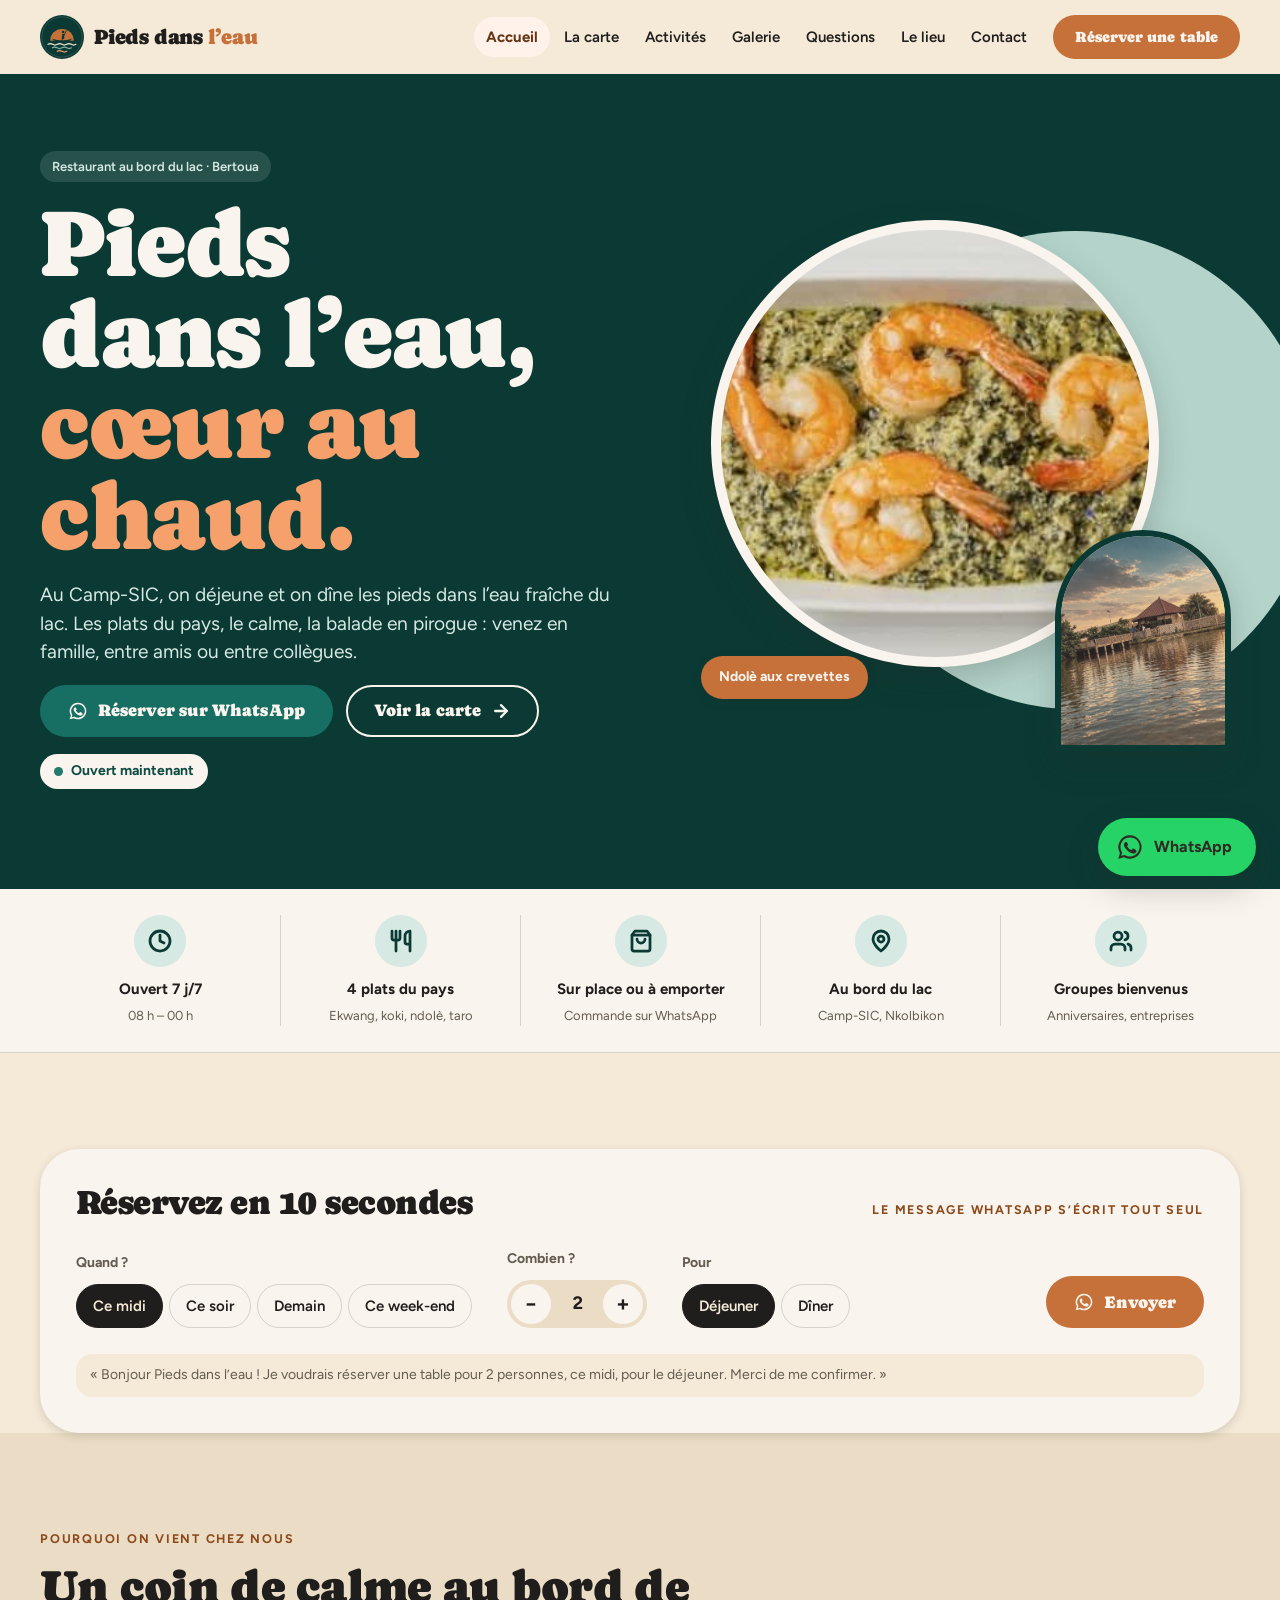
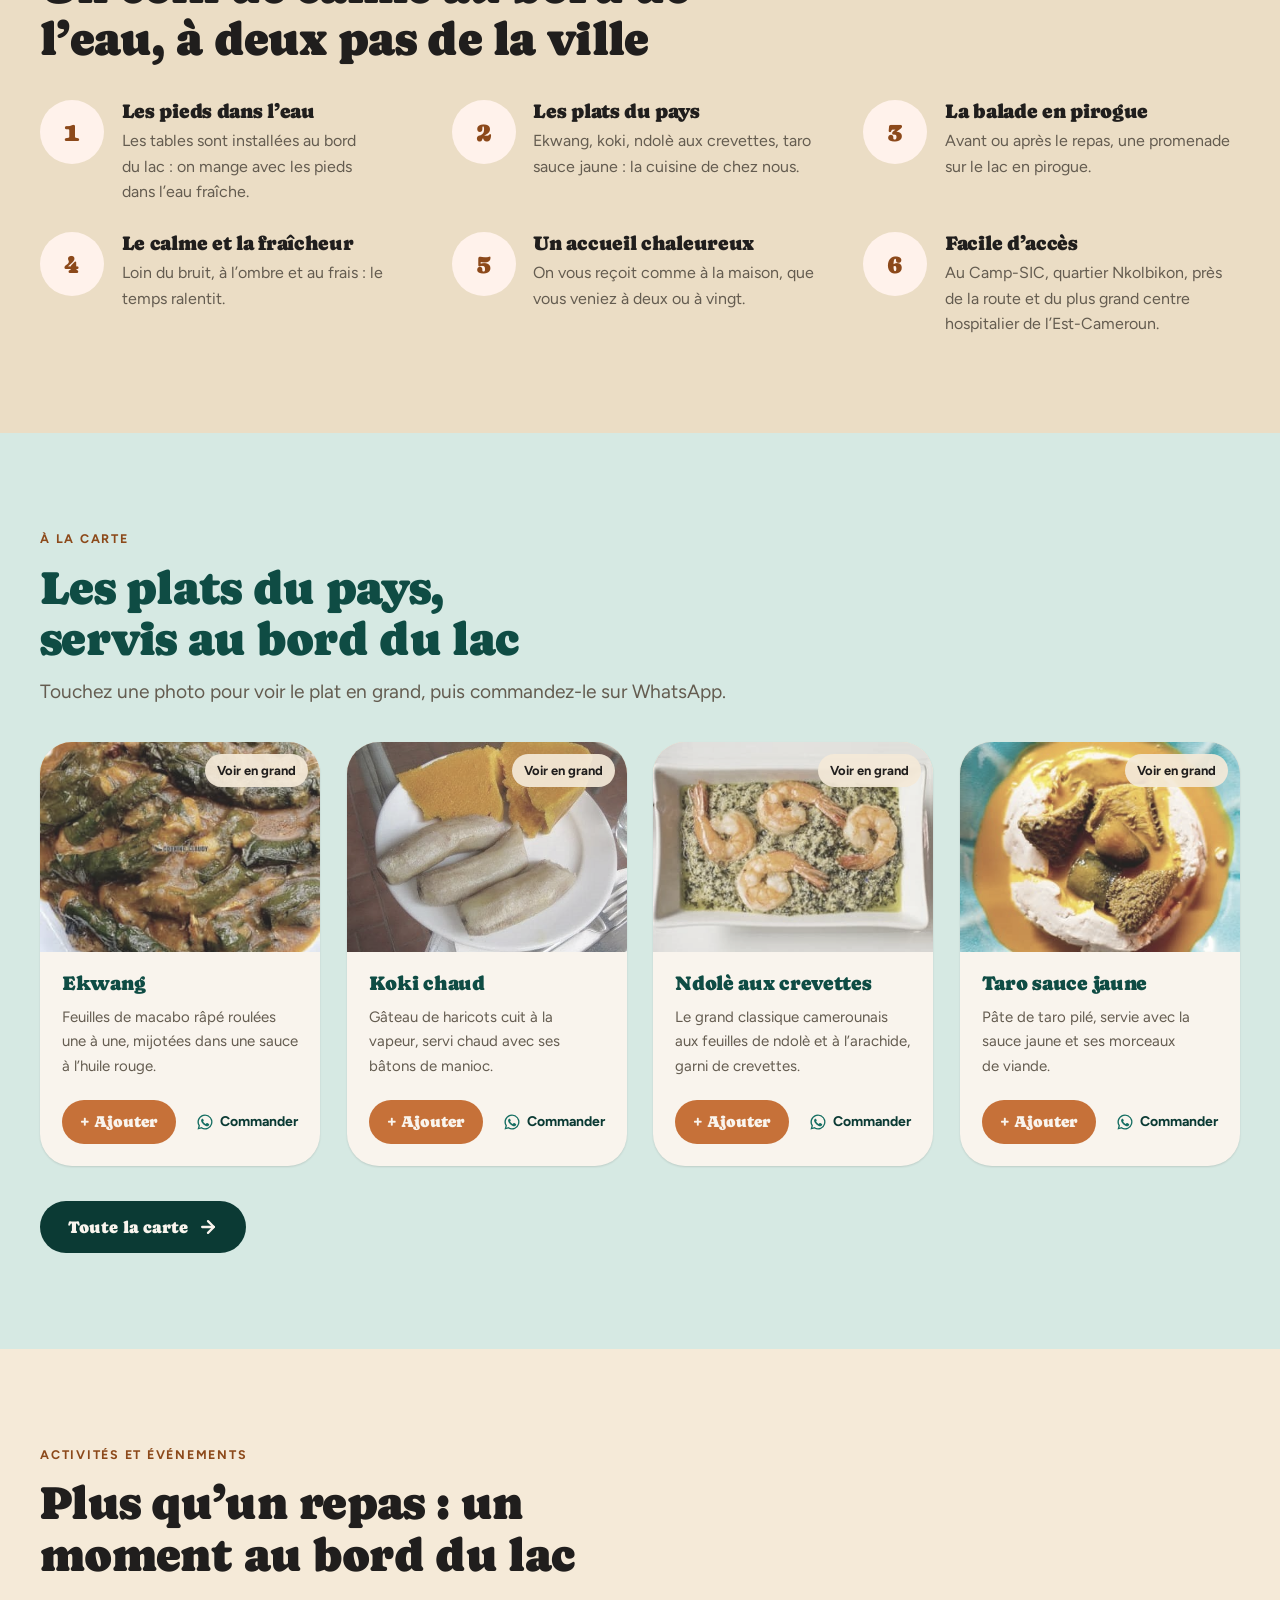
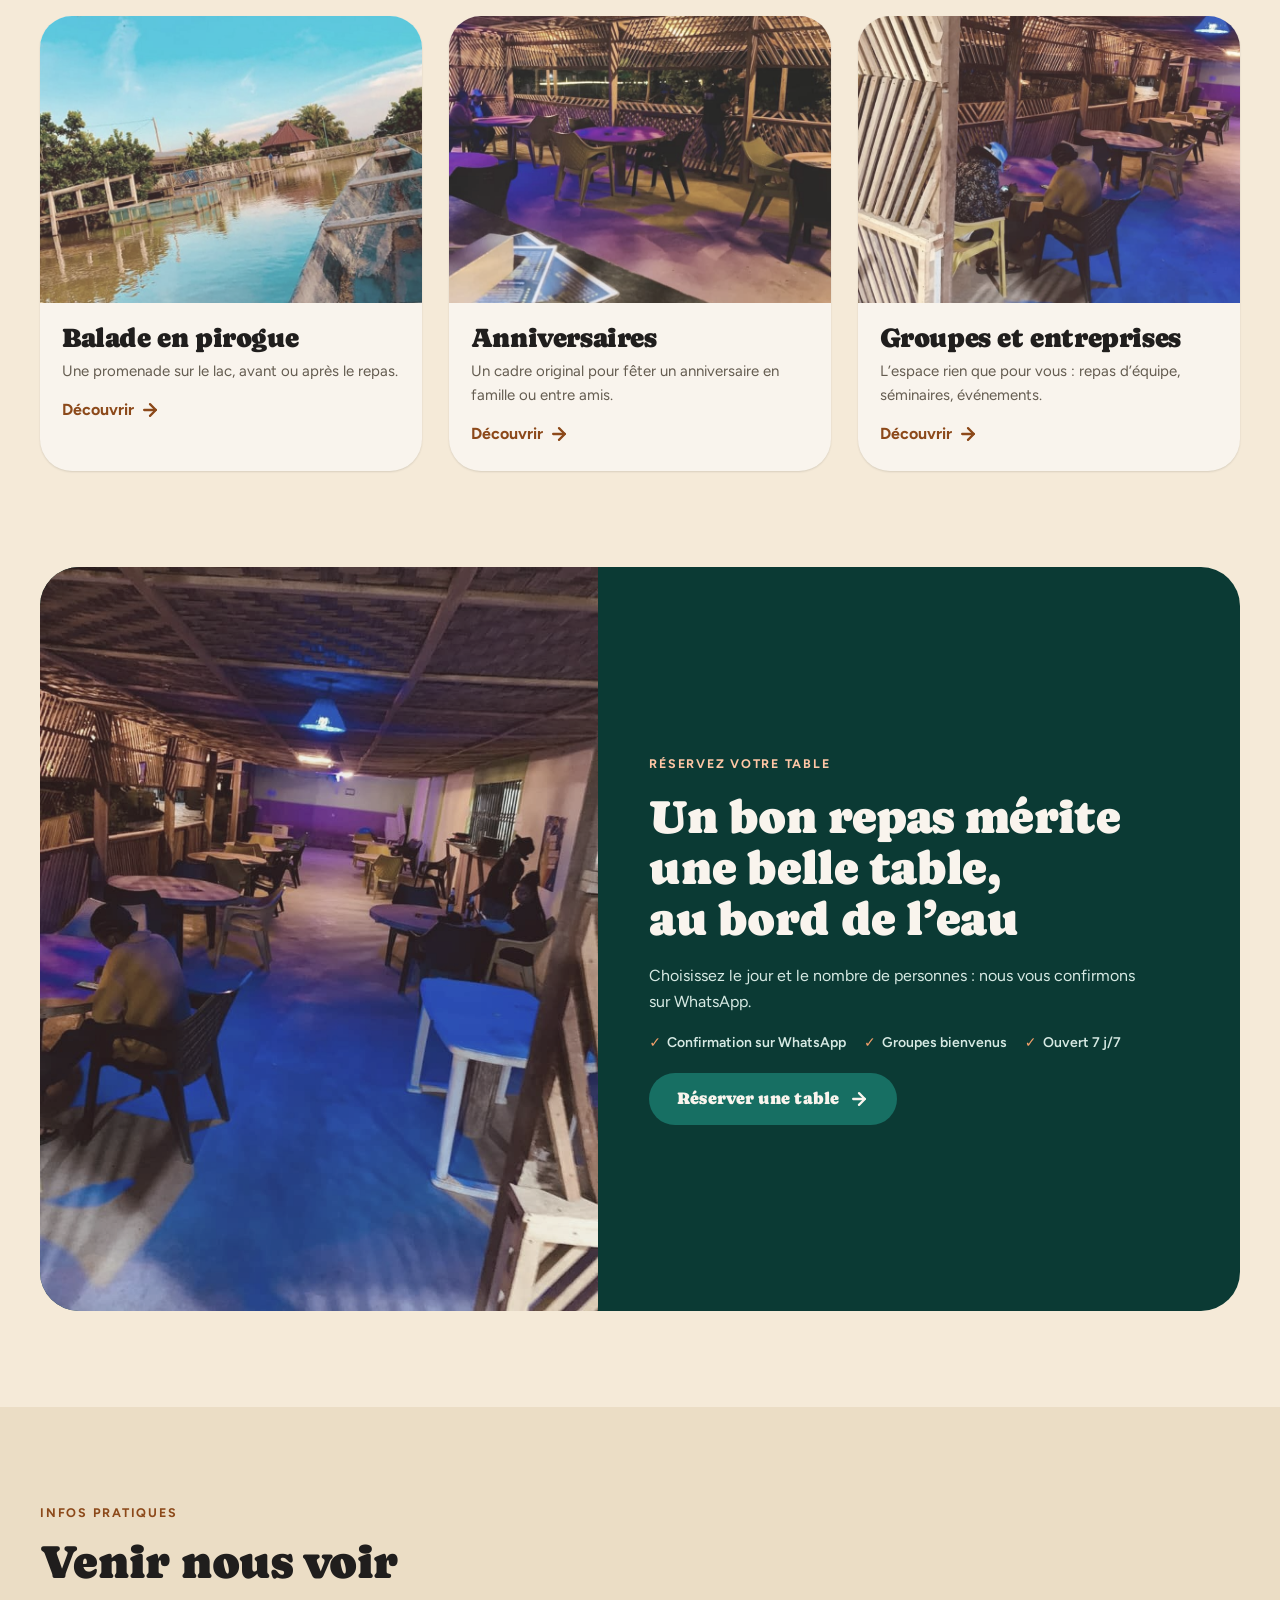
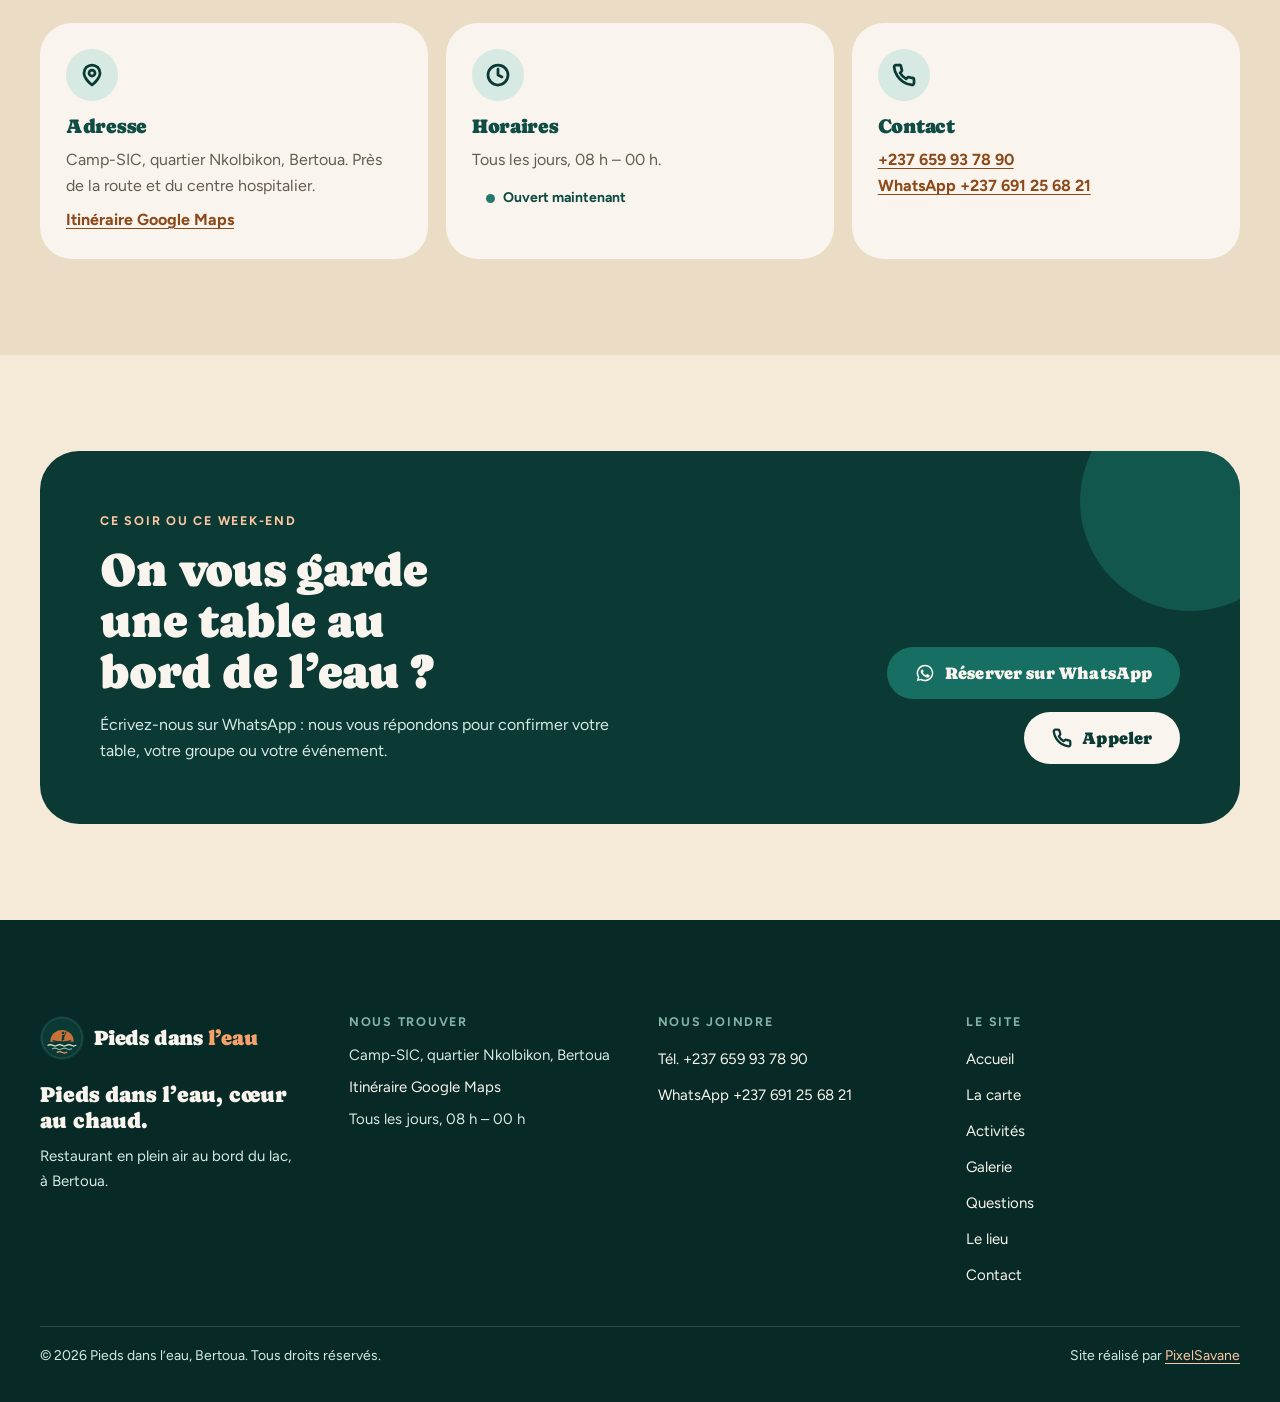
<file: index.html>
<!doctype html>
<html lang="fr">
<head>
<meta charset="utf-8">
<meta name="viewport" content="width=device-width, initial-scale=1">
<title>Pieds dans l’eau · Restaurant au bord du lac à Bertoua</title>
<meta name="description" content="Restaurant en plein air au bord du lac, au Camp-SIC à Bertoua. Ekwang, koki, ndolè aux crevettes, taro sauce jaune, balade en pirogue. Ouvert tous les jours.">
<meta name="theme-color" content="#f5ead8">
<link rel="canonical" href="https://pieds-dans-leau.vercel.app/">
<meta property="og:type" content="website">
<meta property="og:locale" content="fr_FR">
<meta property="og:site_name" content="Pieds dans l’eau">
<meta property="og:url" content="https://pieds-dans-leau.vercel.app/">
<meta property="og:title" content="Pieds dans l’eau · Restaurant au bord du lac à Bertoua">
<meta property="og:description" content="Restaurant en plein air au bord du lac, au Camp-SIC à Bertoua. Ekwang, koki, ndolè aux crevettes, taro sauce jaune, balade en pirogue. Ouvert tous les jours.">
<meta property="og:image" content="https://pieds-dans-leau.vercel.app/images/partage.png">
<meta property="og:image:width" content="1200">
<meta property="og:image:height" content="630">
<meta name="twitter:card" content="summary_large_image">
<link rel="icon" href="images/logo.svg" type="image/svg+xml">
<link rel="apple-touch-icon" href="images/icone-180.png">
<link rel="preconnect" href="https://fonts.googleapis.com">
<link rel="preconnect" href="https://fonts.gstatic.com" crossorigin>
<link href="https://fonts.googleapis.com/css2?family=Caprasimo&amp;family=Figtree:wght@400;500;600;700&amp;display=swap" rel="stylesheet">
<link rel="stylesheet" href="tokens.css">
<link rel="stylesheet" href="style.css">
</head>
<body data-base="" data-page="index.html" data-message="Bonjour Pieds dans l’eau ! Je voudrais réserver une table.">
<a class="saut" href="#contenu">Aller au contenu</a>
<header class="entete" id="entete">
  <div class="conteneur entete-barre">
    <a class="marque" href="index.html" aria-label="Pieds dans l’eau, accueil"><img src="images/logo.svg" alt="" width="44" height="44"><span>Pieds dans&nbsp;<em>l’eau</em></span></a>
    <nav class="nav" aria-label="Navigation principale">
      <ul>
          <li><a href="index.html" data-page="index.html" aria-current="page">Accueil</a></li>
          <li><a href="carte.html" data-page="carte.html">La carte</a></li>
          <li><a href="activites.html" data-page="activites.html">Activités</a></li>
          <li><a href="galerie.html" data-page="galerie.html">Galerie</a></li>
          <li><a href="questions.html" data-page="questions.html">Questions</a></li>
          <li><a href="a-propos.html" data-page="a-propos.html">Le lieu</a></li>
          <li><a href="contact.html" data-page="contact.html">Contact</a></li>
      </ul>
      <a class="bouton b-accent" href="https://wa.me/237691256821" data-wa="Bonjour Pieds dans l’eau ! Je voudrais réserver une table." target="_blank" rel="noopener">Réserver une table</a>
    </nav>
    <button class="nav-bouton" type="button" aria-expanded="false" aria-controls="menu-mobile"><svg class="ico" viewBox="0 0 24 24" fill="none" stroke="currentColor" stroke-width="2.75" stroke-linecap="round" stroke-linejoin="round" aria-hidden="true"><path d="M4 6h16M4 12h16M4 18h16"/></svg><span>Menu</span></button>
  </div>
  <div class="apercu" id="apercu" aria-hidden="true"></div>
</header>
<nav class="menu-mobile" id="menu-mobile" aria-label="Menu">
  <ul>
      <li><a href="index.html" aria-current="page"><img src="photos/lieu/lac-coucher.jpg" alt="" class="washed" loading="lazy"><span><b>Accueil</b><small>Le restaurant au bord du lac</small></span></a></li>
      <li><a href="carte.html"><img src="photos/plats/ndole.jpg" alt="" class="washed" loading="lazy"><span><b>La carte</b><small>Ekwang, koki, ndolè, taro</small></span></a></li>
      <li><a href="activites.html"><img src="photos/lieu/lac-pirogue.jpg" alt="" class="washed" loading="lazy"><span><b>Activités</b><small>Pirogue, anniversaires, entreprises</small></span></a></li>
      <li><a href="galerie.html"><img src="photos/lieu/soir-terrasse.jpg" alt="" class="washed" loading="lazy"><span><b>Galerie</b><small>Le lac et la terrasse en images</small></span></a></li>
      <li><a href="questions.html"><img src="photos/lieu/terrasse.jpg" alt="" class="washed" loading="lazy"><span><b>Questions</b><small>Horaires, réservation, accès</small></span></a></li>
      <li><a href="a-propos.html"><img src="photos/lieu/terrasse-jour.jpg" alt="" class="washed" loading="lazy"><span><b>Le lieu</b><small>Une terrasse au bord de l’eau</small></span></a></li>
      <li><a href="contact.html"><img src="photos/lieu/entree.jpg" alt="" class="washed" loading="lazy"><span><b>Contact</b><small>Réserver, venir, nous écrire</small></span></a></li>
  </ul>
</nav>
<main id="contenu">
<section class="heros">
  <div class="conteneur">
    <div class="heros-texte">
      <span class="etiquette monte">Restaurant au bord du lac · Bertoua</span>
      <h1 class="monte" style="--i:1">Pieds dans l’eau, <em>cœur au chaud.</em></h1>
      <p class="chapeau monte" style="--i:2">Au Camp-SIC, on déjeune et on dîne les pieds dans l’eau fraîche du lac. Les plats du pays, le calme, la balade en pirogue : venez en famille, entre amis ou entre collègues.</p>
      <div class="boutons monte" style="--i:3">
        <a class="bouton b-accent" href="https://wa.me/237691256821" data-wa="Bonjour Pieds dans l’eau ! Je voudrais réserver une table." target="_blank" rel="noopener"><svg class="ico" viewBox="0 0 24 24" fill="currentColor" aria-hidden="true"><path d="M12 2a10 10 0 0 0-8.6 15.1L2 22l5-1.3A10 10 0 1 0 12 2Zm0 18.2a8.2 8.2 0 0 1-4.2-1.2l-.3-.2-3 .8.8-2.9-.2-.3A8.2 8.2 0 1 1 12 20.2Zm4.5-6.1c-.2-.1-1.5-.7-1.7-.8-.2-.1-.4-.1-.6.1l-.8 1c-.1.2-.3.2-.5.1a6.7 6.7 0 0 1-3.3-2.9c-.2-.4.2-.4.7-1.3.1-.2 0-.3 0-.4l-.8-1.8c-.2-.5-.4-.4-.6-.4h-.5a1 1 0 0 0-.7.3 3 3 0 0 0-.9 2.2 5.2 5.2 0 0 0 1.1 2.7 11.8 11.8 0 0 0 4.5 4c1.7.7 2.3.8 3.2.6a2.7 2.7 0 0 0 1.8-1.2 2.2 2.2 0 0 0 .1-1.3c0-.1-.2-.2-.5-.3Z"/></svg>Réserver sur WhatsApp</a>
        <a class="bouton b-contour" href="carte.html">Voir la carte <svg class="ico fleche" viewBox="0 0 24 24" fill="none" stroke="currentColor" stroke-width="2.75" stroke-linecap="round" stroke-linejoin="round" aria-hidden="true"><path d="M5 12h14"/><path d="m12 5 7 7-7 7"/></svg></a>
      </div>
      <span class="statut monte" style="--i:4" data-ouverture>Tous les jours, 08 h – 00 h</span>
    </div>
    <div class="heros-photos monte" style="--i:2">
      <div class="heros-disque"></div>
      <div class="assiette"><img src="photos/plats/ndole.jpg" alt="Ndolè aux crevettes" width="512" height="317"></div>
      <div class="arche petite-arche"><img class="washed" src="photos/lieu/lac-coucher.jpg" alt="Le lac au coucher du soleil, vu depuis le restaurant" loading="lazy"></div>
      <span class="pastille-lac">Ndolè aux crevettes</span>
    </div>
  </div>
</section>
<section class="atouts-bande">
  <div class="conteneur">
    <ul class="atouts-ligne">
      <li class="monte" style="--i:0"><span class="rond-ico"><svg class="ico" viewBox="0 0 24 24" fill="none" stroke="currentColor" stroke-width="2.75" stroke-linecap="round" stroke-linejoin="round" aria-hidden="true"><circle cx="12" cy="12" r="10"/><path d="M12 6v6l4 2"/></svg></span><b>Ouvert 7 j/7</b><small>08 h – 00 h</small></li>
      <li class="monte" style="--i:1"><span class="rond-ico"><svg class="ico" viewBox="0 0 24 24" fill="none" stroke="currentColor" stroke-width="2.75" stroke-linecap="round" stroke-linejoin="round" aria-hidden="true"><path d="M3 2v7c0 1.1.9 2 2 2h4a2 2 0 0 0 2-2V2"/><path d="M7 2v20"/><path d="M21 15V2a5 5 0 0 0-5 5v6c0 1.1.9 2 2 2h3Zm0 0v7"/></svg></span><b>4 plats du pays</b><small>Ekwang, koki, ndolè, taro</small></li>
      <li class="monte" style="--i:2"><span class="rond-ico"><svg class="ico" viewBox="0 0 24 24" fill="none" stroke="currentColor" stroke-width="2.75" stroke-linecap="round" stroke-linejoin="round" aria-hidden="true"><path d="M6 2 3 6v14a2 2 0 0 0 2 2h14a2 2 0 0 0 2-2V6l-3-4Z"/><path d="M3 6h18"/><path d="M16 10a4 4 0 0 1-8 0"/></svg></span><b>Sur place ou à emporter</b><small>Commande sur WhatsApp</small></li>
      <li class="monte" style="--i:3"><span class="rond-ico"><svg class="ico" viewBox="0 0 24 24" fill="none" stroke="currentColor" stroke-width="2.75" stroke-linecap="round" stroke-linejoin="round" aria-hidden="true"><path d="M20 10c0 6-8 12-8 12s-8-6-8-12a8 8 0 0 1 16 0Z"/><circle cx="12" cy="10" r="3"/></svg></span><b>Au bord du lac</b><small>Camp-SIC, Nkolbikon</small></li>
      <li class="monte" style="--i:4"><span class="rond-ico"><svg class="ico" viewBox="0 0 24 24" fill="none" stroke="currentColor" stroke-width="2.75" stroke-linecap="round" stroke-linejoin="round" aria-hidden="true"><path d="M16 21v-2a4 4 0 0 0-4-4H6a4 4 0 0 0-4 4v2"/><circle cx="9" cy="7" r="4"/><path d="M22 21v-2a4 4 0 0 0-3-3.87"/><path d="M16 3.13a4 4 0 0 1 0 7.75"/></svg></span><b>Groupes bienvenus</b><small>Anniversaires, entreprises</small></li>
    </ul>
  </div>
</section>
<section class="section-resa10">
  <div class="conteneur">
    <div class="resa10 monte" style="--i:3" id="resa10">
      <div class="resa10-tete">
        <h2>Réservez en 10 secondes</h2>
        <span class="surtitre">Le message WhatsApp s’écrit tout seul</span>
      </div>
      <div class="resa10-grille">
        <div class="choix-groupe"><span>Quand ?</span>
          <div class="puces" data-groupe="moment">
            <button type="button" class="puce" aria-pressed="true">Ce midi</button>
            <button type="button" class="puce" aria-pressed="false">Ce soir</button>
            <button type="button" class="puce" aria-pressed="false">Demain</button>
            <button type="button" class="puce" aria-pressed="false">Ce week-end</button>
          </div></div>
        <div class="choix-groupe"><span>Combien ?</span>
          <div class="compteur"><button type="button" data-delta="-1" aria-label="Une personne de moins">−</button><output id="resa10-n" aria-live="polite">2</output><button type="button" data-delta="1" aria-label="Une personne de plus">+</button></div></div>
        <div class="choix-groupe"><span>Pour</span>
          <div class="puces" data-groupe="repas">
            <button type="button" class="puce" aria-pressed="true">Déjeuner</button>
            <button type="button" class="puce" aria-pressed="false">Dîner</button>
          </div></div>
        <a class="bouton b-accent" id="resa10-envoyer" href="https://wa.me/237691256821" data-wa="" target="_blank" rel="noopener"><svg class="ico" viewBox="0 0 24 24" fill="currentColor" aria-hidden="true"><path d="M12 2a10 10 0 0 0-8.6 15.1L2 22l5-1.3A10 10 0 1 0 12 2Zm0 18.2a8.2 8.2 0 0 1-4.2-1.2l-.3-.2-3 .8.8-2.9-.2-.3A8.2 8.2 0 1 1 12 20.2Zm4.5-6.1c-.2-.1-1.5-.7-1.7-.8-.2-.1-.4-.1-.6.1l-.8 1c-.1.2-.3.2-.5.1a6.7 6.7 0 0 1-3.3-2.9c-.2-.4.2-.4.7-1.3.1-.2 0-.3 0-.4l-.8-1.8c-.2-.5-.4-.4-.6-.4h-.5a1 1 0 0 0-.7.3 3 3 0 0 0-.9 2.2 5.2 5.2 0 0 0 1.1 2.7 11.8 11.8 0 0 0 4.5 4c1.7.7 2.3.8 3.2.6a2.7 2.7 0 0 0 1.8-1.2 2.2 2.2 0 0 0 .1-1.3c0-.1-.2-.2-.5-.3Z"/></svg>Envoyer</a>
      </div>
      <p class="resa10-message" id="resa10-message"></p>
    </div>
  </div>
</section>

<section class="section section-surface">
  <div class="conteneur">
    <div class="section-tete monte"><span class="surtitre">Pourquoi on vient chez nous</span><h2>Un coin de calme au bord de l’eau, à deux pas de la ville</h2></div>
    <ol class="atouts">
      <li class="monte" style="--i:0"><span class="num">1</span><div><h3>Les pieds dans l’eau</h3><p>Les tables sont installées au bord du lac : on mange avec les pieds dans l’eau fraîche.</p></div></li>
      <li class="monte" style="--i:1"><span class="num">2</span><div><h3>Les plats du pays</h3><p>Ekwang, koki, ndolè aux crevettes, taro sauce jaune : la cuisine de chez nous.</p></div></li>
      <li class="monte" style="--i:2"><span class="num">3</span><div><h3>La balade en pirogue</h3><p>Avant ou après le repas, une promenade sur le lac en pirogue.</p></div></li>
      <li class="monte" style="--i:3"><span class="num">4</span><div><h3>Le calme et la fraîcheur</h3><p>Loin du bruit, à l’ombre et au frais : le temps ralentit.</p></div></li>
      <li class="monte" style="--i:4"><span class="num">5</span><div><h3>Un accueil chaleureux</h3><p>On vous reçoit comme à la maison, que vous veniez à deux ou à vingt.</p></div></li>
      <li class="monte" style="--i:5"><span class="num">6</span><div><h3>Facile d’accès</h3><p>Au Camp-SIC, quartier Nkolbikon, près de la route et du plus grand centre hospitalier de l’Est-Cameroun.</p></div></li>
    </ol>
  </div>
</section>

<section class="section section-sauge">
  <div class="conteneur">
    <div class="section-tete monte"><span class="surtitre">À la carte</span><h2>Les plats du pays, servis au bord du lac</h2><p class="chapeau">Touchez une photo pour voir le plat en grand, puis commandez-le sur WhatsApp.</p></div>
    <div class="grille-plats" id="apercu-carte"></div>
    <div class="boutons" style="margin-top:var(--space-8)"><a class="bouton b-sombre" href="carte.html">Toute la carte <svg class="ico fleche" viewBox="0 0 24 24" fill="none" stroke="currentColor" stroke-width="2.75" stroke-linecap="round" stroke-linejoin="round" aria-hidden="true"><path d="M5 12h14"/><path d="m12 5 7 7-7 7"/></svg></a></div>
  </div>
</section>

<section class="section">
  <div class="conteneur">
    <div class="section-tete monte"><span class="surtitre">Activités et événements</span><h2>Plus qu’un repas : un moment au bord du lac</h2></div>
    <div class="grille-trois">
      <a class="carte-act monte" style="--i:0" href="activites.html#pirogue"><div class="photo"><img class="washed" src="photos/lieu/lac-pirogue.jpg" alt="Une pirogue sur le lac" loading="lazy"></div><div class="corps"><h3>Balade en pirogue</h3><p>Une promenade sur le lac, avant ou après le repas.</p><span class="lien">Découvrir <svg class="ico fleche" viewBox="0 0 24 24" fill="none" stroke="currentColor" stroke-width="2.75" stroke-linecap="round" stroke-linejoin="round" aria-hidden="true"><path d="M5 12h14"/><path d="m12 5 7 7-7 7"/></svg></span></div></a>
      <a class="carte-act monte" style="--i:1" href="activites.html#anniversaires"><div class="photo"><img class="washed" src="photos/lieu/soir-terrasse.jpg" alt="La terrasse éclairée le soir" loading="lazy"></div><div class="corps"><h3>Anniversaires</h3><p>Un cadre original pour fêter un anniversaire en famille ou entre amis.</p><span class="lien">Découvrir <svg class="ico fleche" viewBox="0 0 24 24" fill="none" stroke="currentColor" stroke-width="2.75" stroke-linecap="round" stroke-linejoin="round" aria-hidden="true"><path d="M5 12h14"/><path d="m12 5 7 7-7 7"/></svg></span></div></a>
      <a class="carte-act monte" style="--i:2" href="activites.html#entreprises"><div class="photo"><img class="washed" src="photos/lieu/soir-tables.jpg" alt="Des tables dressées pour un groupe" loading="lazy"></div><div class="corps"><h3>Groupes et entreprises</h3><p>L’espace rien que pour vous : repas d’équipe, séminaires, événements.</p><span class="lien">Découvrir <svg class="ico fleche" viewBox="0 0 24 24" fill="none" stroke="currentColor" stroke-width="2.75" stroke-linecap="round" stroke-linejoin="round" aria-hidden="true"><path d="M5 12h14"/><path d="m12 5 7 7-7 7"/></svg></span></div></a>
    </div>
  </div>
</section>

<section class="section" style="padding-top:0">
  <div class="conteneur">
    <div class="resa-photo monte">
      <div class="resa-photo-img"><img class="washed" src="photos/lieu/soir-salle.jpg" alt="La salle éclairée le soir" loading="lazy"></div>
      <div class="resa-photo-texte">
        <span class="surtitre" style="color:var(--accent-300)">Réservez votre table</span>
        <h2>Un bon repas mérite une belle table, au bord de l’eau</h2>
        <p>Choisissez le jour et le nombre de personnes : nous vous confirmons sur WhatsApp.</p>
        <ul class="coches"><li>Confirmation sur WhatsApp</li><li>Groupes bienvenus</li><li>Ouvert 7 j/7</li></ul>
        <a class="bouton b-accent" href="contact.html#reserver">Réserver une table <svg class="ico fleche" viewBox="0 0 24 24" fill="none" stroke="currentColor" stroke-width="2.75" stroke-linecap="round" stroke-linejoin="round" aria-hidden="true"><path d="M5 12h14"/><path d="m12 5 7 7-7 7"/></svg></a>
      </div>
    </div>
  </div>
</section>

<section class="section section-surface">
  <div class="conteneur">
    <div class="section-tete monte"><span class="surtitre">Infos pratiques</span><h2>Venir nous voir</h2></div>
    <div class="infos">
      <div class="info monte" style="--i:0"><span class="icone"><svg class="ico" viewBox="0 0 24 24" fill="none" stroke="currentColor" stroke-width="2.75" stroke-linecap="round" stroke-linejoin="round" aria-hidden="true"><path d="M20 10c0 6-8 12-8 12s-8-6-8-12a8 8 0 0 1 16 0Z"/><circle cx="12" cy="10" r="3"/></svg></span><h3>Adresse</h3><p>Camp-SIC, quartier Nkolbikon, Bertoua. Près de la route et du centre hospitalier.</p><a href="https://www.google.com/maps/search/?api=1&amp;query=Camp+SIC+Nkolbikon+Bertoua" target="_blank" rel="noopener">Itinéraire Google Maps</a></div>
      <div class="info monte" style="--i:1"><span class="icone"><svg class="ico" viewBox="0 0 24 24" fill="none" stroke="currentColor" stroke-width="2.75" stroke-linecap="round" stroke-linejoin="round" aria-hidden="true"><circle cx="12" cy="12" r="10"/><path d="M12 6v6l4 2"/></svg></span><h3>Horaires</h3><p>Tous les jours, 08 h – 00 h.</p><span class="statut" data-ouverture></span></div>
      <div class="info monte" style="--i:2"><span class="icone"><svg class="ico" viewBox="0 0 24 24" fill="none" stroke="currentColor" stroke-width="2.75" stroke-linecap="round" stroke-linejoin="round" aria-hidden="true"><path d="M22 16.92v3a2 2 0 0 1-2.18 2 19.79 19.79 0 0 1-8.63-3.07 19.5 19.5 0 0 1-6-6 19.79 19.79 0 0 1-3.07-8.67A2 2 0 0 1 4.11 2h3a2 2 0 0 1 2 1.72c.13.96.36 1.9.7 2.81a2 2 0 0 1-.45 2.11L8.09 9.91a16 16 0 0 0 6 6l1.27-1.27a2 2 0 0 1 2.11-.45c.91.34 1.85.57 2.81.7A2 2 0 0 1 22 16.92z"/></svg></span><h3>Contact</h3><p><a href="tel:+237659937890">+237 659 93 78 90</a><br><a href="https://wa.me/237691256821" data-wa="Bonjour Pieds dans l’eau !" target="_blank" rel="noopener">WhatsApp +237 691 25 68 21</a></p></div>
    </div>
  </div>
</section>
<div style="height:var(--section)"></div>
<section class="bandeau-zone">
  <div class="conteneur">
    <div class="bandeau">
      <div style="display:grid;gap:14px">
        <span class="surtitre" style="color:var(--accent-300)">Ce soir ou ce week-end</span>
        <h2>On vous garde une table au bord de l’eau ?</h2>
        <p>Écrivez-nous sur WhatsApp : nous vous répondons pour confirmer votre table, votre groupe ou votre événement.</p>
      </div>
      <div class="boutons">
        <a class="bouton b-accent" href="https://wa.me/237691256821" data-wa="Bonjour Pieds dans l’eau ! Je voudrais réserver une table." target="_blank" rel="noopener"><svg class="ico" viewBox="0 0 24 24" fill="currentColor" aria-hidden="true"><path d="M12 2a10 10 0 0 0-8.6 15.1L2 22l5-1.3A10 10 0 1 0 12 2Zm0 18.2a8.2 8.2 0 0 1-4.2-1.2l-.3-.2-3 .8.8-2.9-.2-.3A8.2 8.2 0 1 1 12 20.2Zm4.5-6.1c-.2-.1-1.5-.7-1.7-.8-.2-.1-.4-.1-.6.1l-.8 1c-.1.2-.3.2-.5.1a6.7 6.7 0 0 1-3.3-2.9c-.2-.4.2-.4.7-1.3.1-.2 0-.3 0-.4l-.8-1.8c-.2-.5-.4-.4-.6-.4h-.5a1 1 0 0 0-.7.3 3 3 0 0 0-.9 2.2 5.2 5.2 0 0 0 1.1 2.7 11.8 11.8 0 0 0 4.5 4c1.7.7 2.3.8 3.2.6a2.7 2.7 0 0 0 1.8-1.2 2.2 2.2 0 0 0 .1-1.3c0-.1-.2-.2-.5-.3Z"/></svg>Réserver sur WhatsApp</a>
        <a class="bouton b-clair" href="tel:+237659937890"><svg class="ico" viewBox="0 0 24 24" fill="none" stroke="currentColor" stroke-width="2.75" stroke-linecap="round" stroke-linejoin="round" aria-hidden="true"><path d="M22 16.92v3a2 2 0 0 1-2.18 2 19.79 19.79 0 0 1-8.63-3.07 19.5 19.5 0 0 1-6-6 19.79 19.79 0 0 1-3.07-8.67A2 2 0 0 1 4.11 2h3a2 2 0 0 1 2 1.72c.13.96.36 1.9.7 2.81a2 2 0 0 1-.45 2.11L8.09 9.91a16 16 0 0 0 6 6l1.27-1.27a2 2 0 0 1 2.11-.45c.91.34 1.85.57 2.81.7A2 2 0 0 1 22 16.92z"/></svg>Appeler</a>
      </div>
    </div>
  </div>
</section>
</main>
<footer class="pied">
  <div class="conteneur">
    <div class="pied-grille">
      <div>
        <a class="marque" href="index.html"><img src="images/logo.svg" alt="" width="44" height="44"><span>Pieds dans&nbsp;<em>l’eau</em></span></a>
        <p class="slogan">Pieds dans l’eau, cœur au chaud.</p>
        <p style="margin-top:10px">Restaurant en plein air au bord du lac, à Bertoua.</p>
      </div>
      <div>
        <h2>Nous trouver</h2>
        <ul>
          <li>Camp-SIC, quartier Nkolbikon, Bertoua</li>
          <li><a href="https://www.google.com/maps/search/?api=1&amp;query=Camp+SIC+Nkolbikon+Bertoua" target="_blank" rel="noopener">Itinéraire Google Maps</a></li>
          <li>Tous les jours, 08 h – 00 h</li>
        </ul>
      </div>
      <div>
        <h2>Nous joindre</h2>
        <ul>
          <li><a href="tel:+237659937890">Tél. +237 659 93 78 90</a></li>
          <li><a href="https://wa.me/237691256821" data-wa="Bonjour Pieds dans l’eau !" target="_blank" rel="noopener">WhatsApp +237 691 25 68 21</a></li>
        </ul>
      </div>
      <div>
        <h2>Le site</h2>
        <ul>
          <li><a href="index.html">Accueil</a></li>
          <li><a href="carte.html">La carte</a></li>
          <li><a href="activites.html">Activités</a></li>
          <li><a href="galerie.html">Galerie</a></li>
          <li><a href="questions.html">Questions</a></li>
          <li><a href="a-propos.html">Le lieu</a></li>
          <li><a href="contact.html">Contact</a></li>
        </ul>
      </div>
    </div>
    <div class="copyright">
      <p>© <span data-annee>2026</span> Pieds dans l’eau, Bertoua. Tous droits réservés.</p>
      <p>Site réalisé par <a href="https://wa.me/237696229416?text=Bonjour%20PixelSavane%20%21%20J%27ai%20vu%20le%20site%20de%20Pieds%20dans%20l%27eau%20et%20je%20voudrais%20un%20site%20moi%20aussi." target="_blank" rel="noopener">PixelSavane</a></p>
    </div>
  </div>
</footer>
<a class="wa-flottant" href="https://wa.me/237691256821" data-wa="" target="_blank" rel="noopener" aria-label="Nous écrire sur WhatsApp"><svg class="ico" viewBox="0 0 24 24" fill="currentColor" aria-hidden="true"><path d="M12 2a10 10 0 0 0-8.6 15.1L2 22l5-1.3A10 10 0 1 0 12 2Zm0 18.2a8.2 8.2 0 0 1-4.2-1.2l-.3-.2-3 .8.8-2.9-.2-.3A8.2 8.2 0 1 1 12 20.2Zm4.5-6.1c-.2-.1-1.5-.7-1.7-.8-.2-.1-.4-.1-.6.1l-.8 1c-.1.2-.3.2-.5.1a6.7 6.7 0 0 1-3.3-2.9c-.2-.4.2-.4.7-1.3.1-.2 0-.3 0-.4l-.8-1.8c-.2-.5-.4-.4-.6-.4h-.5a1 1 0 0 0-.7.3 3 3 0 0 0-.9 2.2 5.2 5.2 0 0 0 1.1 2.7 11.8 11.8 0 0 0 4.5 4c1.7.7 2.3.8 3.2.6a2.7 2.7 0 0 0 1.8-1.2 2.2 2.2 0 0 0 .1-1.3c0-.1-.2-.2-.5-.3Z"/></svg><span>WhatsApp</span></a>
<div class="wa-barre">
  <a class="bouton" href="https://wa.me/237691256821" data-wa="" target="_blank" rel="noopener"><svg class="ico" viewBox="0 0 24 24" fill="currentColor" aria-hidden="true"><path d="M12 2a10 10 0 0 0-8.6 15.1L2 22l5-1.3A10 10 0 1 0 12 2Zm0 18.2a8.2 8.2 0 0 1-4.2-1.2l-.3-.2-3 .8.8-2.9-.2-.3A8.2 8.2 0 1 1 12 20.2Zm4.5-6.1c-.2-.1-1.5-.7-1.7-.8-.2-.1-.4-.1-.6.1l-.8 1c-.1.2-.3.2-.5.1a6.7 6.7 0 0 1-3.3-2.9c-.2-.4.2-.4.7-1.3.1-.2 0-.3 0-.4l-.8-1.8c-.2-.5-.4-.4-.6-.4h-.5a1 1 0 0 0-.7.3 3 3 0 0 0-.9 2.2 5.2 5.2 0 0 0 1.1 2.7 11.8 11.8 0 0 0 4.5 4c1.7.7 2.3.8 3.2.6a2.7 2.7 0 0 0 1.8-1.2 2.2 2.2 0 0 0 .1-1.3c0-.1-.2-.2-.5-.3Z"/></svg>Réserver sur WhatsApp</a>
  <a class="appel" href="tel:+237659937890" aria-label="Appeler le restaurant"><svg class="ico" viewBox="0 0 24 24" fill="none" stroke="currentColor" stroke-width="2.75" stroke-linecap="round" stroke-linejoin="round" aria-hidden="true"><path d="M22 16.92v3a2 2 0 0 1-2.18 2 19.79 19.79 0 0 1-8.63-3.07 19.5 19.5 0 0 1-6-6 19.79 19.79 0 0 1-3.07-8.67A2 2 0 0 1 4.11 2h3a2 2 0 0 1 2 1.72c.13.96.36 1.9.7 2.81a2 2 0 0 1-.45 2.11L8.09 9.91a16 16 0 0 0 6 6l1.27-1.27a2 2 0 0 1 2.11-.45c.91.34 1.85.57 2.81.7A2 2 0 0 1 22 16.92z"/></svg></a>
</div>
<script src="contenu.js"></script>
<script src="site.js"></script>
</body>
</html>
</file>
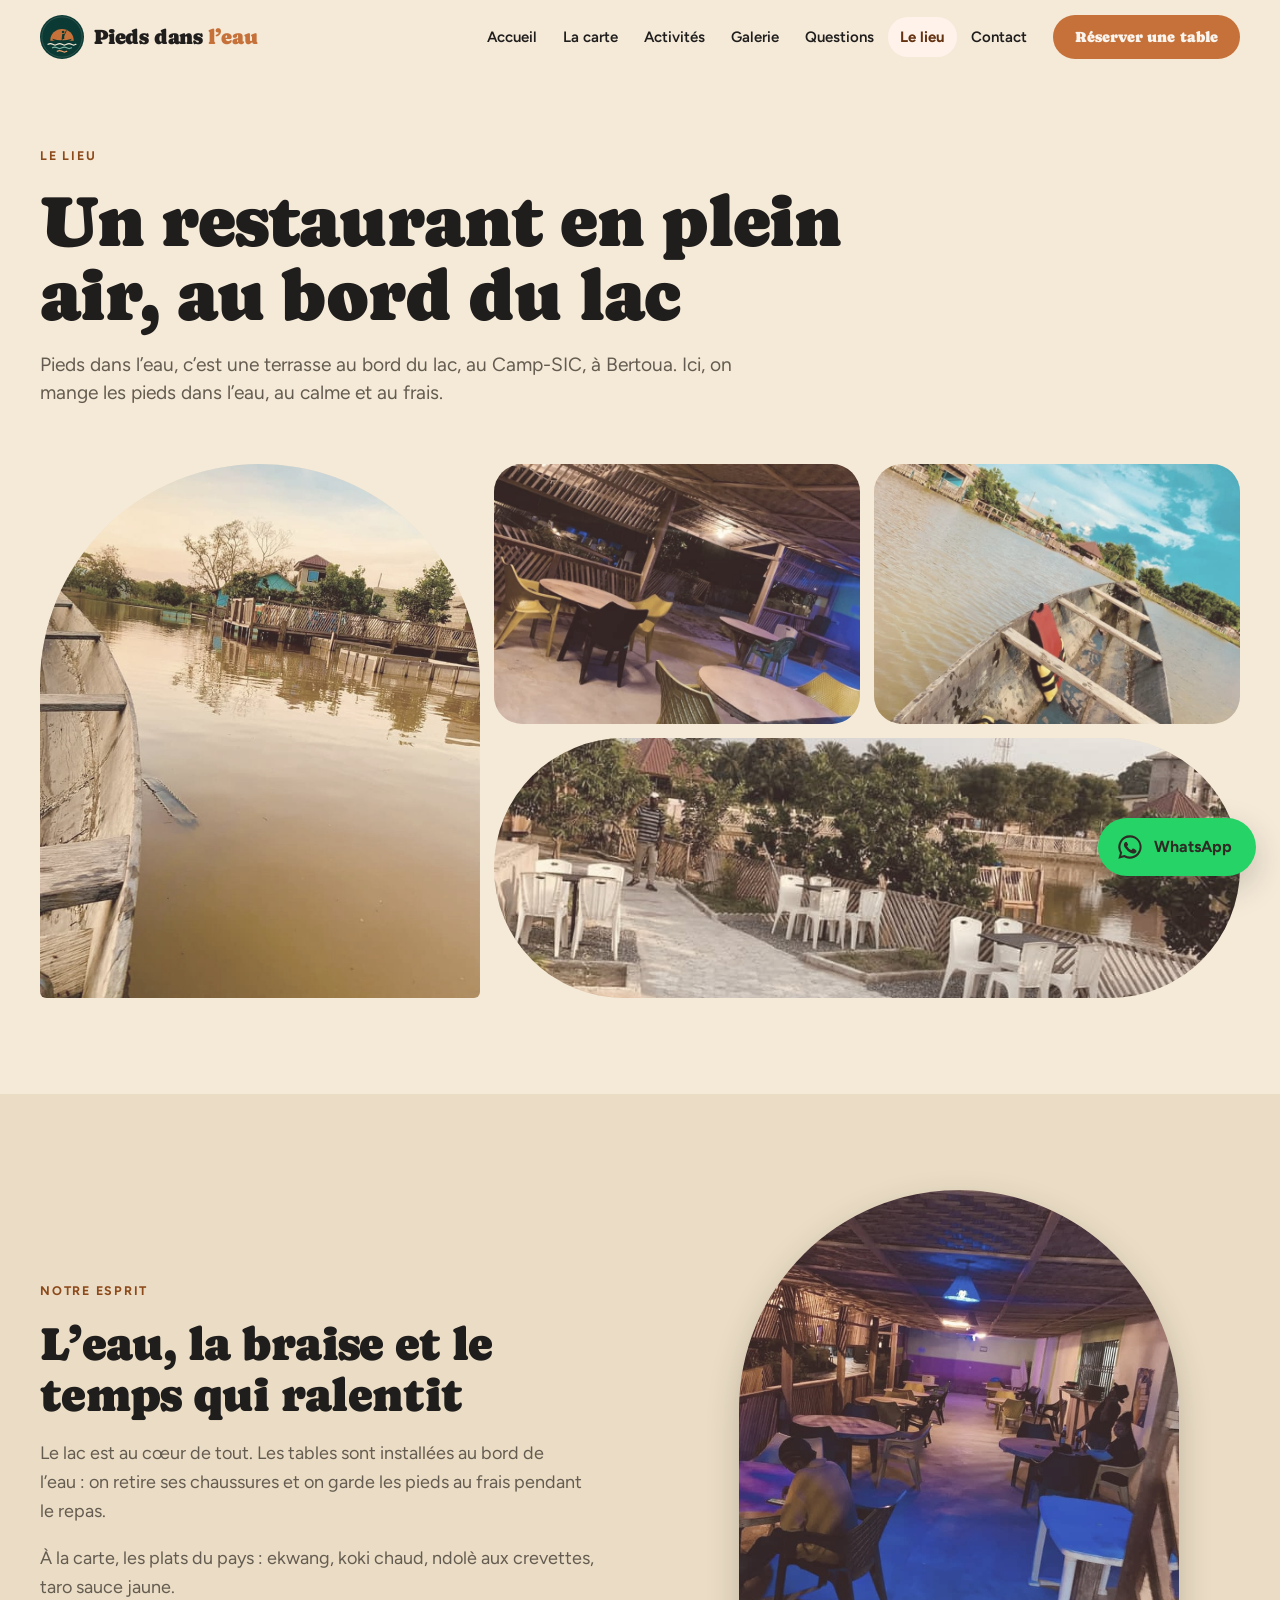
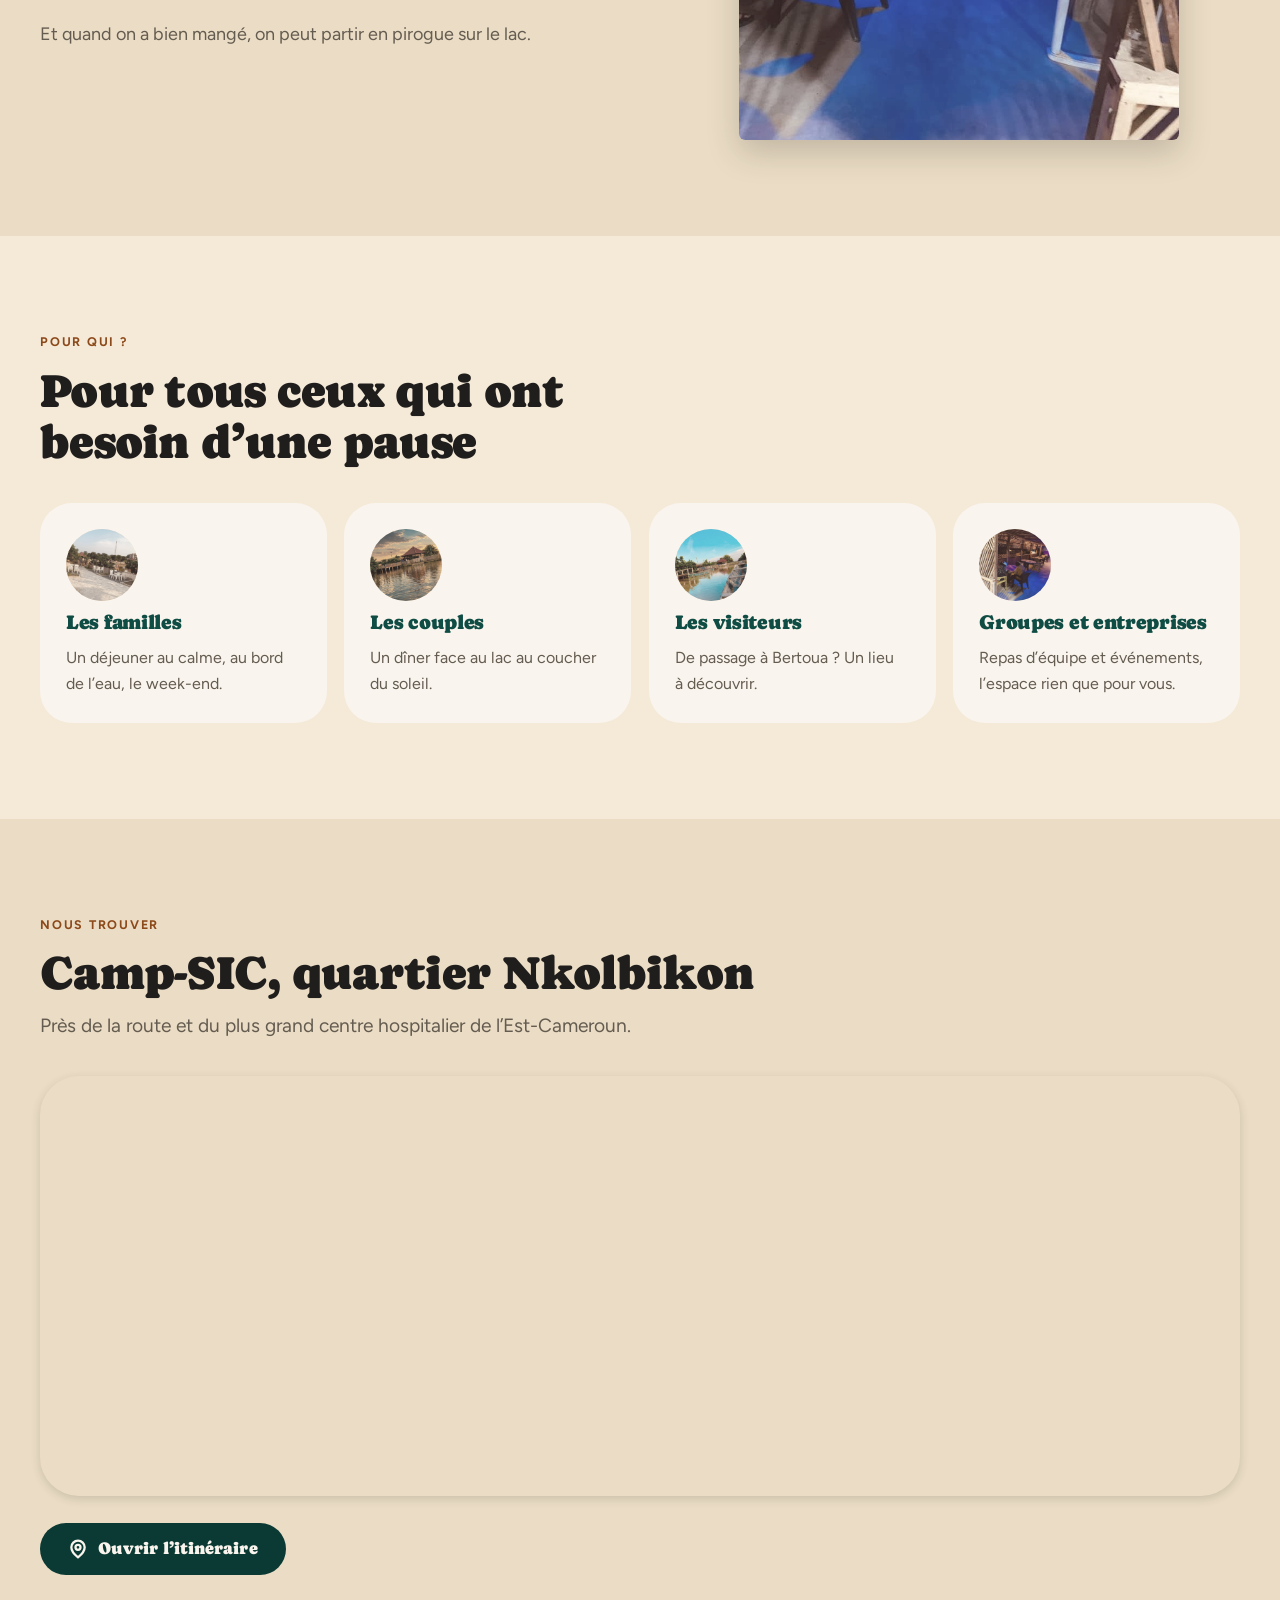
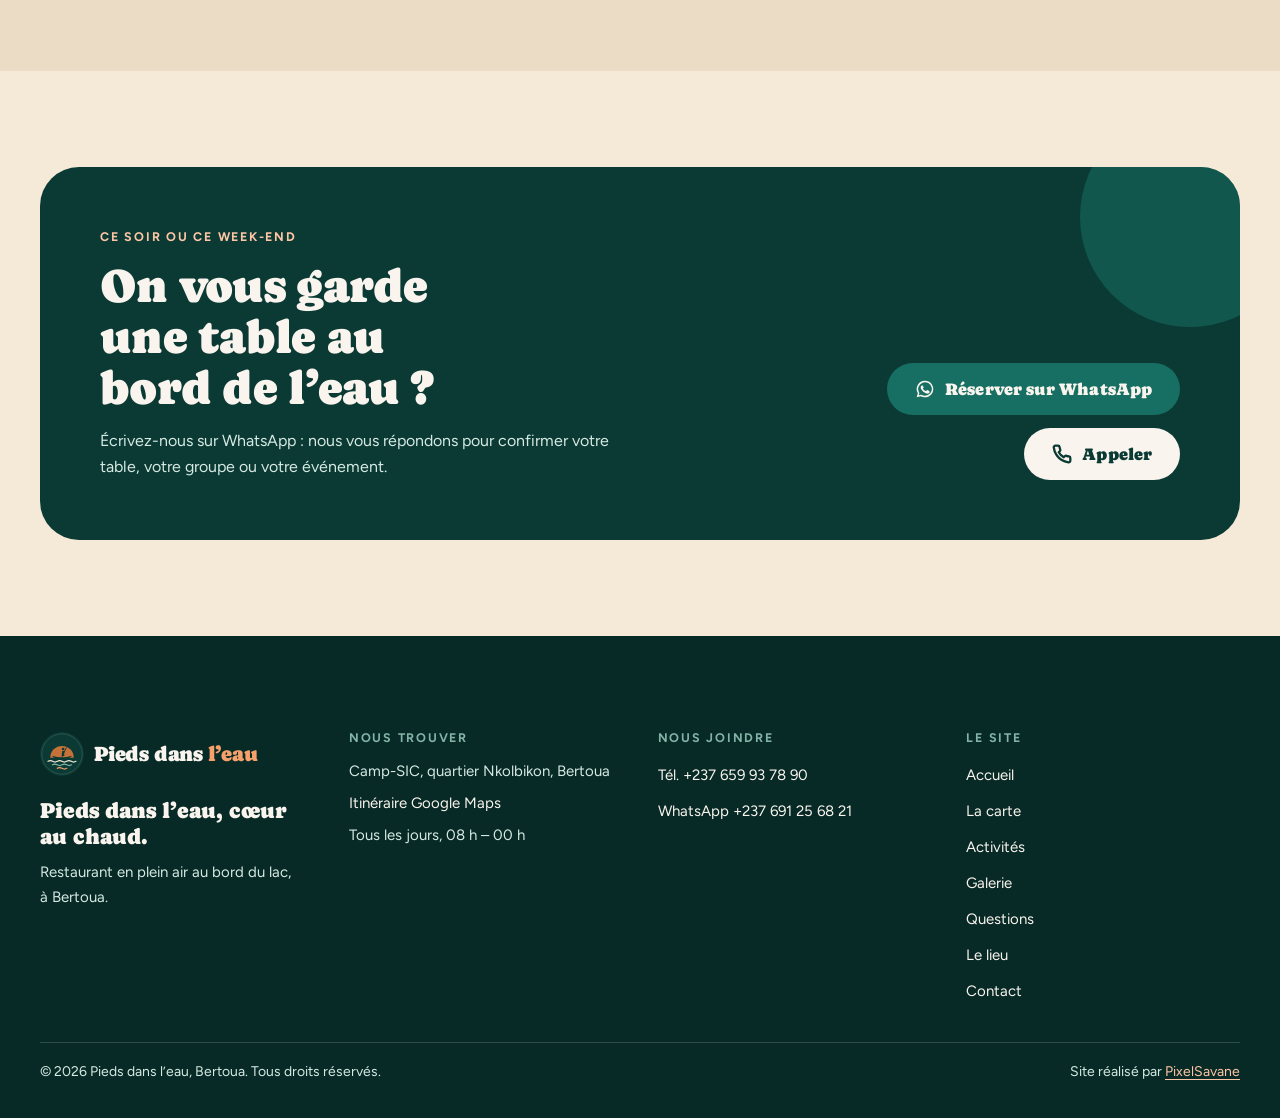
<file: a-propos.html>
<!doctype html>
<html lang="fr">
<head>
<meta charset="utf-8">
<meta name="viewport" content="width=device-width, initial-scale=1">
<title>Le lieu · Pieds dans l’eau, Bertoua</title>
<meta name="description" content="Un restaurant en plein air au bord du lac, au Camp-SIC à Bertoua : on mange les pieds dans l’eau, au calme et au frais.">
<meta name="theme-color" content="#f5ead8">
<link rel="canonical" href="https://pieds-dans-leau.vercel.app/a-propos.html">
<meta property="og:type" content="website">
<meta property="og:locale" content="fr_FR">
<meta property="og:site_name" content="Pieds dans l’eau">
<meta property="og:url" content="https://pieds-dans-leau.vercel.app/a-propos.html">
<meta property="og:title" content="Le lieu · Pieds dans l’eau, Bertoua">
<meta property="og:description" content="Un restaurant en plein air au bord du lac, au Camp-SIC à Bertoua : on mange les pieds dans l’eau, au calme et au frais.">
<meta property="og:image" content="https://pieds-dans-leau.vercel.app/images/partage.png">
<meta property="og:image:width" content="1200">
<meta property="og:image:height" content="630">
<meta name="twitter:card" content="summary_large_image">
<link rel="icon" href="images/logo.svg" type="image/svg+xml">
<link rel="apple-touch-icon" href="images/icone-180.png">
<link rel="preconnect" href="https://fonts.googleapis.com">
<link rel="preconnect" href="https://fonts.gstatic.com" crossorigin>
<link href="https://fonts.googleapis.com/css2?family=Caprasimo&amp;family=Figtree:wght@400;500;600;700&amp;display=swap" rel="stylesheet">
<link rel="stylesheet" href="tokens.css">
<link rel="stylesheet" href="style.css">
</head>
<body data-base="" data-page="a-propos.html" data-message="Bonjour Pieds dans l’eau ! Je voudrais réserver une table.">
<a class="saut" href="#contenu">Aller au contenu</a>
<header class="entete" id="entete">
  <div class="conteneur entete-barre">
    <a class="marque" href="index.html" aria-label="Pieds dans l’eau, accueil"><img src="images/logo.svg" alt="" width="44" height="44"><span>Pieds dans&nbsp;<em>l’eau</em></span></a>
    <nav class="nav" aria-label="Navigation principale">
      <ul>
          <li><a href="index.html" data-page="index.html">Accueil</a></li>
          <li><a href="carte.html" data-page="carte.html">La carte</a></li>
          <li><a href="activites.html" data-page="activites.html">Activités</a></li>
          <li><a href="galerie.html" data-page="galerie.html">Galerie</a></li>
          <li><a href="questions.html" data-page="questions.html">Questions</a></li>
          <li><a href="a-propos.html" data-page="a-propos.html" aria-current="page">Le lieu</a></li>
          <li><a href="contact.html" data-page="contact.html">Contact</a></li>
      </ul>
      <a class="bouton b-accent" href="https://wa.me/237691256821" data-wa="Bonjour Pieds dans l’eau ! Je voudrais réserver une table." target="_blank" rel="noopener">Réserver une table</a>
    </nav>
    <button class="nav-bouton" type="button" aria-expanded="false" aria-controls="menu-mobile"><svg class="ico" viewBox="0 0 24 24" fill="none" stroke="currentColor" stroke-width="2.75" stroke-linecap="round" stroke-linejoin="round" aria-hidden="true"><path d="M4 6h16M4 12h16M4 18h16"/></svg><span>Menu</span></button>
  </div>
  <div class="apercu" id="apercu" aria-hidden="true"></div>
</header>
<nav class="menu-mobile" id="menu-mobile" aria-label="Menu">
  <ul>
      <li><a href="index.html"><img src="photos/lieu/lac-coucher.jpg" alt="" class="washed" loading="lazy"><span><b>Accueil</b><small>Le restaurant au bord du lac</small></span></a></li>
      <li><a href="carte.html"><img src="photos/plats/ndole.jpg" alt="" class="washed" loading="lazy"><span><b>La carte</b><small>Ekwang, koki, ndolè, taro</small></span></a></li>
      <li><a href="activites.html"><img src="photos/lieu/lac-pirogue.jpg" alt="" class="washed" loading="lazy"><span><b>Activités</b><small>Pirogue, anniversaires, entreprises</small></span></a></li>
      <li><a href="galerie.html"><img src="photos/lieu/soir-terrasse.jpg" alt="" class="washed" loading="lazy"><span><b>Galerie</b><small>Le lac et la terrasse en images</small></span></a></li>
      <li><a href="questions.html"><img src="photos/lieu/terrasse.jpg" alt="" class="washed" loading="lazy"><span><b>Questions</b><small>Horaires, réservation, accès</small></span></a></li>
      <li><a href="a-propos.html" aria-current="page"><img src="photos/lieu/terrasse-jour.jpg" alt="" class="washed" loading="lazy"><span><b>Le lieu</b><small>Une terrasse au bord de l’eau</small></span></a></li>
      <li><a href="contact.html"><img src="photos/lieu/entree.jpg" alt="" class="washed" loading="lazy"><span><b>Contact</b><small>Réserver, venir, nous écrire</small></span></a></li>
  </ul>
</nav>
<section class="page-tete">
  <div class="conteneur">
    <span class="surtitre monte">Le lieu</span>
    <h1 class="monte" style="--i:1">Un restaurant en plein air, au bord du lac</h1>
    <p class="chapeau monte" style="--i:2">Pieds dans l’eau, c’est une terrasse au bord du lac, au Camp-SIC, à Bertoua. Ici, on mange les pieds dans l’eau, au calme et au frais.</p>
  </div>
</section>
<main id="contenu">
<section class="section" style="padding-top:8px">
  <div class="conteneur">
    <div class="mosaique monte">
      <div class="m m1"><img class="washed" src="photos/lieu/lac-dore.jpg" alt="Le lac en fin d’après-midi" loading="lazy"></div>
      <div class="m m2"><img class="washed" src="photos/lieu/terrasse.jpg" alt="Les tables sous la paillote" loading="lazy"></div>
      <div class="m m3"><img class="washed" src="photos/lieu/pirogue.jpg" alt="La pirogue au bord du lac" loading="lazy"></div>
      <div class="m m4"><img class="washed" src="photos/lieu/lac-chaises.jpg" alt="Les chaises au bord de l’eau" loading="lazy"></div>
    </div>
  </div>
</section>
<section class="section section-surface">
  <div class="conteneur deux-col">
    <div class="texte-long monte">
      <span class="surtitre">Notre esprit</span>
      <h2>L’eau, la braise et le temps qui ralentit</h2>
      <p>Le lac est au cœur de tout. Les tables sont installées au bord de l’eau : on retire ses chaussures et on garde les pieds au frais pendant le repas.</p>
      <p>À la carte, les plats du pays : ekwang, koki chaud, ndolè aux crevettes, taro sauce jaune.</p>
      <p>Et quand on a bien mangé, on peut partir en pirogue sur le lac.</p>
    </div>
    <div class="arche monte" style="--i:1;max-width:440px;justify-self:center;width:100%"><img class="washed" src="photos/lieu/soir-salle.jpg" alt="La salle éclairée le soir" loading="lazy"></div>
  </div>
</section>
<section class="section">
  <div class="conteneur">
    <div class="section-tete monte"><span class="surtitre">Pour qui ?</span><h2>Pour tous ceux qui ont besoin d’une pause</h2></div>
    <div class="pour-qui">
      <div class="carte-qui monte" style="--i:0"><div class="rond"><img class="washed" src="photos/lieu/lac-chaises.jpg" alt="" loading="lazy"></div><h3>Les familles</h3><p>Un déjeuner au calme, au bord de l’eau, le week-end.</p></div>
      <div class="carte-qui monte" style="--i:1"><div class="rond"><img class="washed" src="photos/lieu/lac-coucher.jpg" alt="" loading="lazy"></div><h3>Les couples</h3><p>Un dîner face au lac au coucher du soleil.</p></div>
      <div class="carte-qui monte" style="--i:2"><div class="rond"><img class="washed" src="photos/lieu/lac-pirogue.jpg" alt="" loading="lazy"></div><h3>Les visiteurs</h3><p>De passage à Bertoua ? Un lieu à découvrir.</p></div>
      <div class="carte-qui monte" style="--i:3"><div class="rond"><img class="washed" src="photos/lieu/soir-tables.jpg" alt="" loading="lazy"></div><h3>Groupes et entreprises</h3><p>Repas d’équipe et événements, l’espace rien que pour vous.</p></div>
    </div>
  </div>
</section>
<section class="section section-surface">
  <div class="conteneur">
    <div class="section-tete monte"><span class="surtitre">Nous trouver</span><h2>Camp-SIC, quartier Nkolbikon</h2><p class="chapeau">Près de la route et du plus grand centre hospitalier de l’Est-Cameroun.</p></div>
    <div class="plan monte"><iframe src="https://www.google.com/maps?q=Camp+SIC+Nkolbikon+Bertoua&amp;output=embed" title="Plan d’accès au restaurant Pieds dans l’eau" loading="lazy" referrerpolicy="no-referrer-when-downgrade"></iframe></div>
    <div class="boutons" style="margin-top:var(--space-6)"><a class="bouton b-sombre" href="https://www.google.com/maps/search/?api=1&amp;query=Camp+SIC+Nkolbikon+Bertoua" target="_blank" rel="noopener"><svg class="ico" viewBox="0 0 24 24" fill="none" stroke="currentColor" stroke-width="2.75" stroke-linecap="round" stroke-linejoin="round" aria-hidden="true"><path d="M20 10c0 6-8 12-8 12s-8-6-8-12a8 8 0 0 1 16 0Z"/><circle cx="12" cy="10" r="3"/></svg>Ouvrir l’itinéraire</a></div>
  </div>
</section>
<div style="height:var(--section)"></div>
<section class="bandeau-zone">
  <div class="conteneur">
    <div class="bandeau">
      <div style="display:grid;gap:14px">
        <span class="surtitre" style="color:var(--accent-300)">Ce soir ou ce week-end</span>
        <h2>On vous garde une table au bord de l’eau ?</h2>
        <p>Écrivez-nous sur WhatsApp : nous vous répondons pour confirmer votre table, votre groupe ou votre événement.</p>
      </div>
      <div class="boutons">
        <a class="bouton b-accent" href="https://wa.me/237691256821" data-wa="Bonjour Pieds dans l’eau ! Je voudrais réserver une table." target="_blank" rel="noopener"><svg class="ico" viewBox="0 0 24 24" fill="currentColor" aria-hidden="true"><path d="M12 2a10 10 0 0 0-8.6 15.1L2 22l5-1.3A10 10 0 1 0 12 2Zm0 18.2a8.2 8.2 0 0 1-4.2-1.2l-.3-.2-3 .8.8-2.9-.2-.3A8.2 8.2 0 1 1 12 20.2Zm4.5-6.1c-.2-.1-1.5-.7-1.7-.8-.2-.1-.4-.1-.6.1l-.8 1c-.1.2-.3.2-.5.1a6.7 6.7 0 0 1-3.3-2.9c-.2-.4.2-.4.7-1.3.1-.2 0-.3 0-.4l-.8-1.8c-.2-.5-.4-.4-.6-.4h-.5a1 1 0 0 0-.7.3 3 3 0 0 0-.9 2.2 5.2 5.2 0 0 0 1.1 2.7 11.8 11.8 0 0 0 4.5 4c1.7.7 2.3.8 3.2.6a2.7 2.7 0 0 0 1.8-1.2 2.2 2.2 0 0 0 .1-1.3c0-.1-.2-.2-.5-.3Z"/></svg>Réserver sur WhatsApp</a>
        <a class="bouton b-clair" href="tel:+237659937890"><svg class="ico" viewBox="0 0 24 24" fill="none" stroke="currentColor" stroke-width="2.75" stroke-linecap="round" stroke-linejoin="round" aria-hidden="true"><path d="M22 16.92v3a2 2 0 0 1-2.18 2 19.79 19.79 0 0 1-8.63-3.07 19.5 19.5 0 0 1-6-6 19.79 19.79 0 0 1-3.07-8.67A2 2 0 0 1 4.11 2h3a2 2 0 0 1 2 1.72c.13.96.36 1.9.7 2.81a2 2 0 0 1-.45 2.11L8.09 9.91a16 16 0 0 0 6 6l1.27-1.27a2 2 0 0 1 2.11-.45c.91.34 1.85.57 2.81.7A2 2 0 0 1 22 16.92z"/></svg>Appeler</a>
      </div>
    </div>
  </div>
</section>
</main>
<footer class="pied">
  <div class="conteneur">
    <div class="pied-grille">
      <div>
        <a class="marque" href="index.html"><img src="images/logo.svg" alt="" width="44" height="44"><span>Pieds dans&nbsp;<em>l’eau</em></span></a>
        <p class="slogan">Pieds dans l’eau, cœur au chaud.</p>
        <p style="margin-top:10px">Restaurant en plein air au bord du lac, à Bertoua.</p>
      </div>
      <div>
        <h2>Nous trouver</h2>
        <ul>
          <li>Camp-SIC, quartier Nkolbikon, Bertoua</li>
          <li><a href="https://www.google.com/maps/search/?api=1&amp;query=Camp+SIC+Nkolbikon+Bertoua" target="_blank" rel="noopener">Itinéraire Google Maps</a></li>
          <li>Tous les jours, 08 h – 00 h</li>
        </ul>
      </div>
      <div>
        <h2>Nous joindre</h2>
        <ul>
          <li><a href="tel:+237659937890">Tél. +237 659 93 78 90</a></li>
          <li><a href="https://wa.me/237691256821" data-wa="Bonjour Pieds dans l’eau !" target="_blank" rel="noopener">WhatsApp +237 691 25 68 21</a></li>
        </ul>
      </div>
      <div>
        <h2>Le site</h2>
        <ul>
          <li><a href="index.html">Accueil</a></li>
          <li><a href="carte.html">La carte</a></li>
          <li><a href="activites.html">Activités</a></li>
          <li><a href="galerie.html">Galerie</a></li>
          <li><a href="questions.html">Questions</a></li>
          <li><a href="a-propos.html">Le lieu</a></li>
          <li><a href="contact.html">Contact</a></li>
        </ul>
      </div>
    </div>
    <div class="copyright">
      <p>© <span data-annee>2026</span> Pieds dans l’eau, Bertoua. Tous droits réservés.</p>
      <p>Site réalisé par <a href="https://wa.me/237696229416?text=Bonjour%20PixelSavane%20%21%20J%27ai%20vu%20le%20site%20de%20Pieds%20dans%20l%27eau%20et%20je%20voudrais%20un%20site%20moi%20aussi." target="_blank" rel="noopener">PixelSavane</a></p>
    </div>
  </div>
</footer>
<a class="wa-flottant" href="https://wa.me/237691256821" data-wa="" target="_blank" rel="noopener" aria-label="Nous écrire sur WhatsApp"><svg class="ico" viewBox="0 0 24 24" fill="currentColor" aria-hidden="true"><path d="M12 2a10 10 0 0 0-8.6 15.1L2 22l5-1.3A10 10 0 1 0 12 2Zm0 18.2a8.2 8.2 0 0 1-4.2-1.2l-.3-.2-3 .8.8-2.9-.2-.3A8.2 8.2 0 1 1 12 20.2Zm4.5-6.1c-.2-.1-1.5-.7-1.7-.8-.2-.1-.4-.1-.6.1l-.8 1c-.1.2-.3.2-.5.1a6.7 6.7 0 0 1-3.3-2.9c-.2-.4.2-.4.7-1.3.1-.2 0-.3 0-.4l-.8-1.8c-.2-.5-.4-.4-.6-.4h-.5a1 1 0 0 0-.7.3 3 3 0 0 0-.9 2.2 5.2 5.2 0 0 0 1.1 2.7 11.8 11.8 0 0 0 4.5 4c1.7.7 2.3.8 3.2.6a2.7 2.7 0 0 0 1.8-1.2 2.2 2.2 0 0 0 .1-1.3c0-.1-.2-.2-.5-.3Z"/></svg><span>WhatsApp</span></a>
<div class="wa-barre">
  <a class="bouton" href="https://wa.me/237691256821" data-wa="" target="_blank" rel="noopener"><svg class="ico" viewBox="0 0 24 24" fill="currentColor" aria-hidden="true"><path d="M12 2a10 10 0 0 0-8.6 15.1L2 22l5-1.3A10 10 0 1 0 12 2Zm0 18.2a8.2 8.2 0 0 1-4.2-1.2l-.3-.2-3 .8.8-2.9-.2-.3A8.2 8.2 0 1 1 12 20.2Zm4.5-6.1c-.2-.1-1.5-.7-1.7-.8-.2-.1-.4-.1-.6.1l-.8 1c-.1.2-.3.2-.5.1a6.7 6.7 0 0 1-3.3-2.9c-.2-.4.2-.4.7-1.3.1-.2 0-.3 0-.4l-.8-1.8c-.2-.5-.4-.4-.6-.4h-.5a1 1 0 0 0-.7.3 3 3 0 0 0-.9 2.2 5.2 5.2 0 0 0 1.1 2.7 11.8 11.8 0 0 0 4.5 4c1.7.7 2.3.8 3.2.6a2.7 2.7 0 0 0 1.8-1.2 2.2 2.2 0 0 0 .1-1.3c0-.1-.2-.2-.5-.3Z"/></svg>Réserver sur WhatsApp</a>
  <a class="appel" href="tel:+237659937890" aria-label="Appeler le restaurant"><svg class="ico" viewBox="0 0 24 24" fill="none" stroke="currentColor" stroke-width="2.75" stroke-linecap="round" stroke-linejoin="round" aria-hidden="true"><path d="M22 16.92v3a2 2 0 0 1-2.18 2 19.79 19.79 0 0 1-8.63-3.07 19.5 19.5 0 0 1-6-6 19.79 19.79 0 0 1-3.07-8.67A2 2 0 0 1 4.11 2h3a2 2 0 0 1 2 1.72c.13.96.36 1.9.7 2.81a2 2 0 0 1-.45 2.11L8.09 9.91a16 16 0 0 0 6 6l1.27-1.27a2 2 0 0 1 2.11-.45c.91.34 1.85.57 2.81.7A2 2 0 0 1 22 16.92z"/></svg></a>
</div>
<script src="contenu.js"></script>
<script src="site.js"></script>
</body>
</html>
</file>
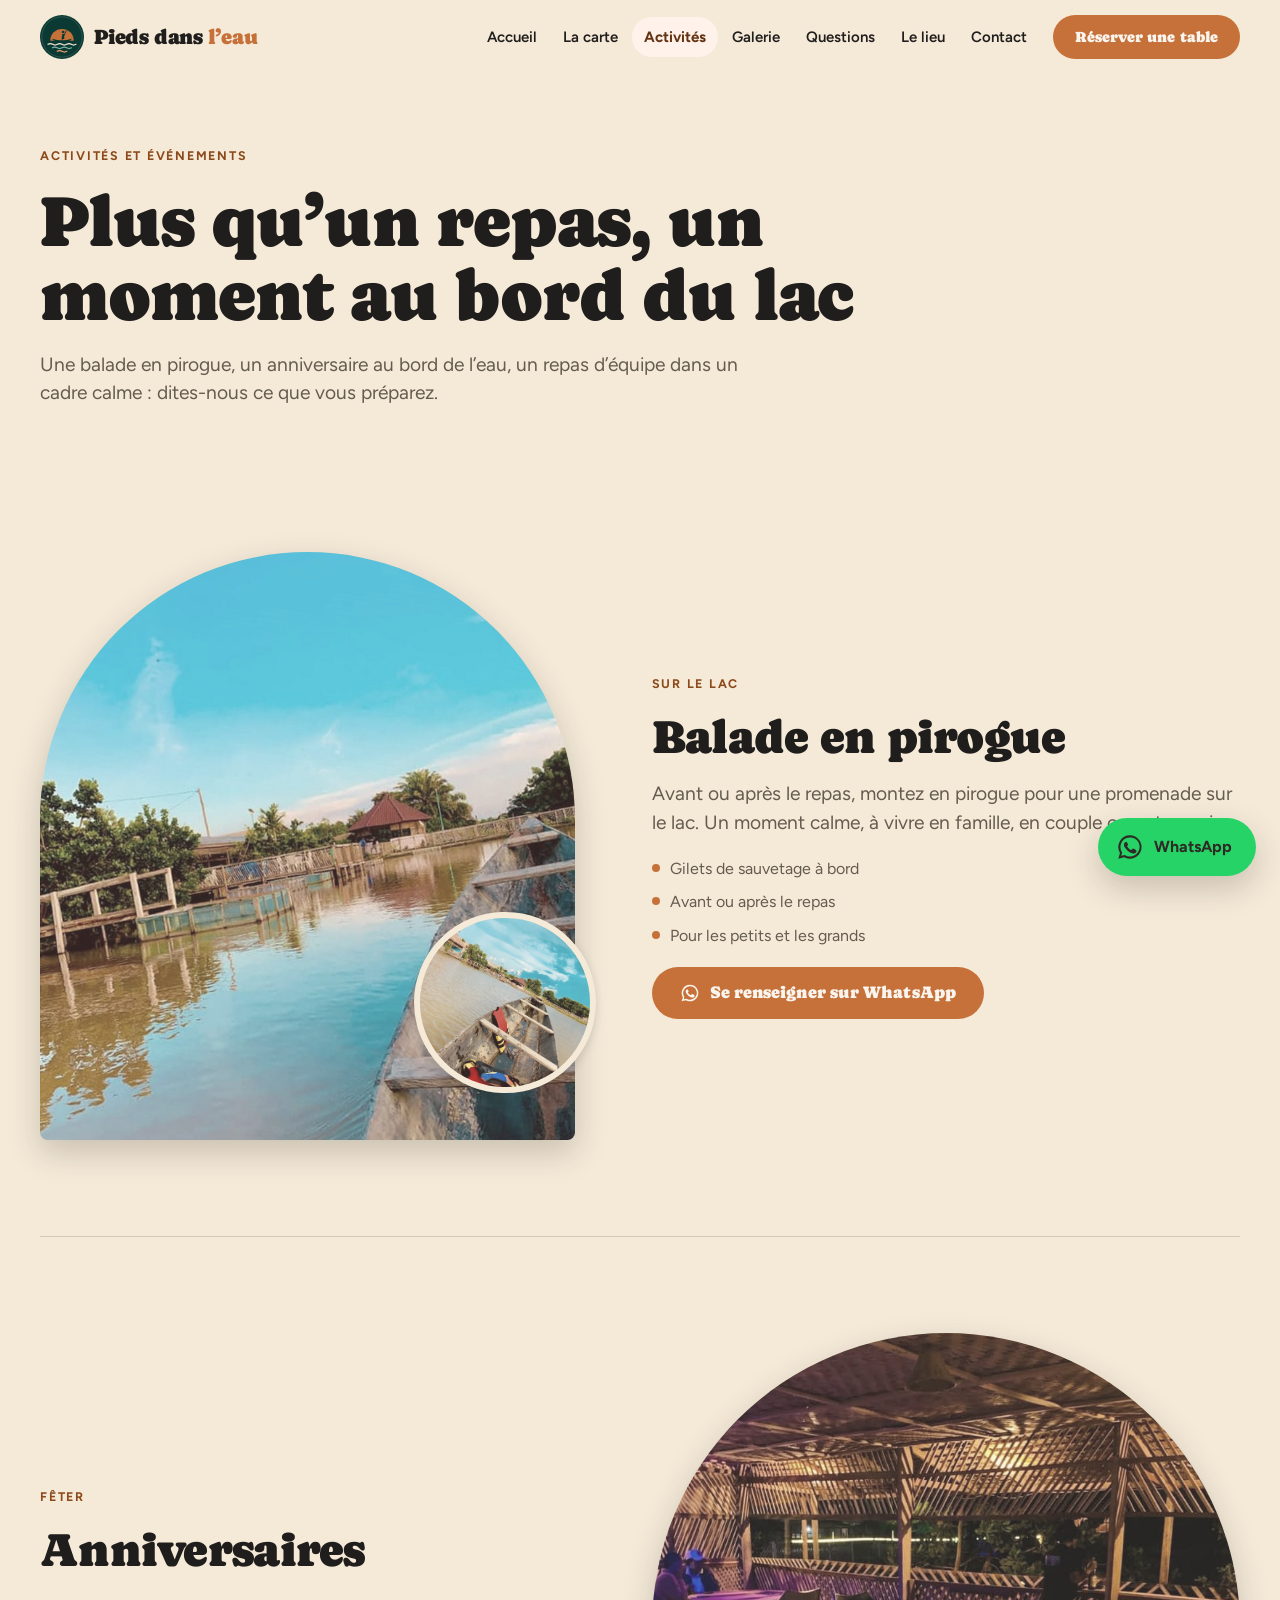
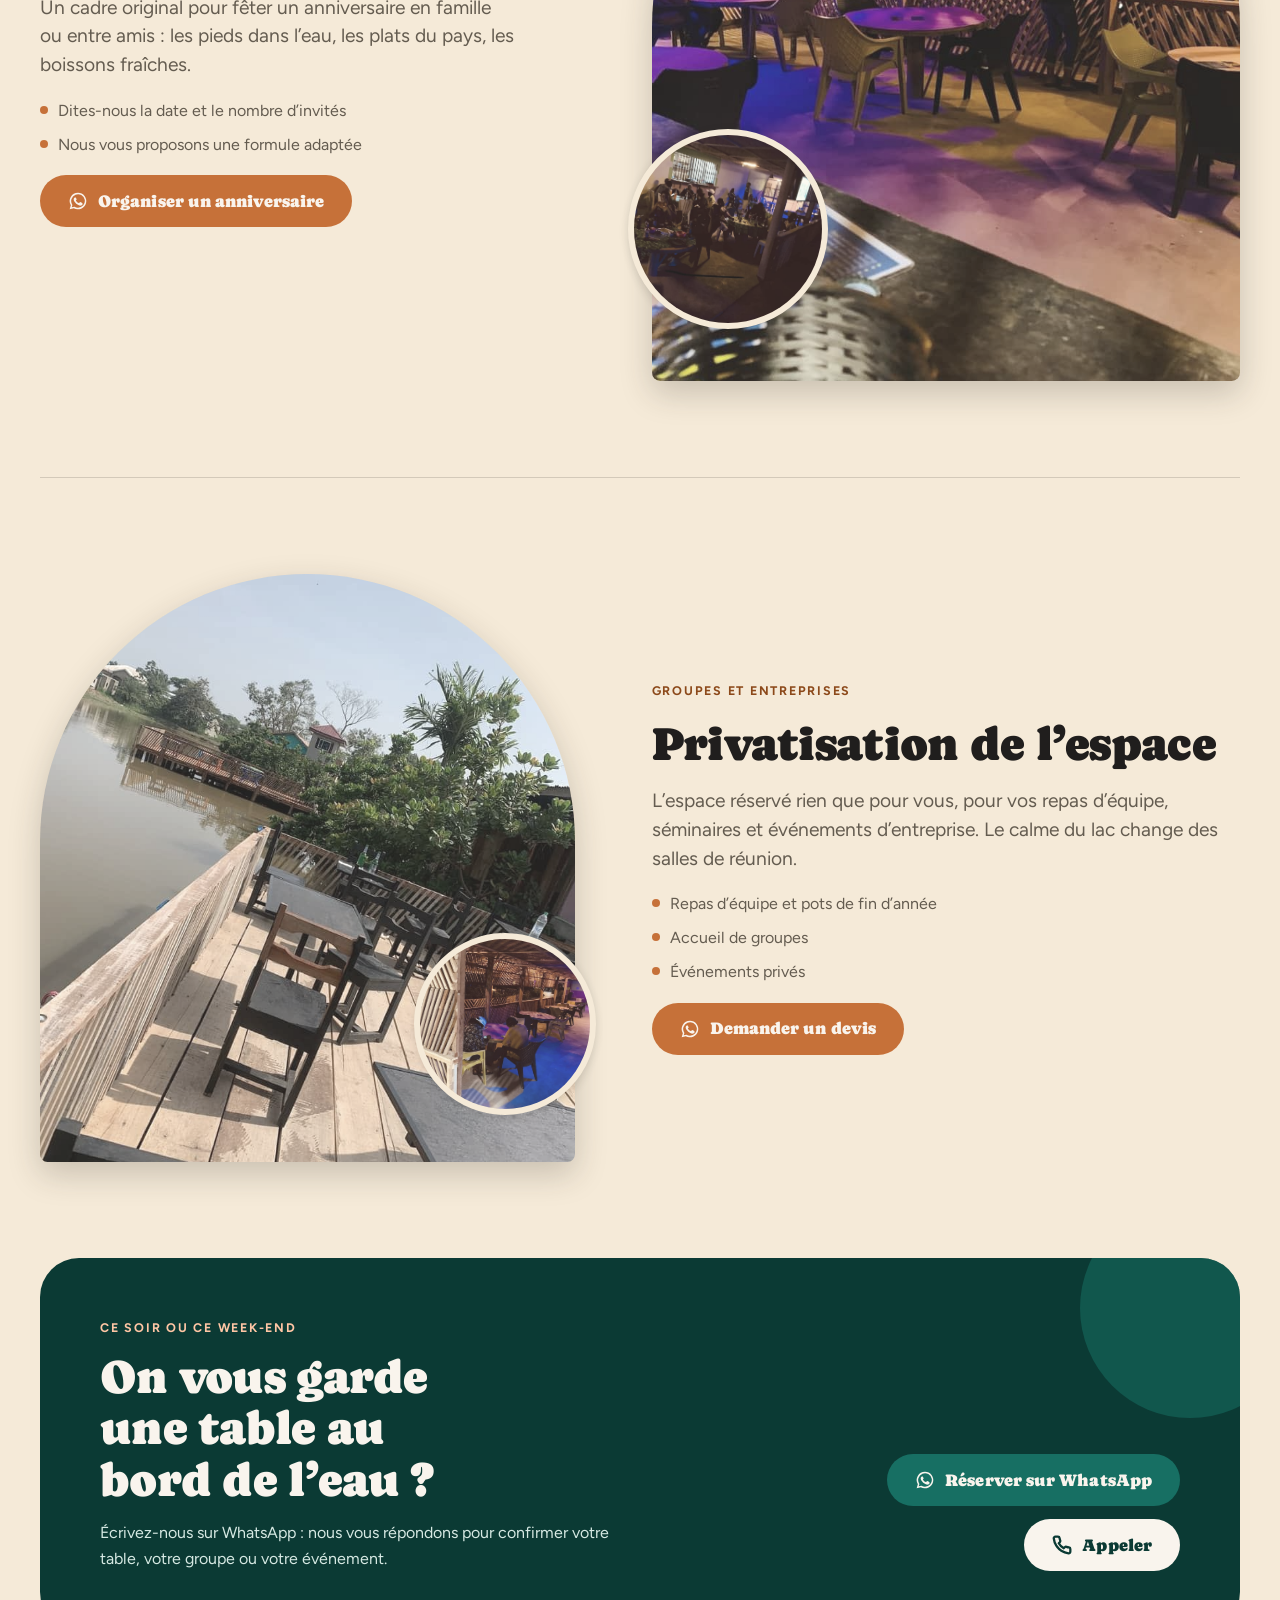
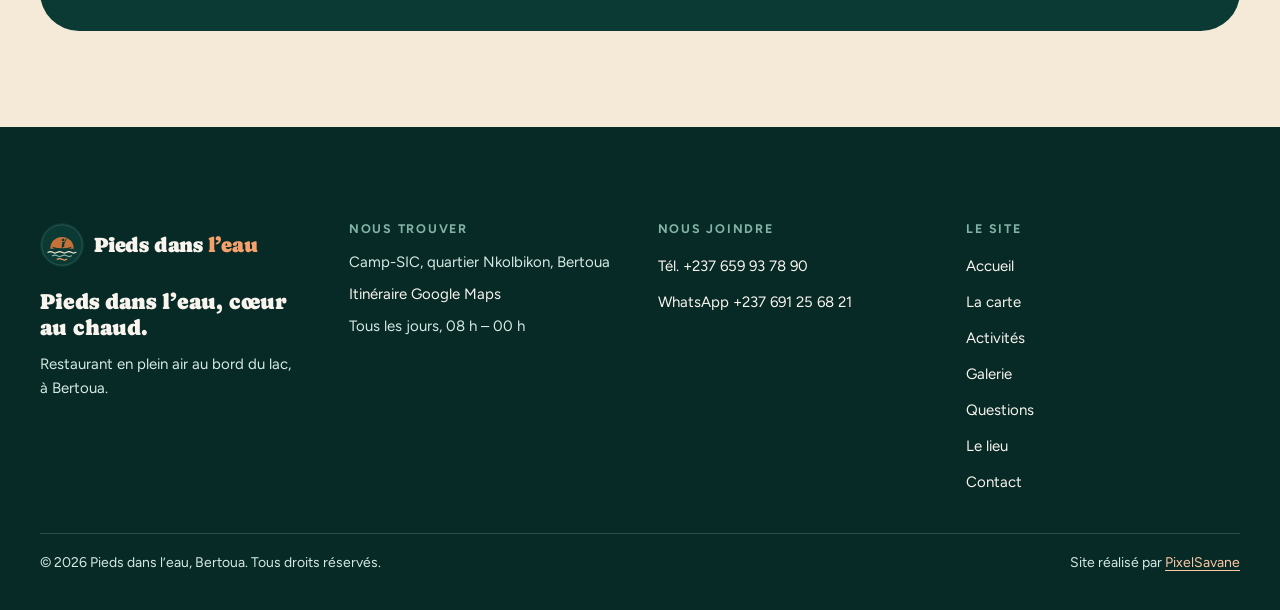
<file: activites.html>
<!doctype html>
<html lang="fr">
<head>
<meta charset="utf-8">
<meta name="viewport" content="width=device-width, initial-scale=1">
<title>Pirogue, anniversaires, entreprises · Pieds dans l’eau</title>
<meta name="description" content="Balade en pirogue sur le lac, anniversaires et privatisation pour les entreprises au bord de l’eau, à Bertoua.">
<meta name="theme-color" content="#f5ead8">
<link rel="canonical" href="https://pieds-dans-leau.vercel.app/activites.html">
<meta property="og:type" content="website">
<meta property="og:locale" content="fr_FR">
<meta property="og:site_name" content="Pieds dans l’eau">
<meta property="og:url" content="https://pieds-dans-leau.vercel.app/activites.html">
<meta property="og:title" content="Pirogue, anniversaires, entreprises · Pieds dans l’eau">
<meta property="og:description" content="Balade en pirogue sur le lac, anniversaires et privatisation pour les entreprises au bord de l’eau, à Bertoua.">
<meta property="og:image" content="https://pieds-dans-leau.vercel.app/images/partage.png">
<meta property="og:image:width" content="1200">
<meta property="og:image:height" content="630">
<meta name="twitter:card" content="summary_large_image">
<link rel="icon" href="images/logo.svg" type="image/svg+xml">
<link rel="apple-touch-icon" href="images/icone-180.png">
<link rel="preconnect" href="https://fonts.googleapis.com">
<link rel="preconnect" href="https://fonts.gstatic.com" crossorigin>
<link href="https://fonts.googleapis.com/css2?family=Caprasimo&amp;family=Figtree:wght@400;500;600;700&amp;display=swap" rel="stylesheet">
<link rel="stylesheet" href="tokens.css">
<link rel="stylesheet" href="style.css">
</head>
<body data-base="" data-page="activites.html" data-message="Bonjour Pieds dans l’eau ! Je voudrais des informations sur vos activités.">
<a class="saut" href="#contenu">Aller au contenu</a>
<header class="entete" id="entete">
  <div class="conteneur entete-barre">
    <a class="marque" href="index.html" aria-label="Pieds dans l’eau, accueil"><img src="images/logo.svg" alt="" width="44" height="44"><span>Pieds dans&nbsp;<em>l’eau</em></span></a>
    <nav class="nav" aria-label="Navigation principale">
      <ul>
          <li><a href="index.html" data-page="index.html">Accueil</a></li>
          <li><a href="carte.html" data-page="carte.html">La carte</a></li>
          <li><a href="activites.html" data-page="activites.html" aria-current="page">Activités</a></li>
          <li><a href="galerie.html" data-page="galerie.html">Galerie</a></li>
          <li><a href="questions.html" data-page="questions.html">Questions</a></li>
          <li><a href="a-propos.html" data-page="a-propos.html">Le lieu</a></li>
          <li><a href="contact.html" data-page="contact.html">Contact</a></li>
      </ul>
      <a class="bouton b-accent" href="https://wa.me/237691256821" data-wa="Bonjour Pieds dans l’eau ! Je voudrais des informations sur vos activités." target="_blank" rel="noopener">Réserver une table</a>
    </nav>
    <button class="nav-bouton" type="button" aria-expanded="false" aria-controls="menu-mobile"><svg class="ico" viewBox="0 0 24 24" fill="none" stroke="currentColor" stroke-width="2.75" stroke-linecap="round" stroke-linejoin="round" aria-hidden="true"><path d="M4 6h16M4 12h16M4 18h16"/></svg><span>Menu</span></button>
  </div>
  <div class="apercu" id="apercu" aria-hidden="true"></div>
</header>
<nav class="menu-mobile" id="menu-mobile" aria-label="Menu">
  <ul>
      <li><a href="index.html"><img src="photos/lieu/lac-coucher.jpg" alt="" class="washed" loading="lazy"><span><b>Accueil</b><small>Le restaurant au bord du lac</small></span></a></li>
      <li><a href="carte.html"><img src="photos/plats/ndole.jpg" alt="" class="washed" loading="lazy"><span><b>La carte</b><small>Ekwang, koki, ndolè, taro</small></span></a></li>
      <li><a href="activites.html" aria-current="page"><img src="photos/lieu/lac-pirogue.jpg" alt="" class="washed" loading="lazy"><span><b>Activités</b><small>Pirogue, anniversaires, entreprises</small></span></a></li>
      <li><a href="galerie.html"><img src="photos/lieu/soir-terrasse.jpg" alt="" class="washed" loading="lazy"><span><b>Galerie</b><small>Le lac et la terrasse en images</small></span></a></li>
      <li><a href="questions.html"><img src="photos/lieu/terrasse.jpg" alt="" class="washed" loading="lazy"><span><b>Questions</b><small>Horaires, réservation, accès</small></span></a></li>
      <li><a href="a-propos.html"><img src="photos/lieu/terrasse-jour.jpg" alt="" class="washed" loading="lazy"><span><b>Le lieu</b><small>Une terrasse au bord de l’eau</small></span></a></li>
      <li><a href="contact.html"><img src="photos/lieu/entree.jpg" alt="" class="washed" loading="lazy"><span><b>Contact</b><small>Réserver, venir, nous écrire</small></span></a></li>
  </ul>
</nav>
<section class="page-tete">
  <div class="conteneur">
    <span class="surtitre monte">Activités et événements</span>
    <h1 class="monte" style="--i:1">Plus qu’un repas, un moment au bord du lac</h1>
    <p class="chapeau monte" style="--i:2">Une balade en pirogue, un anniversaire au bord de l’eau, un repas d’équipe dans un cadre calme : dites-nous ce que vous préparez.</p>
  </div>
</section>
<main id="contenu">
<div class="conteneur">
    <article class="activite" id="pirogue">
      <div class="activite-visuel monte">
        <div class="arche"><img class="washed" src="photos/lieu/lac-pirogue.jpg" alt="Une pirogue sur le lac" loading="lazy"></div>
        <div class="rond bulle"><img class="washed" src="photos/lieu/pirogue.jpg" alt="" loading="lazy"></div>
      </div>
      <div class="activite-texte monte" style="--i:1">
        <span class="surtitre">Sur le lac</span>
        <h2>Balade en pirogue</h2>
        <p class="chapeau">Avant ou après le repas, montez en pirogue pour une promenade sur le lac. Un moment calme, à vivre en famille, en couple ou entre amis.</p>
        <ul><li>Gilets de sauvetage à bord</li><li>Avant ou après le repas</li><li>Pour les petits et les grands</li></ul>
        <a class="bouton b-accent" href="https://wa.me/237691256821" data-wa="Bonjour Pieds dans l’eau ! Je voudrais des informations sur la balade en pirogue." target="_blank" rel="noopener"><svg class="ico" viewBox="0 0 24 24" fill="currentColor" aria-hidden="true"><path d="M12 2a10 10 0 0 0-8.6 15.1L2 22l5-1.3A10 10 0 1 0 12 2Zm0 18.2a8.2 8.2 0 0 1-4.2-1.2l-.3-.2-3 .8.8-2.9-.2-.3A8.2 8.2 0 1 1 12 20.2Zm4.5-6.1c-.2-.1-1.5-.7-1.7-.8-.2-.1-.4-.1-.6.1l-.8 1c-.1.2-.3.2-.5.1a6.7 6.7 0 0 1-3.3-2.9c-.2-.4.2-.4.7-1.3.1-.2 0-.3 0-.4l-.8-1.8c-.2-.5-.4-.4-.6-.4h-.5a1 1 0 0 0-.7.3 3 3 0 0 0-.9 2.2 5.2 5.2 0 0 0 1.1 2.7 11.8 11.8 0 0 0 4.5 4c1.7.7 2.3.8 3.2.6a2.7 2.7 0 0 0 1.8-1.2 2.2 2.2 0 0 0 .1-1.3c0-.1-.2-.2-.5-.3Z"/></svg>Se renseigner sur WhatsApp</a>
      </div>
    </article>

    <article class="activite" id="anniversaires">
      <div class="activite-visuel monte">
        <div class="arche"><img class="washed" src="photos/lieu/soir-terrasse.jpg" alt="La terrasse éclairée le soir" loading="lazy"></div>
        <div class="rond bulle"><img class="washed" src="photos/lieu/soir-fete.jpg" alt="" loading="lazy"></div>
      </div>
      <div class="activite-texte monte" style="--i:1">
        <span class="surtitre">Fêter</span>
        <h2>Anniversaires</h2>
        <p class="chapeau">Un cadre original pour fêter un anniversaire en famille ou entre amis : les pieds dans l’eau, les plats du pays, les boissons fraîches.</p>
        <ul><li>Dites-nous la date et le nombre d’invités</li><li>Nous vous proposons une formule adaptée</li></ul>
        <a class="bouton b-accent" href="https://wa.me/237691256821" data-wa="Bonjour Pieds dans l’eau ! Je voudrais organiser un anniversaire chez vous." target="_blank" rel="noopener"><svg class="ico" viewBox="0 0 24 24" fill="currentColor" aria-hidden="true"><path d="M12 2a10 10 0 0 0-8.6 15.1L2 22l5-1.3A10 10 0 1 0 12 2Zm0 18.2a8.2 8.2 0 0 1-4.2-1.2l-.3-.2-3 .8.8-2.9-.2-.3A8.2 8.2 0 1 1 12 20.2Zm4.5-6.1c-.2-.1-1.5-.7-1.7-.8-.2-.1-.4-.1-.6.1l-.8 1c-.1.2-.3.2-.5.1a6.7 6.7 0 0 1-3.3-2.9c-.2-.4.2-.4.7-1.3.1-.2 0-.3 0-.4l-.8-1.8c-.2-.5-.4-.4-.6-.4h-.5a1 1 0 0 0-.7.3 3 3 0 0 0-.9 2.2 5.2 5.2 0 0 0 1.1 2.7 11.8 11.8 0 0 0 4.5 4c1.7.7 2.3.8 3.2.6a2.7 2.7 0 0 0 1.8-1.2 2.2 2.2 0 0 0 .1-1.3c0-.1-.2-.2-.5-.3Z"/></svg>Organiser un anniversaire</a>
      </div>
    </article>

    <article class="activite" id="entreprises">
      <div class="activite-visuel monte">
        <div class="arche"><img class="washed" src="photos/lieu/terrasse-jour.jpg" alt="La terrasse en bois au bord du lac" loading="lazy"></div>
        <div class="rond bulle"><img class="washed" src="photos/lieu/soir-tables.jpg" alt="" loading="lazy"></div>
      </div>
      <div class="activite-texte monte" style="--i:1">
        <span class="surtitre">Groupes et entreprises</span>
        <h2>Privatisation de l’espace</h2>
        <p class="chapeau">L’espace réservé rien que pour vous, pour vos repas d’équipe, séminaires et événements d’entreprise. Le calme du lac change des salles de réunion.</p>
        <ul><li>Repas d’équipe et pots de fin d’année</li><li>Accueil de groupes</li><li>Événements privés</li></ul>
        <a class="bouton b-accent" href="https://wa.me/237691256821" data-wa="Bonjour Pieds dans l’eau ! Je voudrais un devis pour privatiser l’espace (entreprise ou groupe)." target="_blank" rel="noopener"><svg class="ico" viewBox="0 0 24 24" fill="currentColor" aria-hidden="true"><path d="M12 2a10 10 0 0 0-8.6 15.1L2 22l5-1.3A10 10 0 1 0 12 2Zm0 18.2a8.2 8.2 0 0 1-4.2-1.2l-.3-.2-3 .8.8-2.9-.2-.3A8.2 8.2 0 1 1 12 20.2Zm4.5-6.1c-.2-.1-1.5-.7-1.7-.8-.2-.1-.4-.1-.6.1l-.8 1c-.1.2-.3.2-.5.1a6.7 6.7 0 0 1-3.3-2.9c-.2-.4.2-.4.7-1.3.1-.2 0-.3 0-.4l-.8-1.8c-.2-.5-.4-.4-.6-.4h-.5a1 1 0 0 0-.7.3 3 3 0 0 0-.9 2.2 5.2 5.2 0 0 0 1.1 2.7 11.8 11.8 0 0 0 4.5 4c1.7.7 2.3.8 3.2.6a2.7 2.7 0 0 0 1.8-1.2 2.2 2.2 0 0 0 .1-1.3c0-.1-.2-.2-.5-.3Z"/></svg>Demander un devis</a>
      </div>
    </article>

</div>
<section class="bandeau-zone">
  <div class="conteneur">
    <div class="bandeau">
      <div style="display:grid;gap:14px">
        <span class="surtitre" style="color:var(--accent-300)">Ce soir ou ce week-end</span>
        <h2>On vous garde une table au bord de l’eau ?</h2>
        <p>Écrivez-nous sur WhatsApp : nous vous répondons pour confirmer votre table, votre groupe ou votre événement.</p>
      </div>
      <div class="boutons">
        <a class="bouton b-accent" href="https://wa.me/237691256821" data-wa="Bonjour Pieds dans l’eau ! Je voudrais réserver une table." target="_blank" rel="noopener"><svg class="ico" viewBox="0 0 24 24" fill="currentColor" aria-hidden="true"><path d="M12 2a10 10 0 0 0-8.6 15.1L2 22l5-1.3A10 10 0 1 0 12 2Zm0 18.2a8.2 8.2 0 0 1-4.2-1.2l-.3-.2-3 .8.8-2.9-.2-.3A8.2 8.2 0 1 1 12 20.2Zm4.5-6.1c-.2-.1-1.5-.7-1.7-.8-.2-.1-.4-.1-.6.1l-.8 1c-.1.2-.3.2-.5.1a6.7 6.7 0 0 1-3.3-2.9c-.2-.4.2-.4.7-1.3.1-.2 0-.3 0-.4l-.8-1.8c-.2-.5-.4-.4-.6-.4h-.5a1 1 0 0 0-.7.3 3 3 0 0 0-.9 2.2 5.2 5.2 0 0 0 1.1 2.7 11.8 11.8 0 0 0 4.5 4c1.7.7 2.3.8 3.2.6a2.7 2.7 0 0 0 1.8-1.2 2.2 2.2 0 0 0 .1-1.3c0-.1-.2-.2-.5-.3Z"/></svg>Réserver sur WhatsApp</a>
        <a class="bouton b-clair" href="tel:+237659937890"><svg class="ico" viewBox="0 0 24 24" fill="none" stroke="currentColor" stroke-width="2.75" stroke-linecap="round" stroke-linejoin="round" aria-hidden="true"><path d="M22 16.92v3a2 2 0 0 1-2.18 2 19.79 19.79 0 0 1-8.63-3.07 19.5 19.5 0 0 1-6-6 19.79 19.79 0 0 1-3.07-8.67A2 2 0 0 1 4.11 2h3a2 2 0 0 1 2 1.72c.13.96.36 1.9.7 2.81a2 2 0 0 1-.45 2.11L8.09 9.91a16 16 0 0 0 6 6l1.27-1.27a2 2 0 0 1 2.11-.45c.91.34 1.85.57 2.81.7A2 2 0 0 1 22 16.92z"/></svg>Appeler</a>
      </div>
    </div>
  </div>
</section>
</main>
<footer class="pied">
  <div class="conteneur">
    <div class="pied-grille">
      <div>
        <a class="marque" href="index.html"><img src="images/logo.svg" alt="" width="44" height="44"><span>Pieds dans&nbsp;<em>l’eau</em></span></a>
        <p class="slogan">Pieds dans l’eau, cœur au chaud.</p>
        <p style="margin-top:10px">Restaurant en plein air au bord du lac, à Bertoua.</p>
      </div>
      <div>
        <h2>Nous trouver</h2>
        <ul>
          <li>Camp-SIC, quartier Nkolbikon, Bertoua</li>
          <li><a href="https://www.google.com/maps/search/?api=1&amp;query=Camp+SIC+Nkolbikon+Bertoua" target="_blank" rel="noopener">Itinéraire Google Maps</a></li>
          <li>Tous les jours, 08 h – 00 h</li>
        </ul>
      </div>
      <div>
        <h2>Nous joindre</h2>
        <ul>
          <li><a href="tel:+237659937890">Tél. +237 659 93 78 90</a></li>
          <li><a href="https://wa.me/237691256821" data-wa="Bonjour Pieds dans l’eau !" target="_blank" rel="noopener">WhatsApp +237 691 25 68 21</a></li>
        </ul>
      </div>
      <div>
        <h2>Le site</h2>
        <ul>
          <li><a href="index.html">Accueil</a></li>
          <li><a href="carte.html">La carte</a></li>
          <li><a href="activites.html">Activités</a></li>
          <li><a href="galerie.html">Galerie</a></li>
          <li><a href="questions.html">Questions</a></li>
          <li><a href="a-propos.html">Le lieu</a></li>
          <li><a href="contact.html">Contact</a></li>
        </ul>
      </div>
    </div>
    <div class="copyright">
      <p>© <span data-annee>2026</span> Pieds dans l’eau, Bertoua. Tous droits réservés.</p>
      <p>Site réalisé par <a href="https://wa.me/237696229416?text=Bonjour%20PixelSavane%20%21%20J%27ai%20vu%20le%20site%20de%20Pieds%20dans%20l%27eau%20et%20je%20voudrais%20un%20site%20moi%20aussi." target="_blank" rel="noopener">PixelSavane</a></p>
    </div>
  </div>
</footer>
<a class="wa-flottant" href="https://wa.me/237691256821" data-wa="" target="_blank" rel="noopener" aria-label="Nous écrire sur WhatsApp"><svg class="ico" viewBox="0 0 24 24" fill="currentColor" aria-hidden="true"><path d="M12 2a10 10 0 0 0-8.6 15.1L2 22l5-1.3A10 10 0 1 0 12 2Zm0 18.2a8.2 8.2 0 0 1-4.2-1.2l-.3-.2-3 .8.8-2.9-.2-.3A8.2 8.2 0 1 1 12 20.2Zm4.5-6.1c-.2-.1-1.5-.7-1.7-.8-.2-.1-.4-.1-.6.1l-.8 1c-.1.2-.3.2-.5.1a6.7 6.7 0 0 1-3.3-2.9c-.2-.4.2-.4.7-1.3.1-.2 0-.3 0-.4l-.8-1.8c-.2-.5-.4-.4-.6-.4h-.5a1 1 0 0 0-.7.3 3 3 0 0 0-.9 2.2 5.2 5.2 0 0 0 1.1 2.7 11.8 11.8 0 0 0 4.5 4c1.7.7 2.3.8 3.2.6a2.7 2.7 0 0 0 1.8-1.2 2.2 2.2 0 0 0 .1-1.3c0-.1-.2-.2-.5-.3Z"/></svg><span>WhatsApp</span></a>
<div class="wa-barre">
  <a class="bouton" href="https://wa.me/237691256821" data-wa="" target="_blank" rel="noopener"><svg class="ico" viewBox="0 0 24 24" fill="currentColor" aria-hidden="true"><path d="M12 2a10 10 0 0 0-8.6 15.1L2 22l5-1.3A10 10 0 1 0 12 2Zm0 18.2a8.2 8.2 0 0 1-4.2-1.2l-.3-.2-3 .8.8-2.9-.2-.3A8.2 8.2 0 1 1 12 20.2Zm4.5-6.1c-.2-.1-1.5-.7-1.7-.8-.2-.1-.4-.1-.6.1l-.8 1c-.1.2-.3.2-.5.1a6.7 6.7 0 0 1-3.3-2.9c-.2-.4.2-.4.7-1.3.1-.2 0-.3 0-.4l-.8-1.8c-.2-.5-.4-.4-.6-.4h-.5a1 1 0 0 0-.7.3 3 3 0 0 0-.9 2.2 5.2 5.2 0 0 0 1.1 2.7 11.8 11.8 0 0 0 4.5 4c1.7.7 2.3.8 3.2.6a2.7 2.7 0 0 0 1.8-1.2 2.2 2.2 0 0 0 .1-1.3c0-.1-.2-.2-.5-.3Z"/></svg>Réserver sur WhatsApp</a>
  <a class="appel" href="tel:+237659937890" aria-label="Appeler le restaurant"><svg class="ico" viewBox="0 0 24 24" fill="none" stroke="currentColor" stroke-width="2.75" stroke-linecap="round" stroke-linejoin="round" aria-hidden="true"><path d="M22 16.92v3a2 2 0 0 1-2.18 2 19.79 19.79 0 0 1-8.63-3.07 19.5 19.5 0 0 1-6-6 19.79 19.79 0 0 1-3.07-8.67A2 2 0 0 1 4.11 2h3a2 2 0 0 1 2 1.72c.13.96.36 1.9.7 2.81a2 2 0 0 1-.45 2.11L8.09 9.91a16 16 0 0 0 6 6l1.27-1.27a2 2 0 0 1 2.11-.45c.91.34 1.85.57 2.81.7A2 2 0 0 1 22 16.92z"/></svg></a>
</div>
<script src="contenu.js"></script>
<script src="site.js"></script>
</body>
</html>
</file>
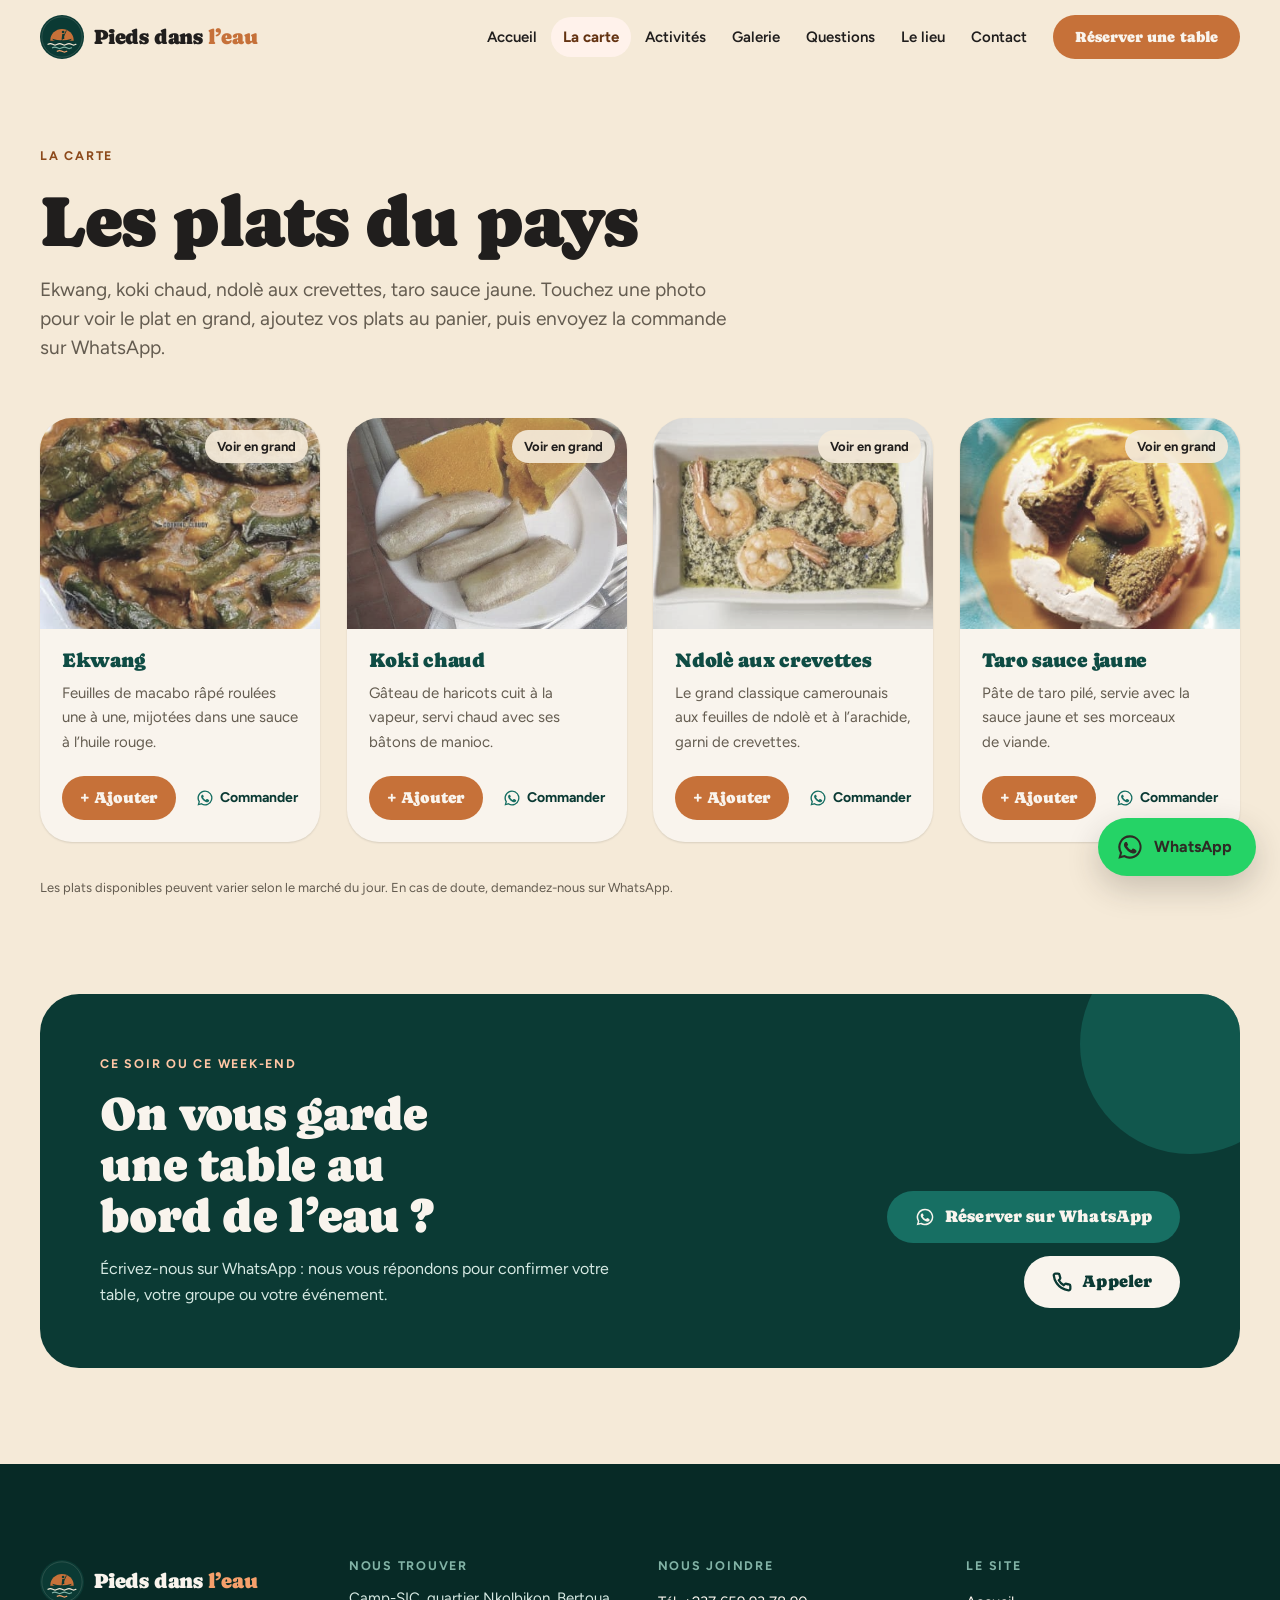
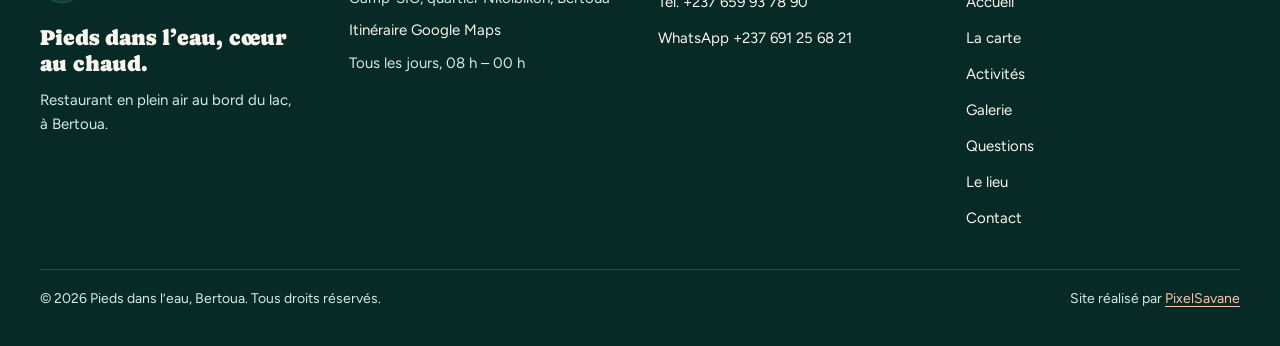
<file: carte.html>
<!doctype html>
<html lang="fr">
<head>
<meta charset="utf-8">
<meta name="viewport" content="width=device-width, initial-scale=1">
<title>La carte · Pieds dans l’eau, Bertoua</title>
<meta name="description" content="Ekwang, koki chaud, ndolè aux crevettes, taro sauce jaune. Commandez sur WhatsApp.">
<meta name="theme-color" content="#f5ead8">
<link rel="canonical" href="https://pieds-dans-leau.vercel.app/carte.html">
<meta property="og:type" content="website">
<meta property="og:locale" content="fr_FR">
<meta property="og:site_name" content="Pieds dans l’eau">
<meta property="og:url" content="https://pieds-dans-leau.vercel.app/carte.html">
<meta property="og:title" content="La carte · Pieds dans l’eau, Bertoua">
<meta property="og:description" content="Ekwang, koki chaud, ndolè aux crevettes, taro sauce jaune. Commandez sur WhatsApp.">
<meta property="og:image" content="https://pieds-dans-leau.vercel.app/images/partage.png">
<meta property="og:image:width" content="1200">
<meta property="og:image:height" content="630">
<meta name="twitter:card" content="summary_large_image">
<link rel="icon" href="images/logo.svg" type="image/svg+xml">
<link rel="apple-touch-icon" href="images/icone-180.png">
<link rel="preconnect" href="https://fonts.googleapis.com">
<link rel="preconnect" href="https://fonts.gstatic.com" crossorigin>
<link href="https://fonts.googleapis.com/css2?family=Caprasimo&amp;family=Figtree:wght@400;500;600;700&amp;display=swap" rel="stylesheet">
<link rel="stylesheet" href="tokens.css">
<link rel="stylesheet" href="style.css">
</head>
<body data-base="" data-page="carte.html" data-message="Bonjour Pieds dans l’eau ! Je voudrais passer une commande.">
<a class="saut" href="#contenu">Aller au contenu</a>
<header class="entete" id="entete">
  <div class="conteneur entete-barre">
    <a class="marque" href="index.html" aria-label="Pieds dans l’eau, accueil"><img src="images/logo.svg" alt="" width="44" height="44"><span>Pieds dans&nbsp;<em>l’eau</em></span></a>
    <nav class="nav" aria-label="Navigation principale">
      <ul>
          <li><a href="index.html" data-page="index.html">Accueil</a></li>
          <li><a href="carte.html" data-page="carte.html" aria-current="page">La carte</a></li>
          <li><a href="activites.html" data-page="activites.html">Activités</a></li>
          <li><a href="galerie.html" data-page="galerie.html">Galerie</a></li>
          <li><a href="questions.html" data-page="questions.html">Questions</a></li>
          <li><a href="a-propos.html" data-page="a-propos.html">Le lieu</a></li>
          <li><a href="contact.html" data-page="contact.html">Contact</a></li>
      </ul>
      <a class="bouton b-accent" href="https://wa.me/237691256821" data-wa="Bonjour Pieds dans l’eau ! Je voudrais passer une commande." target="_blank" rel="noopener">Réserver une table</a>
    </nav>
    <button class="nav-bouton" type="button" aria-expanded="false" aria-controls="menu-mobile"><svg class="ico" viewBox="0 0 24 24" fill="none" stroke="currentColor" stroke-width="2.75" stroke-linecap="round" stroke-linejoin="round" aria-hidden="true"><path d="M4 6h16M4 12h16M4 18h16"/></svg><span>Menu</span></button>
  </div>
  <div class="apercu" id="apercu" aria-hidden="true"></div>
</header>
<nav class="menu-mobile" id="menu-mobile" aria-label="Menu">
  <ul>
      <li><a href="index.html"><img src="photos/lieu/lac-coucher.jpg" alt="" class="washed" loading="lazy"><span><b>Accueil</b><small>Le restaurant au bord du lac</small></span></a></li>
      <li><a href="carte.html" aria-current="page"><img src="photos/plats/ndole.jpg" alt="" class="washed" loading="lazy"><span><b>La carte</b><small>Ekwang, koki, ndolè, taro</small></span></a></li>
      <li><a href="activites.html"><img src="photos/lieu/lac-pirogue.jpg" alt="" class="washed" loading="lazy"><span><b>Activités</b><small>Pirogue, anniversaires, entreprises</small></span></a></li>
      <li><a href="galerie.html"><img src="photos/lieu/soir-terrasse.jpg" alt="" class="washed" loading="lazy"><span><b>Galerie</b><small>Le lac et la terrasse en images</small></span></a></li>
      <li><a href="questions.html"><img src="photos/lieu/terrasse.jpg" alt="" class="washed" loading="lazy"><span><b>Questions</b><small>Horaires, réservation, accès</small></span></a></li>
      <li><a href="a-propos.html"><img src="photos/lieu/terrasse-jour.jpg" alt="" class="washed" loading="lazy"><span><b>Le lieu</b><small>Une terrasse au bord de l’eau</small></span></a></li>
      <li><a href="contact.html"><img src="photos/lieu/entree.jpg" alt="" class="washed" loading="lazy"><span><b>Contact</b><small>Réserver, venir, nous écrire</small></span></a></li>
  </ul>
</nav>
<section class="page-tete">
  <div class="conteneur">
    <span class="surtitre monte">La carte</span>
    <h1 class="monte" style="--i:1">Les plats du pays</h1>
    <p class="chapeau monte" style="--i:2">Ekwang, koki chaud, ndolè aux crevettes, taro sauce jaune. Touchez une photo pour voir le plat en grand, ajoutez vos plats au panier, puis envoyez la commande sur WhatsApp.</p>
  </div>
</section>
<main id="contenu">
<section class="section" style="padding-top:8px">
  <div class="conteneur">
    <div class="grille-plats" id="carte"><p>Chargement de la carte… Si elle n’apparaît pas, appelez-nous au <a href="tel:+237659937890">+237 659 93 78 90</a>.</p></div>
    <p class="mention" style="margin-top:var(--space-8)">Les plats disponibles peuvent varier selon le marché du jour. En cas de doute, demandez-nous sur WhatsApp.</p>
  </div>
</section>
<section class="bandeau-zone">
  <div class="conteneur">
    <div class="bandeau">
      <div style="display:grid;gap:14px">
        <span class="surtitre" style="color:var(--accent-300)">Ce soir ou ce week-end</span>
        <h2>On vous garde une table au bord de l’eau ?</h2>
        <p>Écrivez-nous sur WhatsApp : nous vous répondons pour confirmer votre table, votre groupe ou votre événement.</p>
      </div>
      <div class="boutons">
        <a class="bouton b-accent" href="https://wa.me/237691256821" data-wa="Bonjour Pieds dans l’eau ! Je voudrais réserver une table." target="_blank" rel="noopener"><svg class="ico" viewBox="0 0 24 24" fill="currentColor" aria-hidden="true"><path d="M12 2a10 10 0 0 0-8.6 15.1L2 22l5-1.3A10 10 0 1 0 12 2Zm0 18.2a8.2 8.2 0 0 1-4.2-1.2l-.3-.2-3 .8.8-2.9-.2-.3A8.2 8.2 0 1 1 12 20.2Zm4.5-6.1c-.2-.1-1.5-.7-1.7-.8-.2-.1-.4-.1-.6.1l-.8 1c-.1.2-.3.2-.5.1a6.7 6.7 0 0 1-3.3-2.9c-.2-.4.2-.4.7-1.3.1-.2 0-.3 0-.4l-.8-1.8c-.2-.5-.4-.4-.6-.4h-.5a1 1 0 0 0-.7.3 3 3 0 0 0-.9 2.2 5.2 5.2 0 0 0 1.1 2.7 11.8 11.8 0 0 0 4.5 4c1.7.7 2.3.8 3.2.6a2.7 2.7 0 0 0 1.8-1.2 2.2 2.2 0 0 0 .1-1.3c0-.1-.2-.2-.5-.3Z"/></svg>Réserver sur WhatsApp</a>
        <a class="bouton b-clair" href="tel:+237659937890"><svg class="ico" viewBox="0 0 24 24" fill="none" stroke="currentColor" stroke-width="2.75" stroke-linecap="round" stroke-linejoin="round" aria-hidden="true"><path d="M22 16.92v3a2 2 0 0 1-2.18 2 19.79 19.79 0 0 1-8.63-3.07 19.5 19.5 0 0 1-6-6 19.79 19.79 0 0 1-3.07-8.67A2 2 0 0 1 4.11 2h3a2 2 0 0 1 2 1.72c.13.96.36 1.9.7 2.81a2 2 0 0 1-.45 2.11L8.09 9.91a16 16 0 0 0 6 6l1.27-1.27a2 2 0 0 1 2.11-.45c.91.34 1.85.57 2.81.7A2 2 0 0 1 22 16.92z"/></svg>Appeler</a>
      </div>
    </div>
  </div>
</section>
</main>
<footer class="pied">
  <div class="conteneur">
    <div class="pied-grille">
      <div>
        <a class="marque" href="index.html"><img src="images/logo.svg" alt="" width="44" height="44"><span>Pieds dans&nbsp;<em>l’eau</em></span></a>
        <p class="slogan">Pieds dans l’eau, cœur au chaud.</p>
        <p style="margin-top:10px">Restaurant en plein air au bord du lac, à Bertoua.</p>
      </div>
      <div>
        <h2>Nous trouver</h2>
        <ul>
          <li>Camp-SIC, quartier Nkolbikon, Bertoua</li>
          <li><a href="https://www.google.com/maps/search/?api=1&amp;query=Camp+SIC+Nkolbikon+Bertoua" target="_blank" rel="noopener">Itinéraire Google Maps</a></li>
          <li>Tous les jours, 08 h – 00 h</li>
        </ul>
      </div>
      <div>
        <h2>Nous joindre</h2>
        <ul>
          <li><a href="tel:+237659937890">Tél. +237 659 93 78 90</a></li>
          <li><a href="https://wa.me/237691256821" data-wa="Bonjour Pieds dans l’eau !" target="_blank" rel="noopener">WhatsApp +237 691 25 68 21</a></li>
        </ul>
      </div>
      <div>
        <h2>Le site</h2>
        <ul>
          <li><a href="index.html">Accueil</a></li>
          <li><a href="carte.html">La carte</a></li>
          <li><a href="activites.html">Activités</a></li>
          <li><a href="galerie.html">Galerie</a></li>
          <li><a href="questions.html">Questions</a></li>
          <li><a href="a-propos.html">Le lieu</a></li>
          <li><a href="contact.html">Contact</a></li>
        </ul>
      </div>
    </div>
    <div class="copyright">
      <p>© <span data-annee>2026</span> Pieds dans l’eau, Bertoua. Tous droits réservés.</p>
      <p>Site réalisé par <a href="https://wa.me/237696229416?text=Bonjour%20PixelSavane%20%21%20J%27ai%20vu%20le%20site%20de%20Pieds%20dans%20l%27eau%20et%20je%20voudrais%20un%20site%20moi%20aussi." target="_blank" rel="noopener">PixelSavane</a></p>
    </div>
  </div>
</footer>
<a class="wa-flottant" href="https://wa.me/237691256821" data-wa="" target="_blank" rel="noopener" aria-label="Nous écrire sur WhatsApp"><svg class="ico" viewBox="0 0 24 24" fill="currentColor" aria-hidden="true"><path d="M12 2a10 10 0 0 0-8.6 15.1L2 22l5-1.3A10 10 0 1 0 12 2Zm0 18.2a8.2 8.2 0 0 1-4.2-1.2l-.3-.2-3 .8.8-2.9-.2-.3A8.2 8.2 0 1 1 12 20.2Zm4.5-6.1c-.2-.1-1.5-.7-1.7-.8-.2-.1-.4-.1-.6.1l-.8 1c-.1.2-.3.2-.5.1a6.7 6.7 0 0 1-3.3-2.9c-.2-.4.2-.4.7-1.3.1-.2 0-.3 0-.4l-.8-1.8c-.2-.5-.4-.4-.6-.4h-.5a1 1 0 0 0-.7.3 3 3 0 0 0-.9 2.2 5.2 5.2 0 0 0 1.1 2.7 11.8 11.8 0 0 0 4.5 4c1.7.7 2.3.8 3.2.6a2.7 2.7 0 0 0 1.8-1.2 2.2 2.2 0 0 0 .1-1.3c0-.1-.2-.2-.5-.3Z"/></svg><span>WhatsApp</span></a>
<div class="wa-barre">
  <a class="bouton" href="https://wa.me/237691256821" data-wa="" target="_blank" rel="noopener"><svg class="ico" viewBox="0 0 24 24" fill="currentColor" aria-hidden="true"><path d="M12 2a10 10 0 0 0-8.6 15.1L2 22l5-1.3A10 10 0 1 0 12 2Zm0 18.2a8.2 8.2 0 0 1-4.2-1.2l-.3-.2-3 .8.8-2.9-.2-.3A8.2 8.2 0 1 1 12 20.2Zm4.5-6.1c-.2-.1-1.5-.7-1.7-.8-.2-.1-.4-.1-.6.1l-.8 1c-.1.2-.3.2-.5.1a6.7 6.7 0 0 1-3.3-2.9c-.2-.4.2-.4.7-1.3.1-.2 0-.3 0-.4l-.8-1.8c-.2-.5-.4-.4-.6-.4h-.5a1 1 0 0 0-.7.3 3 3 0 0 0-.9 2.2 5.2 5.2 0 0 0 1.1 2.7 11.8 11.8 0 0 0 4.5 4c1.7.7 2.3.8 3.2.6a2.7 2.7 0 0 0 1.8-1.2 2.2 2.2 0 0 0 .1-1.3c0-.1-.2-.2-.5-.3Z"/></svg>Réserver sur WhatsApp</a>
  <a class="appel" href="tel:+237659937890" aria-label="Appeler le restaurant"><svg class="ico" viewBox="0 0 24 24" fill="none" stroke="currentColor" stroke-width="2.75" stroke-linecap="round" stroke-linejoin="round" aria-hidden="true"><path d="M22 16.92v3a2 2 0 0 1-2.18 2 19.79 19.79 0 0 1-8.63-3.07 19.5 19.5 0 0 1-6-6 19.79 19.79 0 0 1-3.07-8.67A2 2 0 0 1 4.11 2h3a2 2 0 0 1 2 1.72c.13.96.36 1.9.7 2.81a2 2 0 0 1-.45 2.11L8.09 9.91a16 16 0 0 0 6 6l1.27-1.27a2 2 0 0 1 2.11-.45c.91.34 1.85.57 2.81.7A2 2 0 0 1 22 16.92z"/></svg></a>
</div>
<script src="contenu.js"></script>
<script src="site.js"></script>
</body>
</html>
</file>
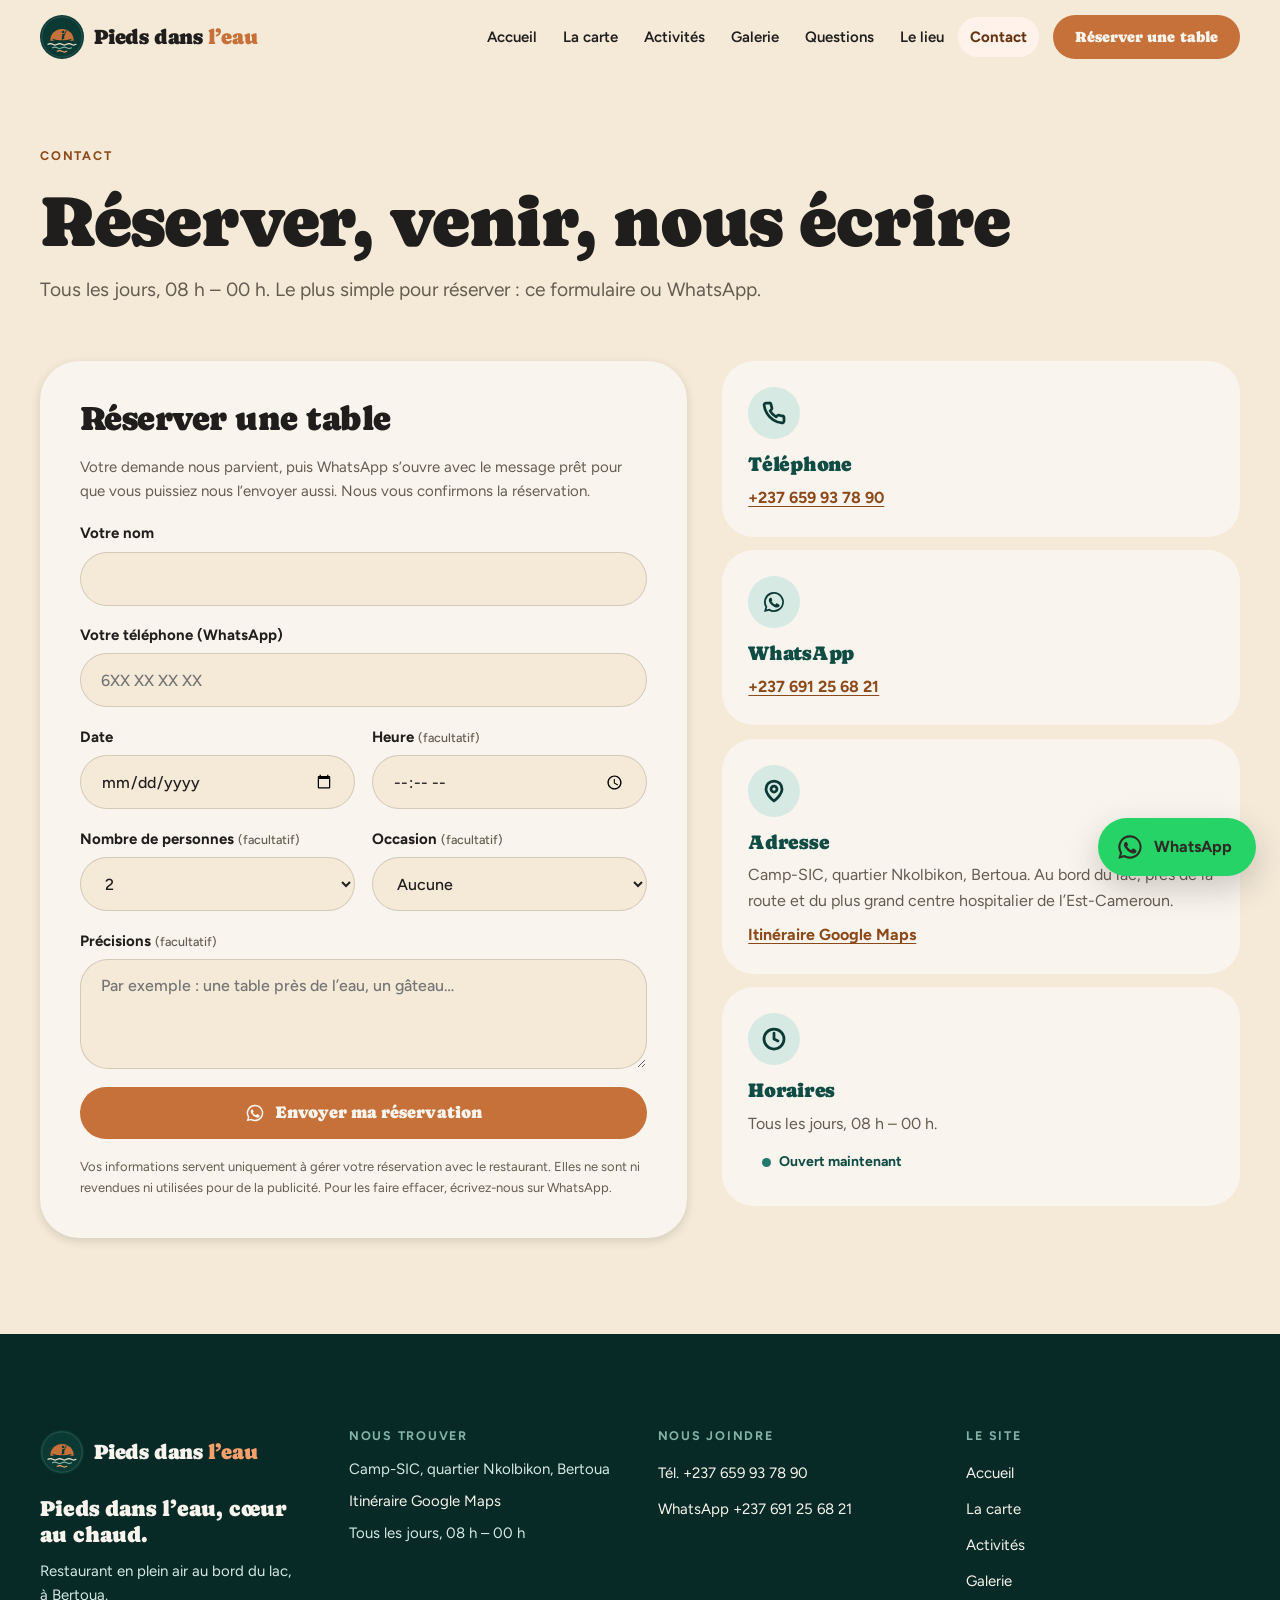
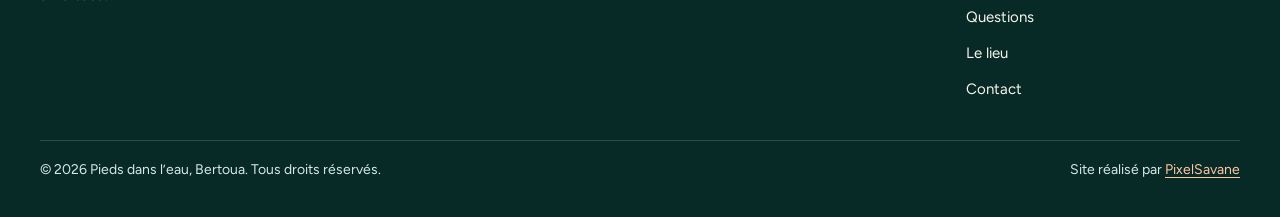
<file: contact.html>
<!doctype html>
<html lang="fr">
<head>
<meta charset="utf-8">
<meta name="viewport" content="width=device-width, initial-scale=1">
<title>Contact et réservation · Pieds dans l’eau</title>
<meta name="description" content="Réservez une table : Camp-SIC, quartier Nkolbikon, Bertoua. Ouvert tous les jours, 08 h – 00 h.">
<meta name="theme-color" content="#f5ead8">
<link rel="canonical" href="https://pieds-dans-leau.vercel.app/contact.html">
<meta property="og:type" content="website">
<meta property="og:locale" content="fr_FR">
<meta property="og:site_name" content="Pieds dans l’eau">
<meta property="og:url" content="https://pieds-dans-leau.vercel.app/contact.html">
<meta property="og:title" content="Contact et réservation · Pieds dans l’eau">
<meta property="og:description" content="Réservez une table : Camp-SIC, quartier Nkolbikon, Bertoua. Ouvert tous les jours, 08 h – 00 h.">
<meta property="og:image" content="https://pieds-dans-leau.vercel.app/images/partage.png">
<meta property="og:image:width" content="1200">
<meta property="og:image:height" content="630">
<meta name="twitter:card" content="summary_large_image">
<link rel="icon" href="images/logo.svg" type="image/svg+xml">
<link rel="apple-touch-icon" href="images/icone-180.png">
<link rel="preconnect" href="https://fonts.googleapis.com">
<link rel="preconnect" href="https://fonts.gstatic.com" crossorigin>
<link href="https://fonts.googleapis.com/css2?family=Caprasimo&amp;family=Figtree:wght@400;500;600;700&amp;display=swap" rel="stylesheet">
<link rel="stylesheet" href="tokens.css">
<link rel="stylesheet" href="style.css">
</head>
<body data-base="" data-page="contact.html" data-message="Bonjour Pieds dans l’eau ! Je voudrais réserver une table.">
<a class="saut" href="#contenu">Aller au contenu</a>
<header class="entete" id="entete">
  <div class="conteneur entete-barre">
    <a class="marque" href="index.html" aria-label="Pieds dans l’eau, accueil"><img src="images/logo.svg" alt="" width="44" height="44"><span>Pieds dans&nbsp;<em>l’eau</em></span></a>
    <nav class="nav" aria-label="Navigation principale">
      <ul>
          <li><a href="index.html" data-page="index.html">Accueil</a></li>
          <li><a href="carte.html" data-page="carte.html">La carte</a></li>
          <li><a href="activites.html" data-page="activites.html">Activités</a></li>
          <li><a href="galerie.html" data-page="galerie.html">Galerie</a></li>
          <li><a href="questions.html" data-page="questions.html">Questions</a></li>
          <li><a href="a-propos.html" data-page="a-propos.html">Le lieu</a></li>
          <li><a href="contact.html" data-page="contact.html" aria-current="page">Contact</a></li>
      </ul>
      <a class="bouton b-accent" href="https://wa.me/237691256821" data-wa="Bonjour Pieds dans l’eau ! Je voudrais réserver une table." target="_blank" rel="noopener">Réserver une table</a>
    </nav>
    <button class="nav-bouton" type="button" aria-expanded="false" aria-controls="menu-mobile"><svg class="ico" viewBox="0 0 24 24" fill="none" stroke="currentColor" stroke-width="2.75" stroke-linecap="round" stroke-linejoin="round" aria-hidden="true"><path d="M4 6h16M4 12h16M4 18h16"/></svg><span>Menu</span></button>
  </div>
  <div class="apercu" id="apercu" aria-hidden="true"></div>
</header>
<nav class="menu-mobile" id="menu-mobile" aria-label="Menu">
  <ul>
      <li><a href="index.html"><img src="photos/lieu/lac-coucher.jpg" alt="" class="washed" loading="lazy"><span><b>Accueil</b><small>Le restaurant au bord du lac</small></span></a></li>
      <li><a href="carte.html"><img src="photos/plats/ndole.jpg" alt="" class="washed" loading="lazy"><span><b>La carte</b><small>Ekwang, koki, ndolè, taro</small></span></a></li>
      <li><a href="activites.html"><img src="photos/lieu/lac-pirogue.jpg" alt="" class="washed" loading="lazy"><span><b>Activités</b><small>Pirogue, anniversaires, entreprises</small></span></a></li>
      <li><a href="galerie.html"><img src="photos/lieu/soir-terrasse.jpg" alt="" class="washed" loading="lazy"><span><b>Galerie</b><small>Le lac et la terrasse en images</small></span></a></li>
      <li><a href="questions.html"><img src="photos/lieu/terrasse.jpg" alt="" class="washed" loading="lazy"><span><b>Questions</b><small>Horaires, réservation, accès</small></span></a></li>
      <li><a href="a-propos.html"><img src="photos/lieu/terrasse-jour.jpg" alt="" class="washed" loading="lazy"><span><b>Le lieu</b><small>Une terrasse au bord de l’eau</small></span></a></li>
      <li><a href="contact.html" aria-current="page"><img src="photos/lieu/entree.jpg" alt="" class="washed" loading="lazy"><span><b>Contact</b><small>Réserver, venir, nous écrire</small></span></a></li>
  </ul>
</nav>
<section class="page-tete">
  <div class="conteneur">
    <span class="surtitre monte">Contact</span>
    <h1 class="monte" style="--i:1">Réserver, venir, nous écrire</h1>
    <p class="chapeau monte" style="--i:2">Tous les jours, 08 h – 00 h. Le plus simple pour réserver : ce formulaire ou WhatsApp.</p>
  </div>
</section>
<main id="contenu">
<section class="section" style="padding-top:8px">
  <div class="conteneur contact-grille">
    <div id="reserver">
      <form class="formulaire monte" id="form-resa" novalidate>
        <h2 style="font-size:34px">Réserver une table</h2>
        <p class="mention" style="font-size:15px">Votre demande nous parvient, puis WhatsApp s’ouvre avec le message prêt pour que vous puissiez nous l’envoyer aussi. Nous vous confirmons la réservation.</p>
        <div class="champ"><label for="resa-nom">Votre nom</label><input id="resa-nom" autocomplete="name" required><span class="msg-erreur" hidden>Indiquez votre nom.</span></div>
        <div class="champ"><label for="resa-tel">Votre téléphone (WhatsApp)</label><input id="resa-tel" type="tel" inputmode="tel" autocomplete="tel" placeholder="6XX XX XX XX" required><span class="msg-erreur" hidden>Indiquez un numéro pour que nous puissions vous confirmer.</span></div>
        <div class="duo">
          <div class="champ"><label for="resa-date">Date</label><input id="resa-date" type="date" required><span class="msg-erreur" hidden>Choisissez une date.</span></div>
          <div class="champ"><label for="resa-heure">Heure <small>(facultatif)</small></label><input id="resa-heure" type="time"></div>
        </div>
        <div class="duo">
          <div class="champ"><label for="resa-personnes">Nombre de personnes <small>(facultatif)</small></label><select id="resa-personnes"><option>1</option><option selected>2</option><option>3</option><option>4</option><option>5</option><option>6</option><option>7 à 10</option><option>11 à 20</option><option>Plus de 20</option></select></div>
          <div class="champ"><label for="resa-occasion">Occasion <small>(facultatif)</small></label><select id="resa-occasion"><option value="">Aucune</option><option>Anniversaire</option><option>Repas d’entreprise</option><option>Sortie en famille</option><option>Dîner en amoureux</option><option>Balade en pirogue</option></select></div>
        </div>
        <div class="champ"><label for="resa-message">Précisions <small>(facultatif)</small></label><textarea id="resa-message" placeholder="Par exemple : une table près de l’eau, un gâteau…"></textarea></div>
        <div class="alerte" id="resa-alerte" hidden></div>
        <button class="bouton b-accent" type="submit"><svg class="ico" viewBox="0 0 24 24" fill="currentColor" aria-hidden="true"><path d="M12 2a10 10 0 0 0-8.6 15.1L2 22l5-1.3A10 10 0 1 0 12 2Zm0 18.2a8.2 8.2 0 0 1-4.2-1.2l-.3-.2-3 .8.8-2.9-.2-.3A8.2 8.2 0 1 1 12 20.2Zm4.5-6.1c-.2-.1-1.5-.7-1.7-.8-.2-.1-.4-.1-.6.1l-.8 1c-.1.2-.3.2-.5.1a6.7 6.7 0 0 1-3.3-2.9c-.2-.4.2-.4.7-1.3.1-.2 0-.3 0-.4l-.8-1.8c-.2-.5-.4-.4-.6-.4h-.5a1 1 0 0 0-.7.3 3 3 0 0 0-.9 2.2 5.2 5.2 0 0 0 1.1 2.7 11.8 11.8 0 0 0 4.5 4c1.7.7 2.3.8 3.2.6a2.7 2.7 0 0 0 1.8-1.2 2.2 2.2 0 0 0 .1-1.3c0-.1-.2-.2-.5-.3Z"/></svg>Envoyer ma réservation</button>
        <p class="mention">Vos informations servent uniquement à gérer votre réservation avec le restaurant. Elles ne sont ni revendues ni utilisées pour de la publicité. Pour les faire effacer, écrivez-nous sur WhatsApp.</p>
      </form>
      <div class="confirmation" id="resa-confirmation" hidden tabindex="-1">
        <span class="surtitre" style="color:var(--sauge-800)">C’est noté</span>
        <h2>Merci, votre demande est enregistrée !</h2>
        <p>Envoyez aussi le message WhatsApp qui vient de s’ouvrir : nous vous confirmons votre table rapidement.</p>
        <button class="bouton b-sombre" type="button" id="resa-nouvelle">Faire une autre réservation</button>
      </div>
    </div>
    <div class="coordonnees">
      <div class="info monte" style="--i:1"><span class="icone"><svg class="ico" viewBox="0 0 24 24" fill="none" stroke="currentColor" stroke-width="2.75" stroke-linecap="round" stroke-linejoin="round" aria-hidden="true"><path d="M22 16.92v3a2 2 0 0 1-2.18 2 19.79 19.79 0 0 1-8.63-3.07 19.5 19.5 0 0 1-6-6 19.79 19.79 0 0 1-3.07-8.67A2 2 0 0 1 4.11 2h3a2 2 0 0 1 2 1.72c.13.96.36 1.9.7 2.81a2 2 0 0 1-.45 2.11L8.09 9.91a16 16 0 0 0 6 6l1.27-1.27a2 2 0 0 1 2.11-.45c.91.34 1.85.57 2.81.7A2 2 0 0 1 22 16.92z"/></svg></span><h3>Téléphone</h3><p><a href="tel:+237659937890">+237 659 93 78 90</a></p></div>
      <div class="info monte" style="--i:2"><span class="icone"><svg class="ico" viewBox="0 0 24 24" fill="currentColor" aria-hidden="true"><path d="M12 2a10 10 0 0 0-8.6 15.1L2 22l5-1.3A10 10 0 1 0 12 2Zm0 18.2a8.2 8.2 0 0 1-4.2-1.2l-.3-.2-3 .8.8-2.9-.2-.3A8.2 8.2 0 1 1 12 20.2Zm4.5-6.1c-.2-.1-1.5-.7-1.7-.8-.2-.1-.4-.1-.6.1l-.8 1c-.1.2-.3.2-.5.1a6.7 6.7 0 0 1-3.3-2.9c-.2-.4.2-.4.7-1.3.1-.2 0-.3 0-.4l-.8-1.8c-.2-.5-.4-.4-.6-.4h-.5a1 1 0 0 0-.7.3 3 3 0 0 0-.9 2.2 5.2 5.2 0 0 0 1.1 2.7 11.8 11.8 0 0 0 4.5 4c1.7.7 2.3.8 3.2.6a2.7 2.7 0 0 0 1.8-1.2 2.2 2.2 0 0 0 .1-1.3c0-.1-.2-.2-.5-.3Z"/></svg></span><h3>WhatsApp</h3><p><a href="https://wa.me/237691256821" data-wa="Bonjour Pieds dans l’eau !" target="_blank" rel="noopener">+237 691 25 68 21</a></p></div>
      <div class="info monte" style="--i:3"><span class="icone"><svg class="ico" viewBox="0 0 24 24" fill="none" stroke="currentColor" stroke-width="2.75" stroke-linecap="round" stroke-linejoin="round" aria-hidden="true"><path d="M20 10c0 6-8 12-8 12s-8-6-8-12a8 8 0 0 1 16 0Z"/><circle cx="12" cy="10" r="3"/></svg></span><h3>Adresse</h3><p>Camp-SIC, quartier Nkolbikon, Bertoua. Au bord du lac, près de la route et du plus grand centre hospitalier de l’Est-Cameroun.</p><a href="https://www.google.com/maps/search/?api=1&amp;query=Camp+SIC+Nkolbikon+Bertoua" target="_blank" rel="noopener">Itinéraire Google Maps</a></div>
      <div class="info monte" style="--i:4"><span class="icone"><svg class="ico" viewBox="0 0 24 24" fill="none" stroke="currentColor" stroke-width="2.75" stroke-linecap="round" stroke-linejoin="round" aria-hidden="true"><circle cx="12" cy="12" r="10"/><path d="M12 6v6l4 2"/></svg></span><h3>Horaires</h3><p>Tous les jours, 08 h – 00 h.</p><span class="statut" data-ouverture></span></div>
    </div>
  </div>
</section>
</main>
<footer class="pied">
  <div class="conteneur">
    <div class="pied-grille">
      <div>
        <a class="marque" href="index.html"><img src="images/logo.svg" alt="" width="44" height="44"><span>Pieds dans&nbsp;<em>l’eau</em></span></a>
        <p class="slogan">Pieds dans l’eau, cœur au chaud.</p>
        <p style="margin-top:10px">Restaurant en plein air au bord du lac, à Bertoua.</p>
      </div>
      <div>
        <h2>Nous trouver</h2>
        <ul>
          <li>Camp-SIC, quartier Nkolbikon, Bertoua</li>
          <li><a href="https://www.google.com/maps/search/?api=1&amp;query=Camp+SIC+Nkolbikon+Bertoua" target="_blank" rel="noopener">Itinéraire Google Maps</a></li>
          <li>Tous les jours, 08 h – 00 h</li>
        </ul>
      </div>
      <div>
        <h2>Nous joindre</h2>
        <ul>
          <li><a href="tel:+237659937890">Tél. +237 659 93 78 90</a></li>
          <li><a href="https://wa.me/237691256821" data-wa="Bonjour Pieds dans l’eau !" target="_blank" rel="noopener">WhatsApp +237 691 25 68 21</a></li>
        </ul>
      </div>
      <div>
        <h2>Le site</h2>
        <ul>
          <li><a href="index.html">Accueil</a></li>
          <li><a href="carte.html">La carte</a></li>
          <li><a href="activites.html">Activités</a></li>
          <li><a href="galerie.html">Galerie</a></li>
          <li><a href="questions.html">Questions</a></li>
          <li><a href="a-propos.html">Le lieu</a></li>
          <li><a href="contact.html">Contact</a></li>
        </ul>
      </div>
    </div>
    <div class="copyright">
      <p>© <span data-annee>2026</span> Pieds dans l’eau, Bertoua. Tous droits réservés.</p>
      <p>Site réalisé par <a href="https://wa.me/237696229416?text=Bonjour%20PixelSavane%20%21%20J%27ai%20vu%20le%20site%20de%20Pieds%20dans%20l%27eau%20et%20je%20voudrais%20un%20site%20moi%20aussi." target="_blank" rel="noopener">PixelSavane</a></p>
    </div>
  </div>
</footer>
<a class="wa-flottant" href="https://wa.me/237691256821" data-wa="" target="_blank" rel="noopener" aria-label="Nous écrire sur WhatsApp"><svg class="ico" viewBox="0 0 24 24" fill="currentColor" aria-hidden="true"><path d="M12 2a10 10 0 0 0-8.6 15.1L2 22l5-1.3A10 10 0 1 0 12 2Zm0 18.2a8.2 8.2 0 0 1-4.2-1.2l-.3-.2-3 .8.8-2.9-.2-.3A8.2 8.2 0 1 1 12 20.2Zm4.5-6.1c-.2-.1-1.5-.7-1.7-.8-.2-.1-.4-.1-.6.1l-.8 1c-.1.2-.3.2-.5.1a6.7 6.7 0 0 1-3.3-2.9c-.2-.4.2-.4.7-1.3.1-.2 0-.3 0-.4l-.8-1.8c-.2-.5-.4-.4-.6-.4h-.5a1 1 0 0 0-.7.3 3 3 0 0 0-.9 2.2 5.2 5.2 0 0 0 1.1 2.7 11.8 11.8 0 0 0 4.5 4c1.7.7 2.3.8 3.2.6a2.7 2.7 0 0 0 1.8-1.2 2.2 2.2 0 0 0 .1-1.3c0-.1-.2-.2-.5-.3Z"/></svg><span>WhatsApp</span></a>
<div class="wa-barre">
  <a class="bouton" href="https://wa.me/237691256821" data-wa="" target="_blank" rel="noopener"><svg class="ico" viewBox="0 0 24 24" fill="currentColor" aria-hidden="true"><path d="M12 2a10 10 0 0 0-8.6 15.1L2 22l5-1.3A10 10 0 1 0 12 2Zm0 18.2a8.2 8.2 0 0 1-4.2-1.2l-.3-.2-3 .8.8-2.9-.2-.3A8.2 8.2 0 1 1 12 20.2Zm4.5-6.1c-.2-.1-1.5-.7-1.7-.8-.2-.1-.4-.1-.6.1l-.8 1c-.1.2-.3.2-.5.1a6.7 6.7 0 0 1-3.3-2.9c-.2-.4.2-.4.7-1.3.1-.2 0-.3 0-.4l-.8-1.8c-.2-.5-.4-.4-.6-.4h-.5a1 1 0 0 0-.7.3 3 3 0 0 0-.9 2.2 5.2 5.2 0 0 0 1.1 2.7 11.8 11.8 0 0 0 4.5 4c1.7.7 2.3.8 3.2.6a2.7 2.7 0 0 0 1.8-1.2 2.2 2.2 0 0 0 .1-1.3c0-.1-.2-.2-.5-.3Z"/></svg>Réserver sur WhatsApp</a>
  <a class="appel" href="tel:+237659937890" aria-label="Appeler le restaurant"><svg class="ico" viewBox="0 0 24 24" fill="none" stroke="currentColor" stroke-width="2.75" stroke-linecap="round" stroke-linejoin="round" aria-hidden="true"><path d="M22 16.92v3a2 2 0 0 1-2.18 2 19.79 19.79 0 0 1-8.63-3.07 19.5 19.5 0 0 1-6-6 19.79 19.79 0 0 1-3.07-8.67A2 2 0 0 1 4.11 2h3a2 2 0 0 1 2 1.72c.13.96.36 1.9.7 2.81a2 2 0 0 1-.45 2.11L8.09 9.91a16 16 0 0 0 6 6l1.27-1.27a2 2 0 0 1 2.11-.45c.91.34 1.85.57 2.81.7A2 2 0 0 1 22 16.92z"/></svg></a>
</div>
<script src="contenu.js"></script>
<script src="site.js"></script>
</body>
</html>
</file>
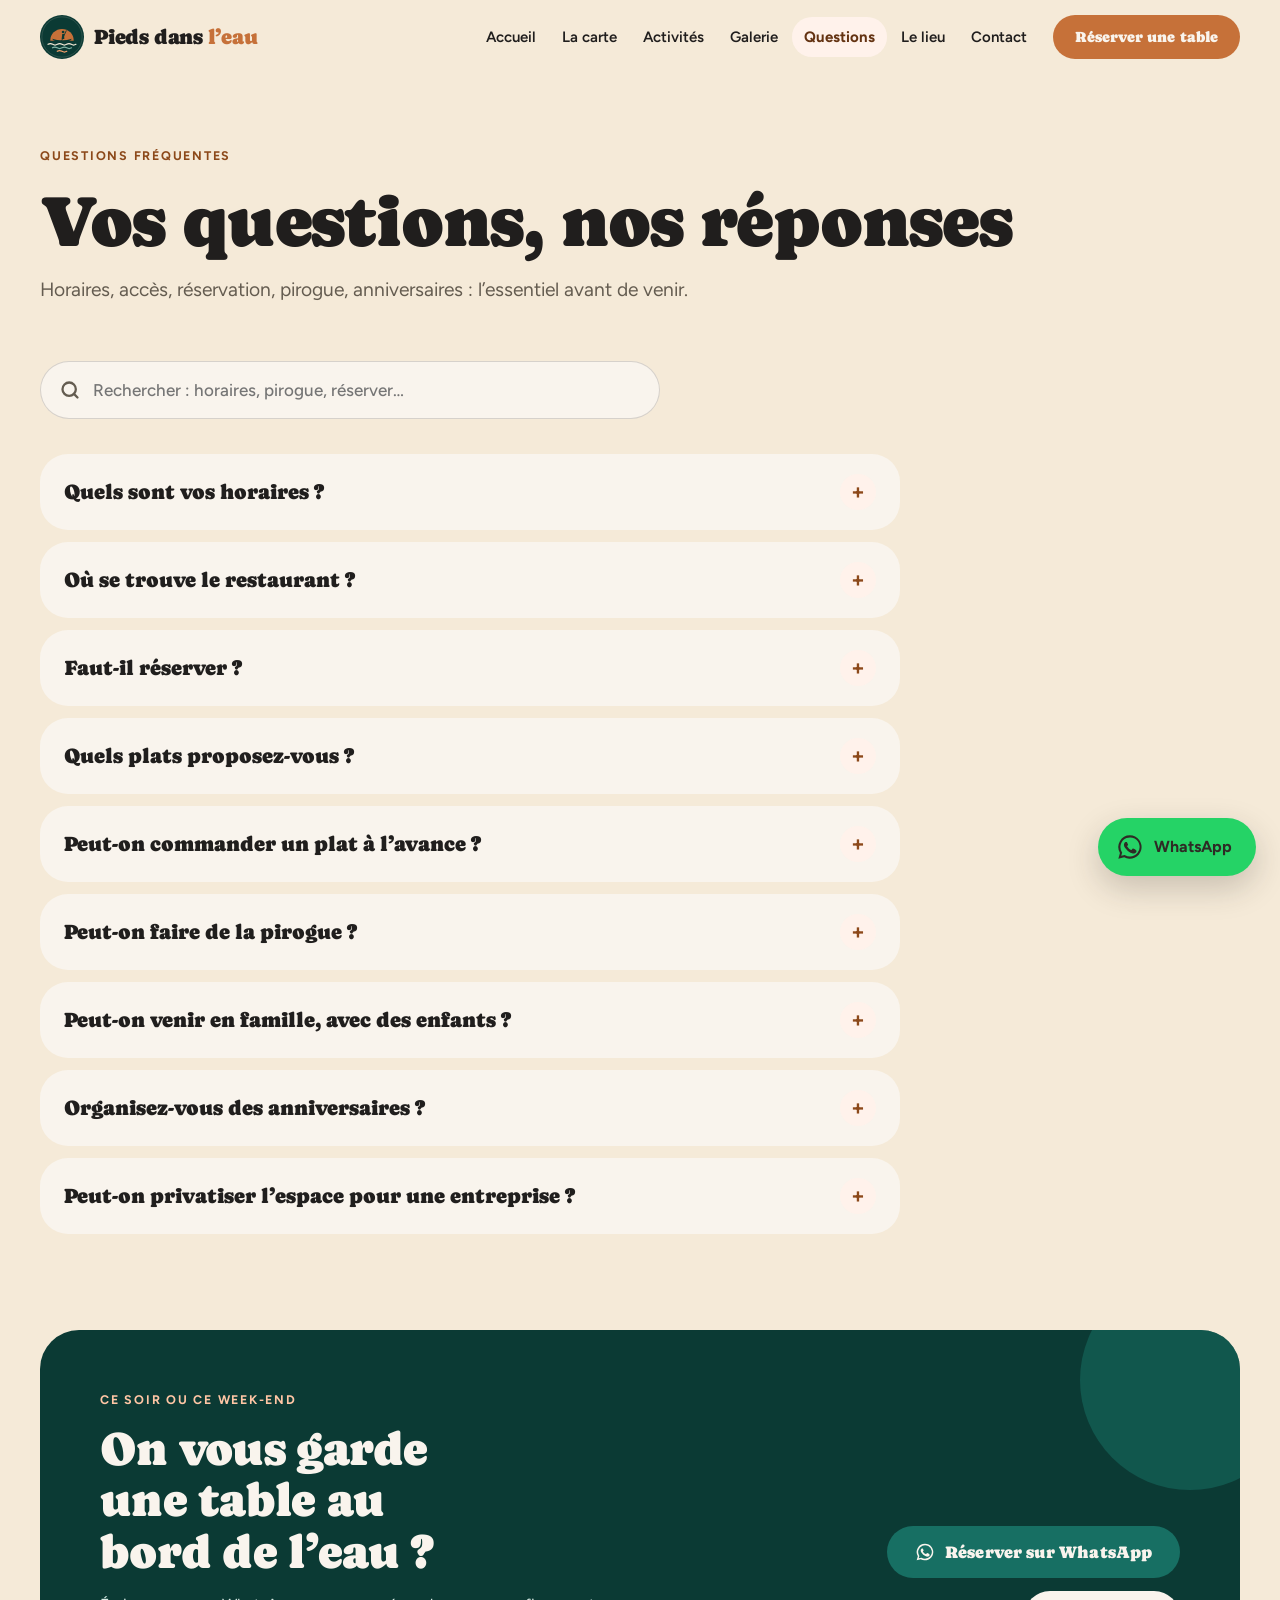
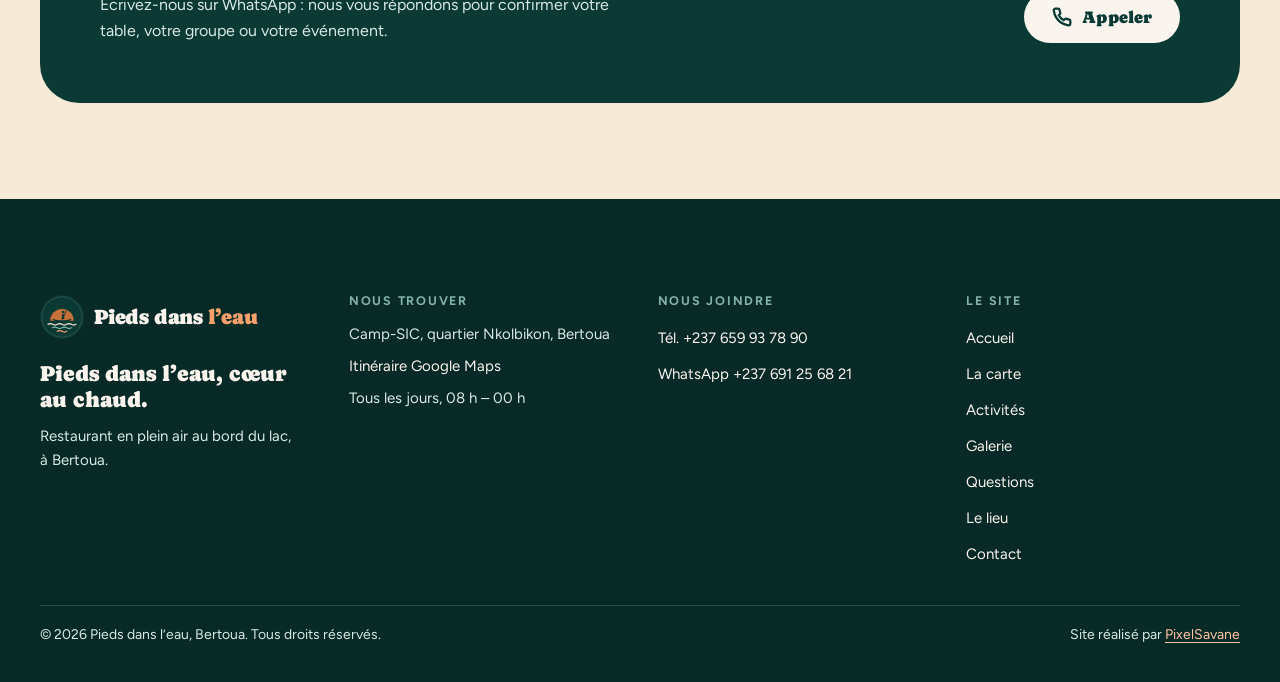
<file: questions.html>
<!doctype html>
<html lang="fr">
<head>
<meta charset="utf-8">
<meta name="viewport" content="width=device-width, initial-scale=1">
<title>Questions fréquentes · Pieds dans l’eau</title>
<meta name="description" content="Horaires, accès, réservation, pirogue, anniversaires : les réponses avant de venir au bord du lac.">
<meta name="theme-color" content="#f5ead8">
<link rel="canonical" href="https://pieds-dans-leau.vercel.app/questions.html">
<meta property="og:type" content="website">
<meta property="og:locale" content="fr_FR">
<meta property="og:site_name" content="Pieds dans l’eau">
<meta property="og:url" content="https://pieds-dans-leau.vercel.app/questions.html">
<meta property="og:title" content="Questions fréquentes · Pieds dans l’eau">
<meta property="og:description" content="Horaires, accès, réservation, pirogue, anniversaires : les réponses avant de venir au bord du lac.">
<meta property="og:image" content="https://pieds-dans-leau.vercel.app/images/partage.png">
<meta property="og:image:width" content="1200">
<meta property="og:image:height" content="630">
<meta name="twitter:card" content="summary_large_image">
<link rel="icon" href="images/logo.svg" type="image/svg+xml">
<link rel="apple-touch-icon" href="images/icone-180.png">
<link rel="preconnect" href="https://fonts.googleapis.com">
<link rel="preconnect" href="https://fonts.gstatic.com" crossorigin>
<link href="https://fonts.googleapis.com/css2?family=Caprasimo&amp;family=Figtree:wght@400;500;600;700&amp;display=swap" rel="stylesheet">
<link rel="stylesheet" href="tokens.css">
<link rel="stylesheet" href="style.css">
</head>
<body data-base="" data-page="questions.html" data-message="Bonjour Pieds dans l’eau ! J’ai une question.">
<a class="saut" href="#contenu">Aller au contenu</a>
<header class="entete" id="entete">
  <div class="conteneur entete-barre">
    <a class="marque" href="index.html" aria-label="Pieds dans l’eau, accueil"><img src="images/logo.svg" alt="" width="44" height="44"><span>Pieds dans&nbsp;<em>l’eau</em></span></a>
    <nav class="nav" aria-label="Navigation principale">
      <ul>
          <li><a href="index.html" data-page="index.html">Accueil</a></li>
          <li><a href="carte.html" data-page="carte.html">La carte</a></li>
          <li><a href="activites.html" data-page="activites.html">Activités</a></li>
          <li><a href="galerie.html" data-page="galerie.html">Galerie</a></li>
          <li><a href="questions.html" data-page="questions.html" aria-current="page">Questions</a></li>
          <li><a href="a-propos.html" data-page="a-propos.html">Le lieu</a></li>
          <li><a href="contact.html" data-page="contact.html">Contact</a></li>
      </ul>
      <a class="bouton b-accent" href="https://wa.me/237691256821" data-wa="Bonjour Pieds dans l’eau ! J’ai une question." target="_blank" rel="noopener">Réserver une table</a>
    </nav>
    <button class="nav-bouton" type="button" aria-expanded="false" aria-controls="menu-mobile"><svg class="ico" viewBox="0 0 24 24" fill="none" stroke="currentColor" stroke-width="2.75" stroke-linecap="round" stroke-linejoin="round" aria-hidden="true"><path d="M4 6h16M4 12h16M4 18h16"/></svg><span>Menu</span></button>
  </div>
  <div class="apercu" id="apercu" aria-hidden="true"></div>
</header>
<nav class="menu-mobile" id="menu-mobile" aria-label="Menu">
  <ul>
      <li><a href="index.html"><img src="photos/lieu/lac-coucher.jpg" alt="" class="washed" loading="lazy"><span><b>Accueil</b><small>Le restaurant au bord du lac</small></span></a></li>
      <li><a href="carte.html"><img src="photos/plats/ndole.jpg" alt="" class="washed" loading="lazy"><span><b>La carte</b><small>Ekwang, koki, ndolè, taro</small></span></a></li>
      <li><a href="activites.html"><img src="photos/lieu/lac-pirogue.jpg" alt="" class="washed" loading="lazy"><span><b>Activités</b><small>Pirogue, anniversaires, entreprises</small></span></a></li>
      <li><a href="galerie.html"><img src="photos/lieu/soir-terrasse.jpg" alt="" class="washed" loading="lazy"><span><b>Galerie</b><small>Le lac et la terrasse en images</small></span></a></li>
      <li><a href="questions.html" aria-current="page"><img src="photos/lieu/terrasse.jpg" alt="" class="washed" loading="lazy"><span><b>Questions</b><small>Horaires, réservation, accès</small></span></a></li>
      <li><a href="a-propos.html"><img src="photos/lieu/terrasse-jour.jpg" alt="" class="washed" loading="lazy"><span><b>Le lieu</b><small>Une terrasse au bord de l’eau</small></span></a></li>
      <li><a href="contact.html"><img src="photos/lieu/entree.jpg" alt="" class="washed" loading="lazy"><span><b>Contact</b><small>Réserver, venir, nous écrire</small></span></a></li>
  </ul>
</nav>
<section class="page-tete">
  <div class="conteneur">
    <span class="surtitre monte">Questions fréquentes</span>
    <h1 class="monte" style="--i:1">Vos questions, nos réponses</h1>
    <p class="chapeau monte" style="--i:2">Horaires, accès, réservation, pirogue, anniversaires : l’essentiel avant de venir.</p>
  </div>
</section>
<main id="contenu">
<section class="section" style="padding-top:8px">
  <div class="conteneur">
    <div class="recherche"><svg class="ico" viewBox="0 0 24 24" fill="none" stroke="currentColor" stroke-width="2.75" stroke-linecap="round" stroke-linejoin="round" aria-hidden="true"><circle cx="11" cy="11" r="8"/><path d="m21 21-4.3-4.3"/></svg><input type="search" id="recherche-faq" placeholder="Rechercher : horaires, pirogue, réserver…" aria-label="Rechercher une question"></div>
    <div class="faq" id="faq">
      <div class="question monte" style="--i:0"><button type="button" aria-expanded="false">Quels sont vos horaires ?<span class="plus" aria-hidden="true">+</span></button><div class="reponse"><div><p>Nous sommes ouverts tous les jours, 08 h – 00 h.</p></div></div></div>
      <div class="question monte" style="--i:1"><button type="button" aria-expanded="false">Où se trouve le restaurant ?<span class="plus" aria-hidden="true">+</span></button><div class="reponse"><div><p>Au Camp-SIC, quartier Nkolbikon, à Bertoua, au bord du lac, près de la route et du plus grand centre hospitalier de l’Est-Cameroun. <a href="https://www.google.com/maps/search/?api=1&amp;query=Camp+SIC+Nkolbikon+Bertoua" target="_blank" rel="noopener">Ouvrir l’itinéraire</a>.</p></div></div></div>
      <div class="question monte" style="--i:2"><button type="button" aria-expanded="false">Faut-il réserver ?<span class="plus" aria-hidden="true">+</span></button><div class="reponse"><div><p>Pour être sûr d’avoir une table, surtout en groupe ou le week-end, écrivez-nous sur WhatsApp ou appelez le <a href="tel:+237659937890">+237 659 93 78 90</a>.</p></div></div></div>
      <div class="question monte" style="--i:3"><button type="button" aria-expanded="false">Quels plats proposez-vous ?<span class="plus" aria-hidden="true">+</span></button><div class="reponse"><div><p>Des plats du pays : ekwang, koki chaud, ndolè aux crevettes et taro sauce jaune. La carte du jour est sur la page « La carte ».</p></div></div></div>
      <div class="question monte" style="--i:4"><button type="button" aria-expanded="false">Peut-on commander un plat à l’avance ?<span class="plus" aria-hidden="true">+</span></button><div class="reponse"><div><p>Oui : sur la page « La carte », ajoutez vos plats au panier, choisissez « sur place » ou « à emporter », puis envoyez la commande sur WhatsApp.</p></div></div></div>
      <div class="question monte" style="--i:5"><button type="button" aria-expanded="false">Peut-on faire de la pirogue ?<span class="plus" aria-hidden="true">+</span></button><div class="reponse"><div><p>Oui, une balade en pirogue sur le lac est possible avant ou après le repas. Renseignez-vous sur place ou sur WhatsApp.</p></div></div></div>
      <div class="question monte" style="--i:6"><button type="button" aria-expanded="false">Peut-on venir en famille, avec des enfants ?<span class="plus" aria-hidden="true">+</span></button><div class="reponse"><div><p>Bien sûr. Les familles sont les bienvenues.</p></div></div></div>
      <div class="question monte" style="--i:7"><button type="button" aria-expanded="false">Organisez-vous des anniversaires ?<span class="plus" aria-hidden="true">+</span></button><div class="reponse"><div><p>Oui. Donnez-nous la date et le nombre d’invités sur WhatsApp, nous vous proposons une formule.</p></div></div></div>
      <div class="question monte" style="--i:8"><button type="button" aria-expanded="false">Peut-on privatiser l’espace pour une entreprise ?<span class="plus" aria-hidden="true">+</span></button><div class="reponse"><div><p>Oui, pour un repas d’équipe, un séminaire ou un événement d’entreprise. Demandez un devis sur WhatsApp.</p></div></div></div>
    </div>
    <p class="aucune" id="faq-aucune" hidden>Aucune question ne correspond. <a href="https://wa.me/237691256821" data-wa="Bonjour Pieds dans l’eau ! J’ai une question." target="_blank" rel="noopener">Posez-la-nous sur WhatsApp</a>.</p>
  </div>
</section>
<section class="bandeau-zone">
  <div class="conteneur">
    <div class="bandeau">
      <div style="display:grid;gap:14px">
        <span class="surtitre" style="color:var(--accent-300)">Ce soir ou ce week-end</span>
        <h2>On vous garde une table au bord de l’eau ?</h2>
        <p>Écrivez-nous sur WhatsApp : nous vous répondons pour confirmer votre table, votre groupe ou votre événement.</p>
      </div>
      <div class="boutons">
        <a class="bouton b-accent" href="https://wa.me/237691256821" data-wa="Bonjour Pieds dans l’eau ! Je voudrais réserver une table." target="_blank" rel="noopener"><svg class="ico" viewBox="0 0 24 24" fill="currentColor" aria-hidden="true"><path d="M12 2a10 10 0 0 0-8.6 15.1L2 22l5-1.3A10 10 0 1 0 12 2Zm0 18.2a8.2 8.2 0 0 1-4.2-1.2l-.3-.2-3 .8.8-2.9-.2-.3A8.2 8.2 0 1 1 12 20.2Zm4.5-6.1c-.2-.1-1.5-.7-1.7-.8-.2-.1-.4-.1-.6.1l-.8 1c-.1.2-.3.2-.5.1a6.7 6.7 0 0 1-3.3-2.9c-.2-.4.2-.4.7-1.3.1-.2 0-.3 0-.4l-.8-1.8c-.2-.5-.4-.4-.6-.4h-.5a1 1 0 0 0-.7.3 3 3 0 0 0-.9 2.2 5.2 5.2 0 0 0 1.1 2.7 11.8 11.8 0 0 0 4.5 4c1.7.7 2.3.8 3.2.6a2.7 2.7 0 0 0 1.8-1.2 2.2 2.2 0 0 0 .1-1.3c0-.1-.2-.2-.5-.3Z"/></svg>Réserver sur WhatsApp</a>
        <a class="bouton b-clair" href="tel:+237659937890"><svg class="ico" viewBox="0 0 24 24" fill="none" stroke="currentColor" stroke-width="2.75" stroke-linecap="round" stroke-linejoin="round" aria-hidden="true"><path d="M22 16.92v3a2 2 0 0 1-2.18 2 19.79 19.79 0 0 1-8.63-3.07 19.5 19.5 0 0 1-6-6 19.79 19.79 0 0 1-3.07-8.67A2 2 0 0 1 4.11 2h3a2 2 0 0 1 2 1.72c.13.96.36 1.9.7 2.81a2 2 0 0 1-.45 2.11L8.09 9.91a16 16 0 0 0 6 6l1.27-1.27a2 2 0 0 1 2.11-.45c.91.34 1.85.57 2.81.7A2 2 0 0 1 22 16.92z"/></svg>Appeler</a>
      </div>
    </div>
  </div>
</section>
</main>
<footer class="pied">
  <div class="conteneur">
    <div class="pied-grille">
      <div>
        <a class="marque" href="index.html"><img src="images/logo.svg" alt="" width="44" height="44"><span>Pieds dans&nbsp;<em>l’eau</em></span></a>
        <p class="slogan">Pieds dans l’eau, cœur au chaud.</p>
        <p style="margin-top:10px">Restaurant en plein air au bord du lac, à Bertoua.</p>
      </div>
      <div>
        <h2>Nous trouver</h2>
        <ul>
          <li>Camp-SIC, quartier Nkolbikon, Bertoua</li>
          <li><a href="https://www.google.com/maps/search/?api=1&amp;query=Camp+SIC+Nkolbikon+Bertoua" target="_blank" rel="noopener">Itinéraire Google Maps</a></li>
          <li>Tous les jours, 08 h – 00 h</li>
        </ul>
      </div>
      <div>
        <h2>Nous joindre</h2>
        <ul>
          <li><a href="tel:+237659937890">Tél. +237 659 93 78 90</a></li>
          <li><a href="https://wa.me/237691256821" data-wa="Bonjour Pieds dans l’eau !" target="_blank" rel="noopener">WhatsApp +237 691 25 68 21</a></li>
        </ul>
      </div>
      <div>
        <h2>Le site</h2>
        <ul>
          <li><a href="index.html">Accueil</a></li>
          <li><a href="carte.html">La carte</a></li>
          <li><a href="activites.html">Activités</a></li>
          <li><a href="galerie.html">Galerie</a></li>
          <li><a href="questions.html">Questions</a></li>
          <li><a href="a-propos.html">Le lieu</a></li>
          <li><a href="contact.html">Contact</a></li>
        </ul>
      </div>
    </div>
    <div class="copyright">
      <p>© <span data-annee>2026</span> Pieds dans l’eau, Bertoua. Tous droits réservés.</p>
      <p>Site réalisé par <a href="https://wa.me/237696229416?text=Bonjour%20PixelSavane%20%21%20J%27ai%20vu%20le%20site%20de%20Pieds%20dans%20l%27eau%20et%20je%20voudrais%20un%20site%20moi%20aussi." target="_blank" rel="noopener">PixelSavane</a></p>
    </div>
  </div>
</footer>
<a class="wa-flottant" href="https://wa.me/237691256821" data-wa="" target="_blank" rel="noopener" aria-label="Nous écrire sur WhatsApp"><svg class="ico" viewBox="0 0 24 24" fill="currentColor" aria-hidden="true"><path d="M12 2a10 10 0 0 0-8.6 15.1L2 22l5-1.3A10 10 0 1 0 12 2Zm0 18.2a8.2 8.2 0 0 1-4.2-1.2l-.3-.2-3 .8.8-2.9-.2-.3A8.2 8.2 0 1 1 12 20.2Zm4.5-6.1c-.2-.1-1.5-.7-1.7-.8-.2-.1-.4-.1-.6.1l-.8 1c-.1.2-.3.2-.5.1a6.7 6.7 0 0 1-3.3-2.9c-.2-.4.2-.4.7-1.3.1-.2 0-.3 0-.4l-.8-1.8c-.2-.5-.4-.4-.6-.4h-.5a1 1 0 0 0-.7.3 3 3 0 0 0-.9 2.2 5.2 5.2 0 0 0 1.1 2.7 11.8 11.8 0 0 0 4.5 4c1.7.7 2.3.8 3.2.6a2.7 2.7 0 0 0 1.8-1.2 2.2 2.2 0 0 0 .1-1.3c0-.1-.2-.2-.5-.3Z"/></svg><span>WhatsApp</span></a>
<div class="wa-barre">
  <a class="bouton" href="https://wa.me/237691256821" data-wa="" target="_blank" rel="noopener"><svg class="ico" viewBox="0 0 24 24" fill="currentColor" aria-hidden="true"><path d="M12 2a10 10 0 0 0-8.6 15.1L2 22l5-1.3A10 10 0 1 0 12 2Zm0 18.2a8.2 8.2 0 0 1-4.2-1.2l-.3-.2-3 .8.8-2.9-.2-.3A8.2 8.2 0 1 1 12 20.2Zm4.5-6.1c-.2-.1-1.5-.7-1.7-.8-.2-.1-.4-.1-.6.1l-.8 1c-.1.2-.3.2-.5.1a6.7 6.7 0 0 1-3.3-2.9c-.2-.4.2-.4.7-1.3.1-.2 0-.3 0-.4l-.8-1.8c-.2-.5-.4-.4-.6-.4h-.5a1 1 0 0 0-.7.3 3 3 0 0 0-.9 2.2 5.2 5.2 0 0 0 1.1 2.7 11.8 11.8 0 0 0 4.5 4c1.7.7 2.3.8 3.2.6a2.7 2.7 0 0 0 1.8-1.2 2.2 2.2 0 0 0 .1-1.3c0-.1-.2-.2-.5-.3Z"/></svg>Réserver sur WhatsApp</a>
  <a class="appel" href="tel:+237659937890" aria-label="Appeler le restaurant"><svg class="ico" viewBox="0 0 24 24" fill="none" stroke="currentColor" stroke-width="2.75" stroke-linecap="round" stroke-linejoin="round" aria-hidden="true"><path d="M22 16.92v3a2 2 0 0 1-2.18 2 19.79 19.79 0 0 1-8.63-3.07 19.5 19.5 0 0 1-6-6 19.79 19.79 0 0 1-3.07-8.67A2 2 0 0 1 4.11 2h3a2 2 0 0 1 2 1.72c.13.96.36 1.9.7 2.81a2 2 0 0 1-.45 2.11L8.09 9.91a16 16 0 0 0 6 6l1.27-1.27a2 2 0 0 1 2.11-.45c.91.34 1.85.57 2.81.7A2 2 0 0 1 22 16.92z"/></svg></a>
</div>
<script src="contenu.js"></script>
<script src="site.js"></script>
</body>
</html>
</file>
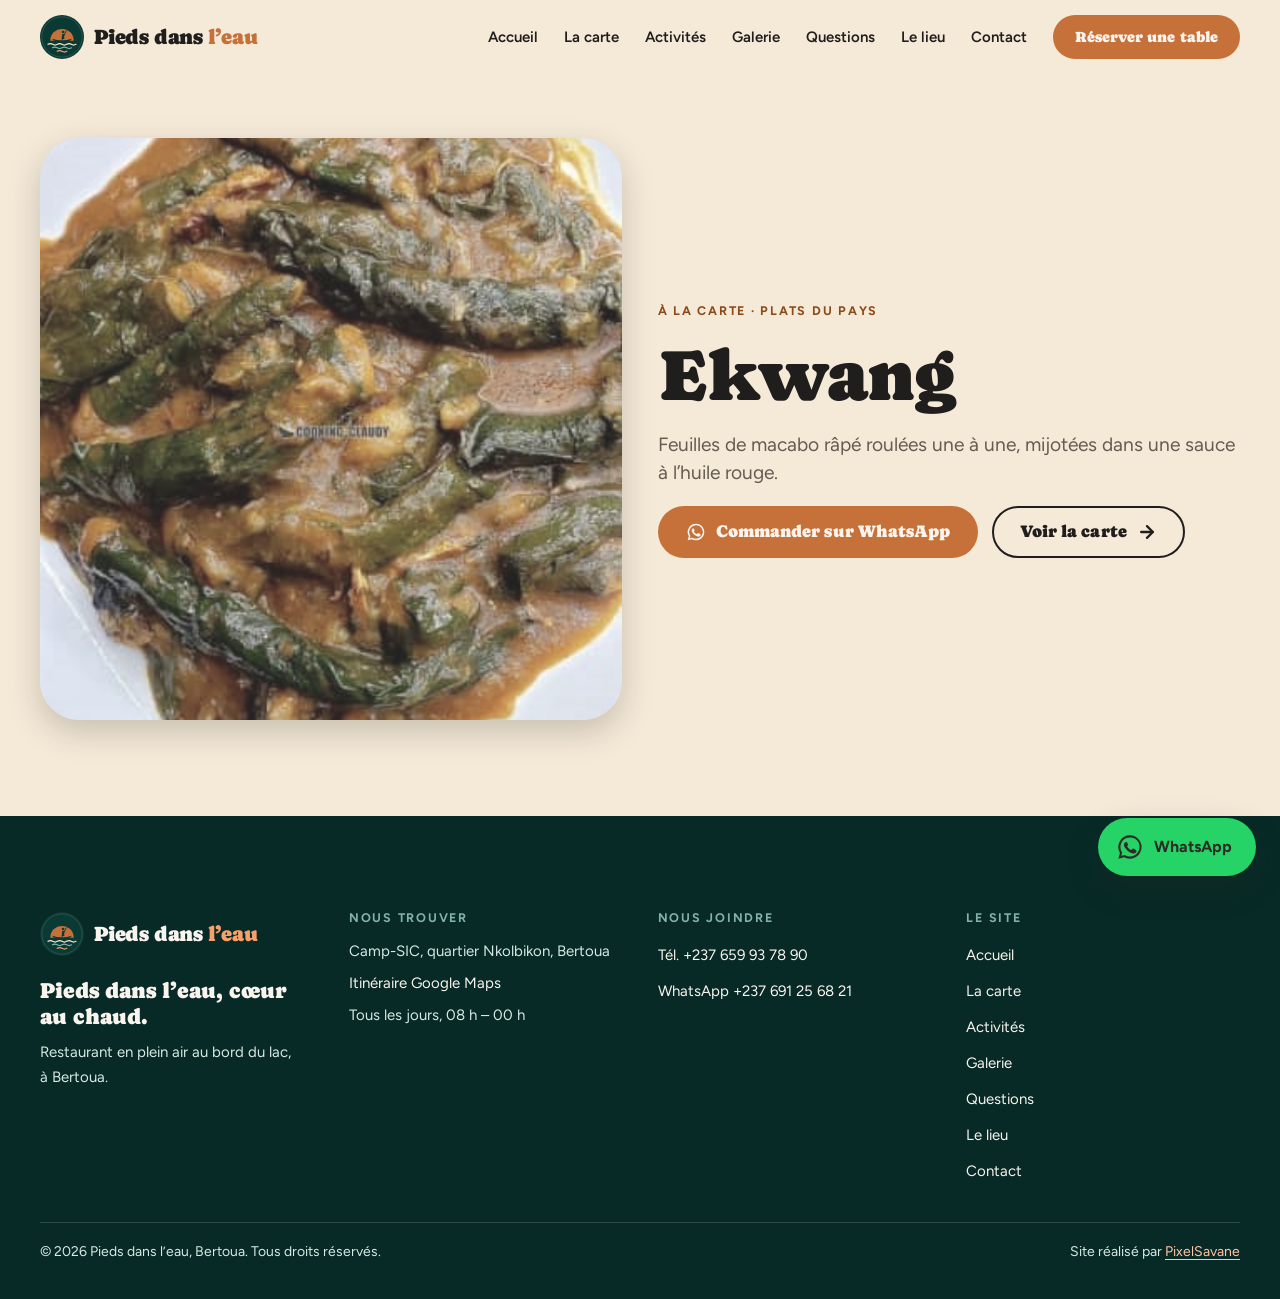
<file: plats/ekwang.html>
<!doctype html>
<html lang="fr">
<head>
<meta charset="utf-8">
<meta name="viewport" content="width=device-width, initial-scale=1">
<title>Ekwang · Pieds dans l’eau, Bertoua</title>
<meta name="description" content="Feuilles de macabo râpé roulées une à une, mijotées dans une sauce à l’huile rouge. À déguster les pieds dans l’eau, au bord du lac, à Bertoua.">
<meta name="theme-color" content="#f5ead8">
<link rel="canonical" href="https://pieds-dans-leau.vercel.app/plats/ekwang.html">
<meta property="og:type" content="website">
<meta property="og:locale" content="fr_FR">
<meta property="og:site_name" content="Pieds dans l’eau">
<meta property="og:url" content="https://pieds-dans-leau.vercel.app/plats/ekwang.html">
<meta property="og:title" content="Ekwang · Pieds dans l’eau, Bertoua">
<meta property="og:description" content="Feuilles de macabo râpé roulées une à une, mijotées dans une sauce à l’huile rouge. À déguster les pieds dans l’eau, au bord du lac, à Bertoua.">
<meta property="og:image" content="https://pieds-dans-leau.vercel.app/images/partage/ekwang.jpg">
<meta property="og:image:width" content="1200">
<meta property="og:image:height" content="630">
<meta name="twitter:card" content="summary_large_image">
<link rel="icon" href="../images/logo.svg" type="image/svg+xml">
<link rel="apple-touch-icon" href="../images/icone-180.png">
<link rel="preconnect" href="https://fonts.googleapis.com">
<link rel="preconnect" href="https://fonts.gstatic.com" crossorigin>
<link href="https://fonts.googleapis.com/css2?family=Caprasimo&amp;family=Figtree:wght@400;500;600;700&amp;display=swap" rel="stylesheet">
<link rel="stylesheet" href="../tokens.css">
<link rel="stylesheet" href="../style.css">
</head>
<body data-base="../" data-page="plats/ekwang.html" data-message="Bonjour Pieds dans l’eau ! Je voudrais commander : Ekwang.">
<a class="saut" href="#contenu">Aller au contenu</a>
<header class="entete" id="entete">
  <div class="conteneur entete-barre">
    <a class="marque" href="../index.html" aria-label="Pieds dans l’eau, accueil"><img src="../images/logo.svg" alt="" width="44" height="44"><span>Pieds dans&nbsp;<em>l’eau</em></span></a>
    <nav class="nav" aria-label="Navigation principale">
      <ul>
          <li><a href="../index.html" data-page="index.html">Accueil</a></li>
          <li><a href="../carte.html" data-page="carte.html">La carte</a></li>
          <li><a href="../activites.html" data-page="activites.html">Activités</a></li>
          <li><a href="../galerie.html" data-page="galerie.html">Galerie</a></li>
          <li><a href="../questions.html" data-page="questions.html">Questions</a></li>
          <li><a href="../a-propos.html" data-page="a-propos.html">Le lieu</a></li>
          <li><a href="../contact.html" data-page="contact.html">Contact</a></li>
      </ul>
      <a class="bouton b-accent" href="https://wa.me/237691256821" data-wa="Bonjour Pieds dans l’eau ! Je voudrais commander : Ekwang." target="_blank" rel="noopener">Réserver une table</a>
    </nav>
    <button class="nav-bouton" type="button" aria-expanded="false" aria-controls="menu-mobile"><svg class="ico" viewBox="0 0 24 24" fill="none" stroke="currentColor" stroke-width="2.75" stroke-linecap="round" stroke-linejoin="round" aria-hidden="true"><path d="M4 6h16M4 12h16M4 18h16"/></svg><span>Menu</span></button>
  </div>
  <div class="apercu" id="apercu" aria-hidden="true"></div>
</header>
<nav class="menu-mobile" id="menu-mobile" aria-label="Menu">
  <ul>
      <li><a href="../index.html"><img src="../photos/lieu/lac-coucher.jpg" alt="" class="washed" loading="lazy"><span><b>Accueil</b><small>Le restaurant au bord du lac</small></span></a></li>
      <li><a href="../carte.html"><img src="../photos/plats/ndole.jpg" alt="" class="washed" loading="lazy"><span><b>La carte</b><small>Ekwang, koki, ndolè, taro</small></span></a></li>
      <li><a href="../activites.html"><img src="../photos/lieu/lac-pirogue.jpg" alt="" class="washed" loading="lazy"><span><b>Activités</b><small>Pirogue, anniversaires, entreprises</small></span></a></li>
      <li><a href="../galerie.html"><img src="../photos/lieu/soir-terrasse.jpg" alt="" class="washed" loading="lazy"><span><b>Galerie</b><small>Le lac et la terrasse en images</small></span></a></li>
      <li><a href="../questions.html"><img src="../photos/lieu/terrasse.jpg" alt="" class="washed" loading="lazy"><span><b>Questions</b><small>Horaires, réservation, accès</small></span></a></li>
      <li><a href="../a-propos.html"><img src="../photos/lieu/terrasse-jour.jpg" alt="" class="washed" loading="lazy"><span><b>Le lieu</b><small>Une terrasse au bord de l’eau</small></span></a></li>
      <li><a href="../contact.html"><img src="../photos/lieu/entree.jpg" alt="" class="washed" loading="lazy"><span><b>Contact</b><small>Réserver, venir, nous écrire</small></span></a></li>
  </ul>
</nav>
<main id="contenu" class="page-plat">
  <div class="conteneur">
    <div class="photo monte"><img class="washed" src="../photos/plats/ekwang.jpg" alt="Ekwang"></div>
    <div class="texte">
      <span class="surtitre monte">À la carte · Plats du pays</span>
      <h1 class="monte" style="--i:1">Ekwang</h1>
      <p class="chapeau monte" style="--i:2">Feuilles de macabo râpé roulées une à une, mijotées dans une sauce à l’huile rouge.</p>
      <div class="boutons monte" style="--i:3">
        <a class="bouton b-accent" href="https://wa.me/237691256821" data-wa="Bonjour Pieds dans l’eau ! Je voudrais commander : Ekwang." target="_blank" rel="noopener"><svg class="ico" viewBox="0 0 24 24" fill="currentColor" aria-hidden="true"><path d="M12 2a10 10 0 0 0-8.6 15.1L2 22l5-1.3A10 10 0 1 0 12 2Zm0 18.2a8.2 8.2 0 0 1-4.2-1.2l-.3-.2-3 .8.8-2.9-.2-.3A8.2 8.2 0 1 1 12 20.2Zm4.5-6.1c-.2-.1-1.5-.7-1.7-.8-.2-.1-.4-.1-.6.1l-.8 1c-.1.2-.3.2-.5.1a6.7 6.7 0 0 1-3.3-2.9c-.2-.4.2-.4.7-1.3.1-.2 0-.3 0-.4l-.8-1.8c-.2-.5-.4-.4-.6-.4h-.5a1 1 0 0 0-.7.3 3 3 0 0 0-.9 2.2 5.2 5.2 0 0 0 1.1 2.7 11.8 11.8 0 0 0 4.5 4c1.7.7 2.3.8 3.2.6a2.7 2.7 0 0 0 1.8-1.2 2.2 2.2 0 0 0 .1-1.3c0-.1-.2-.2-.5-.3Z"/></svg>Commander sur WhatsApp</a>
        <a class="bouton b-contour" href="../carte.html">Voir la carte <svg class="ico fleche" viewBox="0 0 24 24" fill="none" stroke="currentColor" stroke-width="2.75" stroke-linecap="round" stroke-linejoin="round" aria-hidden="true"><path d="M5 12h14"/><path d="m12 5 7 7-7 7"/></svg></a>
      </div>
    </div>
  </div>
</main>
<footer class="pied">
  <div class="conteneur">
    <div class="pied-grille">
      <div>
        <a class="marque" href="../index.html"><img src="../images/logo.svg" alt="" width="44" height="44"><span>Pieds dans&nbsp;<em>l’eau</em></span></a>
        <p class="slogan">Pieds dans l’eau, cœur au chaud.</p>
        <p style="margin-top:10px">Restaurant en plein air au bord du lac, à Bertoua.</p>
      </div>
      <div>
        <h2>Nous trouver</h2>
        <ul>
          <li>Camp-SIC, quartier Nkolbikon, Bertoua</li>
          <li><a href="https://www.google.com/maps/search/?api=1&amp;query=Camp+SIC+Nkolbikon+Bertoua" target="_blank" rel="noopener">Itinéraire Google Maps</a></li>
          <li>Tous les jours, 08 h – 00 h</li>
        </ul>
      </div>
      <div>
        <h2>Nous joindre</h2>
        <ul>
          <li><a href="tel:+237659937890">Tél. +237 659 93 78 90</a></li>
          <li><a href="https://wa.me/237691256821" data-wa="Bonjour Pieds dans l’eau !" target="_blank" rel="noopener">WhatsApp +237 691 25 68 21</a></li>
        </ul>
      </div>
      <div>
        <h2>Le site</h2>
        <ul>
          <li><a href="../index.html">Accueil</a></li>
          <li><a href="../carte.html">La carte</a></li>
          <li><a href="../activites.html">Activités</a></li>
          <li><a href="../galerie.html">Galerie</a></li>
          <li><a href="../questions.html">Questions</a></li>
          <li><a href="../a-propos.html">Le lieu</a></li>
          <li><a href="../contact.html">Contact</a></li>
        </ul>
      </div>
    </div>
    <div class="copyright">
      <p>© <span data-annee>2026</span> Pieds dans l’eau, Bertoua. Tous droits réservés.</p>
      <p>Site réalisé par <a href="https://wa.me/237696229416?text=Bonjour%20PixelSavane%20%21%20J%27ai%20vu%20le%20site%20de%20Pieds%20dans%20l%27eau%20et%20je%20voudrais%20un%20site%20moi%20aussi." target="_blank" rel="noopener">PixelSavane</a></p>
    </div>
  </div>
</footer>
<a class="wa-flottant" href="https://wa.me/237691256821" data-wa="" target="_blank" rel="noopener" aria-label="Nous écrire sur WhatsApp"><svg class="ico" viewBox="0 0 24 24" fill="currentColor" aria-hidden="true"><path d="M12 2a10 10 0 0 0-8.6 15.1L2 22l5-1.3A10 10 0 1 0 12 2Zm0 18.2a8.2 8.2 0 0 1-4.2-1.2l-.3-.2-3 .8.8-2.9-.2-.3A8.2 8.2 0 1 1 12 20.2Zm4.5-6.1c-.2-.1-1.5-.7-1.7-.8-.2-.1-.4-.1-.6.1l-.8 1c-.1.2-.3.2-.5.1a6.7 6.7 0 0 1-3.3-2.9c-.2-.4.2-.4.7-1.3.1-.2 0-.3 0-.4l-.8-1.8c-.2-.5-.4-.4-.6-.4h-.5a1 1 0 0 0-.7.3 3 3 0 0 0-.9 2.2 5.2 5.2 0 0 0 1.1 2.7 11.8 11.8 0 0 0 4.5 4c1.7.7 2.3.8 3.2.6a2.7 2.7 0 0 0 1.8-1.2 2.2 2.2 0 0 0 .1-1.3c0-.1-.2-.2-.5-.3Z"/></svg><span>WhatsApp</span></a>
<div class="wa-barre">
  <a class="bouton" href="https://wa.me/237691256821" data-wa="" target="_blank" rel="noopener"><svg class="ico" viewBox="0 0 24 24" fill="currentColor" aria-hidden="true"><path d="M12 2a10 10 0 0 0-8.6 15.1L2 22l5-1.3A10 10 0 1 0 12 2Zm0 18.2a8.2 8.2 0 0 1-4.2-1.2l-.3-.2-3 .8.8-2.9-.2-.3A8.2 8.2 0 1 1 12 20.2Zm4.5-6.1c-.2-.1-1.5-.7-1.7-.8-.2-.1-.4-.1-.6.1l-.8 1c-.1.2-.3.2-.5.1a6.7 6.7 0 0 1-3.3-2.9c-.2-.4.2-.4.7-1.3.1-.2 0-.3 0-.4l-.8-1.8c-.2-.5-.4-.4-.6-.4h-.5a1 1 0 0 0-.7.3 3 3 0 0 0-.9 2.2 5.2 5.2 0 0 0 1.1 2.7 11.8 11.8 0 0 0 4.5 4c1.7.7 2.3.8 3.2.6a2.7 2.7 0 0 0 1.8-1.2 2.2 2.2 0 0 0 .1-1.3c0-.1-.2-.2-.5-.3Z"/></svg>Réserver sur WhatsApp</a>
  <a class="appel" href="tel:+237659937890" aria-label="Appeler le restaurant"><svg class="ico" viewBox="0 0 24 24" fill="none" stroke="currentColor" stroke-width="2.75" stroke-linecap="round" stroke-linejoin="round" aria-hidden="true"><path d="M22 16.92v3a2 2 0 0 1-2.18 2 19.79 19.79 0 0 1-8.63-3.07 19.5 19.5 0 0 1-6-6 19.79 19.79 0 0 1-3.07-8.67A2 2 0 0 1 4.11 2h3a2 2 0 0 1 2 1.72c.13.96.36 1.9.7 2.81a2 2 0 0 1-.45 2.11L8.09 9.91a16 16 0 0 0 6 6l1.27-1.27a2 2 0 0 1 2.11-.45c.91.34 1.85.57 2.81.7A2 2 0 0 1 22 16.92z"/></svg></a>
</div>
<script src="../contenu.js"></script>
<script src="../site.js"></script>
</body>
</html>
</file>
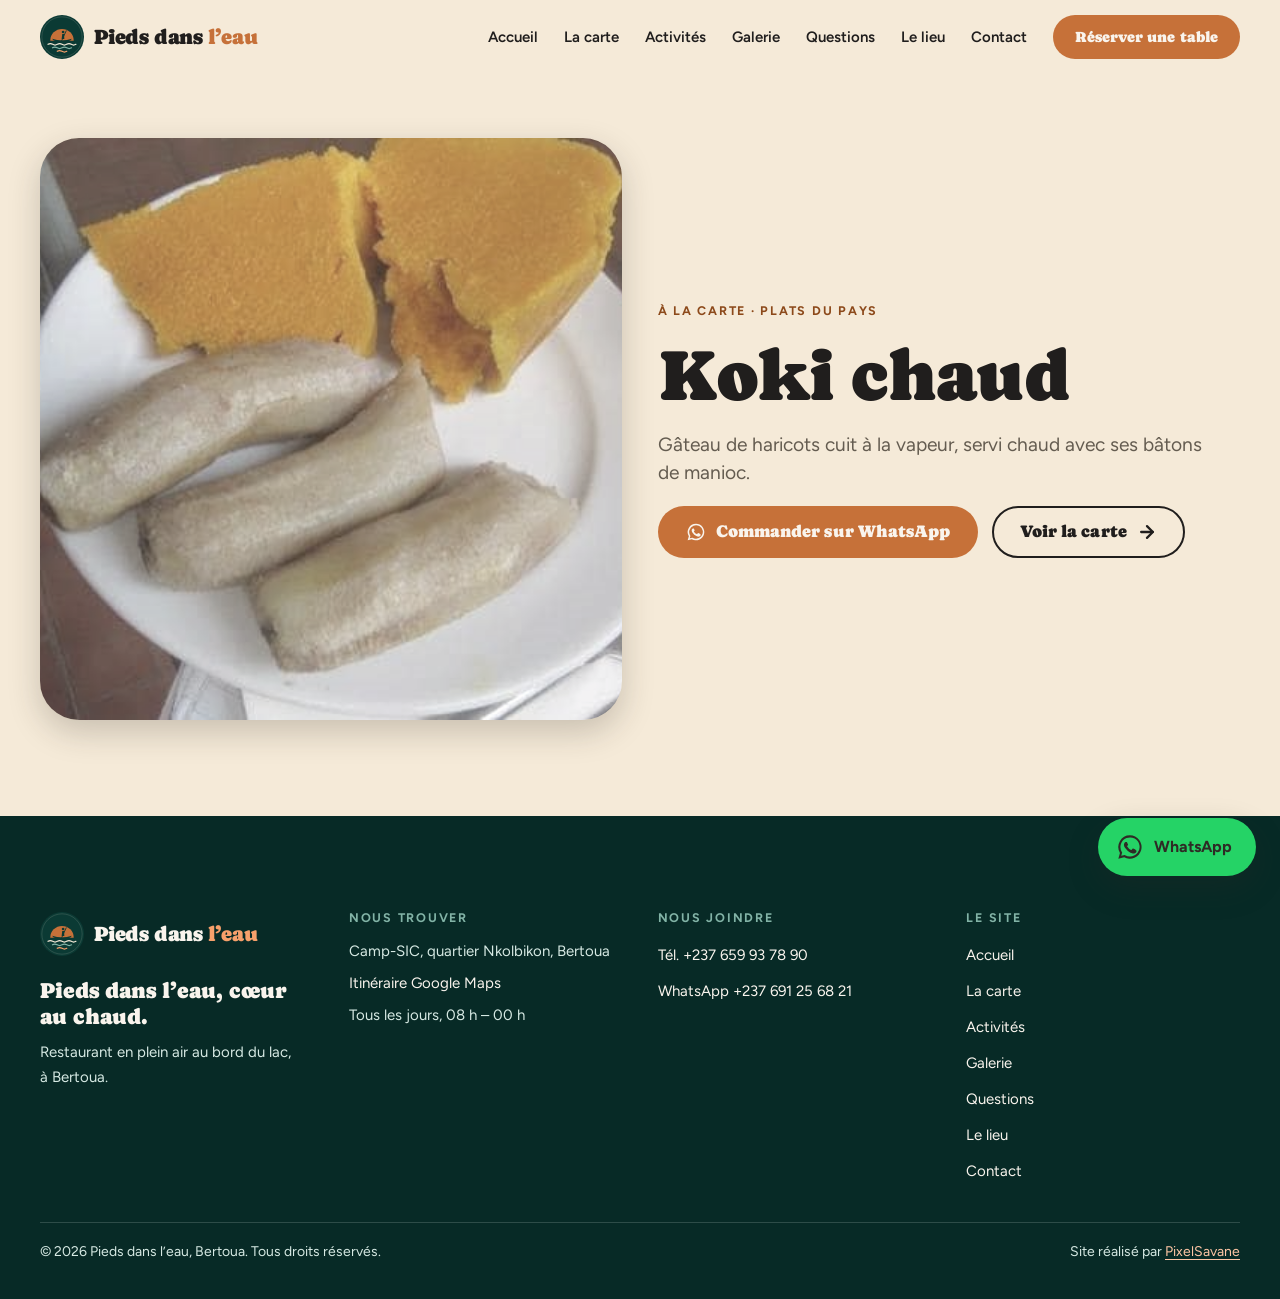
<file: plats/koki.html>
<!doctype html>
<html lang="fr">
<head>
<meta charset="utf-8">
<meta name="viewport" content="width=device-width, initial-scale=1">
<title>Koki chaud · Pieds dans l’eau, Bertoua</title>
<meta name="description" content="Gâteau de haricots cuit à la vapeur, servi chaud avec ses bâtons de manioc. À déguster les pieds dans l’eau, au bord du lac, à Bertoua.">
<meta name="theme-color" content="#f5ead8">
<link rel="canonical" href="https://pieds-dans-leau.vercel.app/plats/koki.html">
<meta property="og:type" content="website">
<meta property="og:locale" content="fr_FR">
<meta property="og:site_name" content="Pieds dans l’eau">
<meta property="og:url" content="https://pieds-dans-leau.vercel.app/plats/koki.html">
<meta property="og:title" content="Koki chaud · Pieds dans l’eau, Bertoua">
<meta property="og:description" content="Gâteau de haricots cuit à la vapeur, servi chaud avec ses bâtons de manioc. À déguster les pieds dans l’eau, au bord du lac, à Bertoua.">
<meta property="og:image" content="https://pieds-dans-leau.vercel.app/images/partage/koki.jpg">
<meta property="og:image:width" content="1200">
<meta property="og:image:height" content="630">
<meta name="twitter:card" content="summary_large_image">
<link rel="icon" href="../images/logo.svg" type="image/svg+xml">
<link rel="apple-touch-icon" href="../images/icone-180.png">
<link rel="preconnect" href="https://fonts.googleapis.com">
<link rel="preconnect" href="https://fonts.gstatic.com" crossorigin>
<link href="https://fonts.googleapis.com/css2?family=Caprasimo&amp;family=Figtree:wght@400;500;600;700&amp;display=swap" rel="stylesheet">
<link rel="stylesheet" href="../tokens.css">
<link rel="stylesheet" href="../style.css">
</head>
<body data-base="../" data-page="plats/koki.html" data-message="Bonjour Pieds dans l’eau ! Je voudrais commander : Koki chaud.">
<a class="saut" href="#contenu">Aller au contenu</a>
<header class="entete" id="entete">
  <div class="conteneur entete-barre">
    <a class="marque" href="../index.html" aria-label="Pieds dans l’eau, accueil"><img src="../images/logo.svg" alt="" width="44" height="44"><span>Pieds dans&nbsp;<em>l’eau</em></span></a>
    <nav class="nav" aria-label="Navigation principale">
      <ul>
          <li><a href="../index.html" data-page="index.html">Accueil</a></li>
          <li><a href="../carte.html" data-page="carte.html">La carte</a></li>
          <li><a href="../activites.html" data-page="activites.html">Activités</a></li>
          <li><a href="../galerie.html" data-page="galerie.html">Galerie</a></li>
          <li><a href="../questions.html" data-page="questions.html">Questions</a></li>
          <li><a href="../a-propos.html" data-page="a-propos.html">Le lieu</a></li>
          <li><a href="../contact.html" data-page="contact.html">Contact</a></li>
      </ul>
      <a class="bouton b-accent" href="https://wa.me/237691256821" data-wa="Bonjour Pieds dans l’eau ! Je voudrais commander : Koki chaud." target="_blank" rel="noopener">Réserver une table</a>
    </nav>
    <button class="nav-bouton" type="button" aria-expanded="false" aria-controls="menu-mobile"><svg class="ico" viewBox="0 0 24 24" fill="none" stroke="currentColor" stroke-width="2.75" stroke-linecap="round" stroke-linejoin="round" aria-hidden="true"><path d="M4 6h16M4 12h16M4 18h16"/></svg><span>Menu</span></button>
  </div>
  <div class="apercu" id="apercu" aria-hidden="true"></div>
</header>
<nav class="menu-mobile" id="menu-mobile" aria-label="Menu">
  <ul>
      <li><a href="../index.html"><img src="../photos/lieu/lac-coucher.jpg" alt="" class="washed" loading="lazy"><span><b>Accueil</b><small>Le restaurant au bord du lac</small></span></a></li>
      <li><a href="../carte.html"><img src="../photos/plats/ndole.jpg" alt="" class="washed" loading="lazy"><span><b>La carte</b><small>Ekwang, koki, ndolè, taro</small></span></a></li>
      <li><a href="../activites.html"><img src="../photos/lieu/lac-pirogue.jpg" alt="" class="washed" loading="lazy"><span><b>Activités</b><small>Pirogue, anniversaires, entreprises</small></span></a></li>
      <li><a href="../galerie.html"><img src="../photos/lieu/soir-terrasse.jpg" alt="" class="washed" loading="lazy"><span><b>Galerie</b><small>Le lac et la terrasse en images</small></span></a></li>
      <li><a href="../questions.html"><img src="../photos/lieu/terrasse.jpg" alt="" class="washed" loading="lazy"><span><b>Questions</b><small>Horaires, réservation, accès</small></span></a></li>
      <li><a href="../a-propos.html"><img src="../photos/lieu/terrasse-jour.jpg" alt="" class="washed" loading="lazy"><span><b>Le lieu</b><small>Une terrasse au bord de l’eau</small></span></a></li>
      <li><a href="../contact.html"><img src="../photos/lieu/entree.jpg" alt="" class="washed" loading="lazy"><span><b>Contact</b><small>Réserver, venir, nous écrire</small></span></a></li>
  </ul>
</nav>
<main id="contenu" class="page-plat">
  <div class="conteneur">
    <div class="photo monte"><img class="washed" src="../photos/plats/koki.jpg" alt="Koki chaud"></div>
    <div class="texte">
      <span class="surtitre monte">À la carte · Plats du pays</span>
      <h1 class="monte" style="--i:1">Koki chaud</h1>
      <p class="chapeau monte" style="--i:2">Gâteau de haricots cuit à la vapeur, servi chaud avec ses bâtons de manioc.</p>
      <div class="boutons monte" style="--i:3">
        <a class="bouton b-accent" href="https://wa.me/237691256821" data-wa="Bonjour Pieds dans l’eau ! Je voudrais commander : Koki chaud." target="_blank" rel="noopener"><svg class="ico" viewBox="0 0 24 24" fill="currentColor" aria-hidden="true"><path d="M12 2a10 10 0 0 0-8.6 15.1L2 22l5-1.3A10 10 0 1 0 12 2Zm0 18.2a8.2 8.2 0 0 1-4.2-1.2l-.3-.2-3 .8.8-2.9-.2-.3A8.2 8.2 0 1 1 12 20.2Zm4.5-6.1c-.2-.1-1.5-.7-1.7-.8-.2-.1-.4-.1-.6.1l-.8 1c-.1.2-.3.2-.5.1a6.7 6.7 0 0 1-3.3-2.9c-.2-.4.2-.4.7-1.3.1-.2 0-.3 0-.4l-.8-1.8c-.2-.5-.4-.4-.6-.4h-.5a1 1 0 0 0-.7.3 3 3 0 0 0-.9 2.2 5.2 5.2 0 0 0 1.1 2.7 11.8 11.8 0 0 0 4.5 4c1.7.7 2.3.8 3.2.6a2.7 2.7 0 0 0 1.8-1.2 2.2 2.2 0 0 0 .1-1.3c0-.1-.2-.2-.5-.3Z"/></svg>Commander sur WhatsApp</a>
        <a class="bouton b-contour" href="../carte.html">Voir la carte <svg class="ico fleche" viewBox="0 0 24 24" fill="none" stroke="currentColor" stroke-width="2.75" stroke-linecap="round" stroke-linejoin="round" aria-hidden="true"><path d="M5 12h14"/><path d="m12 5 7 7-7 7"/></svg></a>
      </div>
    </div>
  </div>
</main>
<footer class="pied">
  <div class="conteneur">
    <div class="pied-grille">
      <div>
        <a class="marque" href="../index.html"><img src="../images/logo.svg" alt="" width="44" height="44"><span>Pieds dans&nbsp;<em>l’eau</em></span></a>
        <p class="slogan">Pieds dans l’eau, cœur au chaud.</p>
        <p style="margin-top:10px">Restaurant en plein air au bord du lac, à Bertoua.</p>
      </div>
      <div>
        <h2>Nous trouver</h2>
        <ul>
          <li>Camp-SIC, quartier Nkolbikon, Bertoua</li>
          <li><a href="https://www.google.com/maps/search/?api=1&amp;query=Camp+SIC+Nkolbikon+Bertoua" target="_blank" rel="noopener">Itinéraire Google Maps</a></li>
          <li>Tous les jours, 08 h – 00 h</li>
        </ul>
      </div>
      <div>
        <h2>Nous joindre</h2>
        <ul>
          <li><a href="tel:+237659937890">Tél. +237 659 93 78 90</a></li>
          <li><a href="https://wa.me/237691256821" data-wa="Bonjour Pieds dans l’eau !" target="_blank" rel="noopener">WhatsApp +237 691 25 68 21</a></li>
        </ul>
      </div>
      <div>
        <h2>Le site</h2>
        <ul>
          <li><a href="../index.html">Accueil</a></li>
          <li><a href="../carte.html">La carte</a></li>
          <li><a href="../activites.html">Activités</a></li>
          <li><a href="../galerie.html">Galerie</a></li>
          <li><a href="../questions.html">Questions</a></li>
          <li><a href="../a-propos.html">Le lieu</a></li>
          <li><a href="../contact.html">Contact</a></li>
        </ul>
      </div>
    </div>
    <div class="copyright">
      <p>© <span data-annee>2026</span> Pieds dans l’eau, Bertoua. Tous droits réservés.</p>
      <p>Site réalisé par <a href="https://wa.me/237696229416?text=Bonjour%20PixelSavane%20%21%20J%27ai%20vu%20le%20site%20de%20Pieds%20dans%20l%27eau%20et%20je%20voudrais%20un%20site%20moi%20aussi." target="_blank" rel="noopener">PixelSavane</a></p>
    </div>
  </div>
</footer>
<a class="wa-flottant" href="https://wa.me/237691256821" data-wa="" target="_blank" rel="noopener" aria-label="Nous écrire sur WhatsApp"><svg class="ico" viewBox="0 0 24 24" fill="currentColor" aria-hidden="true"><path d="M12 2a10 10 0 0 0-8.6 15.1L2 22l5-1.3A10 10 0 1 0 12 2Zm0 18.2a8.2 8.2 0 0 1-4.2-1.2l-.3-.2-3 .8.8-2.9-.2-.3A8.2 8.2 0 1 1 12 20.2Zm4.5-6.1c-.2-.1-1.5-.7-1.7-.8-.2-.1-.4-.1-.6.1l-.8 1c-.1.2-.3.2-.5.1a6.7 6.7 0 0 1-3.3-2.9c-.2-.4.2-.4.7-1.3.1-.2 0-.3 0-.4l-.8-1.8c-.2-.5-.4-.4-.6-.4h-.5a1 1 0 0 0-.7.3 3 3 0 0 0-.9 2.2 5.2 5.2 0 0 0 1.1 2.7 11.8 11.8 0 0 0 4.5 4c1.7.7 2.3.8 3.2.6a2.7 2.7 0 0 0 1.8-1.2 2.2 2.2 0 0 0 .1-1.3c0-.1-.2-.2-.5-.3Z"/></svg><span>WhatsApp</span></a>
<div class="wa-barre">
  <a class="bouton" href="https://wa.me/237691256821" data-wa="" target="_blank" rel="noopener"><svg class="ico" viewBox="0 0 24 24" fill="currentColor" aria-hidden="true"><path d="M12 2a10 10 0 0 0-8.6 15.1L2 22l5-1.3A10 10 0 1 0 12 2Zm0 18.2a8.2 8.2 0 0 1-4.2-1.2l-.3-.2-3 .8.8-2.9-.2-.3A8.2 8.2 0 1 1 12 20.2Zm4.5-6.1c-.2-.1-1.5-.7-1.7-.8-.2-.1-.4-.1-.6.1l-.8 1c-.1.2-.3.2-.5.1a6.7 6.7 0 0 1-3.3-2.9c-.2-.4.2-.4.7-1.3.1-.2 0-.3 0-.4l-.8-1.8c-.2-.5-.4-.4-.6-.4h-.5a1 1 0 0 0-.7.3 3 3 0 0 0-.9 2.2 5.2 5.2 0 0 0 1.1 2.7 11.8 11.8 0 0 0 4.5 4c1.7.7 2.3.8 3.2.6a2.7 2.7 0 0 0 1.8-1.2 2.2 2.2 0 0 0 .1-1.3c0-.1-.2-.2-.5-.3Z"/></svg>Réserver sur WhatsApp</a>
  <a class="appel" href="tel:+237659937890" aria-label="Appeler le restaurant"><svg class="ico" viewBox="0 0 24 24" fill="none" stroke="currentColor" stroke-width="2.75" stroke-linecap="round" stroke-linejoin="round" aria-hidden="true"><path d="M22 16.92v3a2 2 0 0 1-2.18 2 19.79 19.79 0 0 1-8.63-3.07 19.5 19.5 0 0 1-6-6 19.79 19.79 0 0 1-3.07-8.67A2 2 0 0 1 4.11 2h3a2 2 0 0 1 2 1.72c.13.96.36 1.9.7 2.81a2 2 0 0 1-.45 2.11L8.09 9.91a16 16 0 0 0 6 6l1.27-1.27a2 2 0 0 1 2.11-.45c.91.34 1.85.57 2.81.7A2 2 0 0 1 22 16.92z"/></svg></a>
</div>
<script src="../contenu.js"></script>
<script src="../site.js"></script>
</body>
</html>
</file>
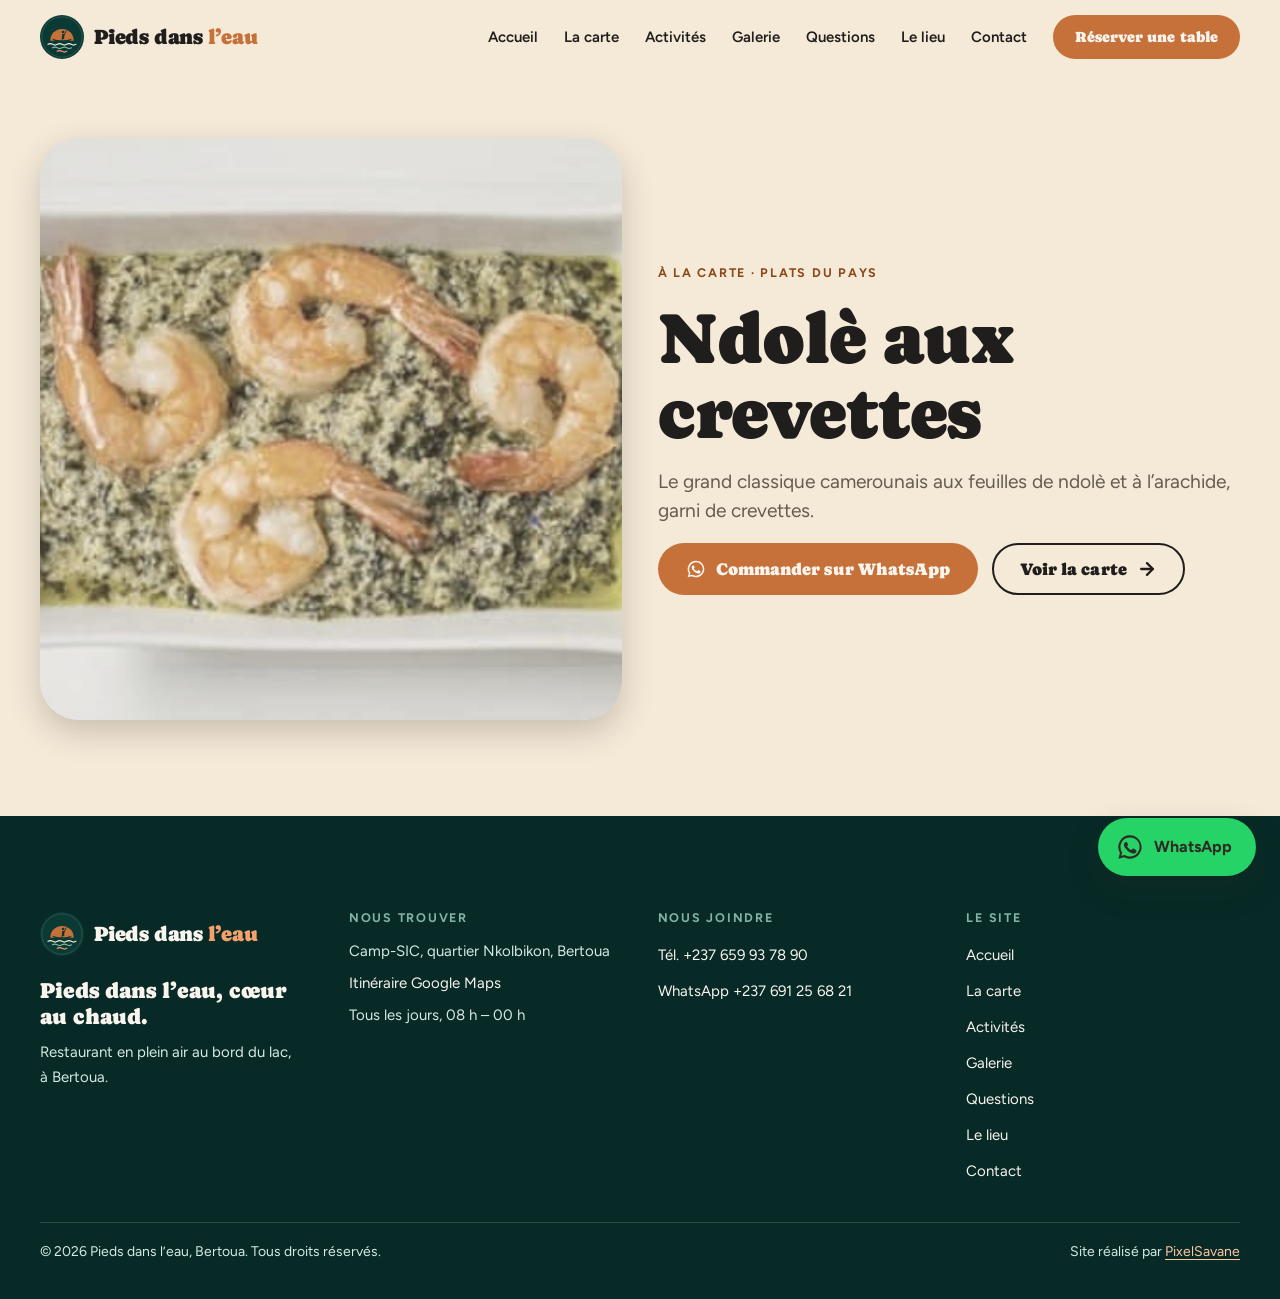
<file: plats/ndole.html>
<!doctype html>
<html lang="fr">
<head>
<meta charset="utf-8">
<meta name="viewport" content="width=device-width, initial-scale=1">
<title>Ndolè aux crevettes · Pieds dans l’eau, Bertoua</title>
<meta name="description" content="Le grand classique camerounais aux feuilles de ndolè et à l’arachide, garni de crevettes. À déguster les pieds dans l’eau, au bord du lac, à Bertoua.">
<meta name="theme-color" content="#f5ead8">
<link rel="canonical" href="https://pieds-dans-leau.vercel.app/plats/ndole.html">
<meta property="og:type" content="website">
<meta property="og:locale" content="fr_FR">
<meta property="og:site_name" content="Pieds dans l’eau">
<meta property="og:url" content="https://pieds-dans-leau.vercel.app/plats/ndole.html">
<meta property="og:title" content="Ndolè aux crevettes · Pieds dans l’eau, Bertoua">
<meta property="og:description" content="Le grand classique camerounais aux feuilles de ndolè et à l’arachide, garni de crevettes. À déguster les pieds dans l’eau, au bord du lac, à Bertoua.">
<meta property="og:image" content="https://pieds-dans-leau.vercel.app/images/partage/ndole.jpg">
<meta property="og:image:width" content="1200">
<meta property="og:image:height" content="630">
<meta name="twitter:card" content="summary_large_image">
<link rel="icon" href="../images/logo.svg" type="image/svg+xml">
<link rel="apple-touch-icon" href="../images/icone-180.png">
<link rel="preconnect" href="https://fonts.googleapis.com">
<link rel="preconnect" href="https://fonts.gstatic.com" crossorigin>
<link href="https://fonts.googleapis.com/css2?family=Caprasimo&amp;family=Figtree:wght@400;500;600;700&amp;display=swap" rel="stylesheet">
<link rel="stylesheet" href="../tokens.css">
<link rel="stylesheet" href="../style.css">
</head>
<body data-base="../" data-page="plats/ndole.html" data-message="Bonjour Pieds dans l’eau ! Je voudrais commander : Ndolè aux crevettes.">
<a class="saut" href="#contenu">Aller au contenu</a>
<header class="entete" id="entete">
  <div class="conteneur entete-barre">
    <a class="marque" href="../index.html" aria-label="Pieds dans l’eau, accueil"><img src="../images/logo.svg" alt="" width="44" height="44"><span>Pieds dans&nbsp;<em>l’eau</em></span></a>
    <nav class="nav" aria-label="Navigation principale">
      <ul>
          <li><a href="../index.html" data-page="index.html">Accueil</a></li>
          <li><a href="../carte.html" data-page="carte.html">La carte</a></li>
          <li><a href="../activites.html" data-page="activites.html">Activités</a></li>
          <li><a href="../galerie.html" data-page="galerie.html">Galerie</a></li>
          <li><a href="../questions.html" data-page="questions.html">Questions</a></li>
          <li><a href="../a-propos.html" data-page="a-propos.html">Le lieu</a></li>
          <li><a href="../contact.html" data-page="contact.html">Contact</a></li>
      </ul>
      <a class="bouton b-accent" href="https://wa.me/237691256821" data-wa="Bonjour Pieds dans l’eau ! Je voudrais commander : Ndolè aux crevettes." target="_blank" rel="noopener">Réserver une table</a>
    </nav>
    <button class="nav-bouton" type="button" aria-expanded="false" aria-controls="menu-mobile"><svg class="ico" viewBox="0 0 24 24" fill="none" stroke="currentColor" stroke-width="2.75" stroke-linecap="round" stroke-linejoin="round" aria-hidden="true"><path d="M4 6h16M4 12h16M4 18h16"/></svg><span>Menu</span></button>
  </div>
  <div class="apercu" id="apercu" aria-hidden="true"></div>
</header>
<nav class="menu-mobile" id="menu-mobile" aria-label="Menu">
  <ul>
      <li><a href="../index.html"><img src="../photos/lieu/lac-coucher.jpg" alt="" class="washed" loading="lazy"><span><b>Accueil</b><small>Le restaurant au bord du lac</small></span></a></li>
      <li><a href="../carte.html"><img src="../photos/plats/ndole.jpg" alt="" class="washed" loading="lazy"><span><b>La carte</b><small>Ekwang, koki, ndolè, taro</small></span></a></li>
      <li><a href="../activites.html"><img src="../photos/lieu/lac-pirogue.jpg" alt="" class="washed" loading="lazy"><span><b>Activités</b><small>Pirogue, anniversaires, entreprises</small></span></a></li>
      <li><a href="../galerie.html"><img src="../photos/lieu/soir-terrasse.jpg" alt="" class="washed" loading="lazy"><span><b>Galerie</b><small>Le lac et la terrasse en images</small></span></a></li>
      <li><a href="../questions.html"><img src="../photos/lieu/terrasse.jpg" alt="" class="washed" loading="lazy"><span><b>Questions</b><small>Horaires, réservation, accès</small></span></a></li>
      <li><a href="../a-propos.html"><img src="../photos/lieu/terrasse-jour.jpg" alt="" class="washed" loading="lazy"><span><b>Le lieu</b><small>Une terrasse au bord de l’eau</small></span></a></li>
      <li><a href="../contact.html"><img src="../photos/lieu/entree.jpg" alt="" class="washed" loading="lazy"><span><b>Contact</b><small>Réserver, venir, nous écrire</small></span></a></li>
  </ul>
</nav>
<main id="contenu" class="page-plat">
  <div class="conteneur">
    <div class="photo monte"><img class="washed" src="../photos/plats/ndole.jpg" alt="Ndolè aux crevettes"></div>
    <div class="texte">
      <span class="surtitre monte">À la carte · Plats du pays</span>
      <h1 class="monte" style="--i:1">Ndolè aux crevettes</h1>
      <p class="chapeau monte" style="--i:2">Le grand classique camerounais aux feuilles de ndolè et à l’arachide, garni de crevettes.</p>
      <div class="boutons monte" style="--i:3">
        <a class="bouton b-accent" href="https://wa.me/237691256821" data-wa="Bonjour Pieds dans l’eau ! Je voudrais commander : Ndolè aux crevettes." target="_blank" rel="noopener"><svg class="ico" viewBox="0 0 24 24" fill="currentColor" aria-hidden="true"><path d="M12 2a10 10 0 0 0-8.6 15.1L2 22l5-1.3A10 10 0 1 0 12 2Zm0 18.2a8.2 8.2 0 0 1-4.2-1.2l-.3-.2-3 .8.8-2.9-.2-.3A8.2 8.2 0 1 1 12 20.2Zm4.5-6.1c-.2-.1-1.5-.7-1.7-.8-.2-.1-.4-.1-.6.1l-.8 1c-.1.2-.3.2-.5.1a6.7 6.7 0 0 1-3.3-2.9c-.2-.4.2-.4.7-1.3.1-.2 0-.3 0-.4l-.8-1.8c-.2-.5-.4-.4-.6-.4h-.5a1 1 0 0 0-.7.3 3 3 0 0 0-.9 2.2 5.2 5.2 0 0 0 1.1 2.7 11.8 11.8 0 0 0 4.5 4c1.7.7 2.3.8 3.2.6a2.7 2.7 0 0 0 1.8-1.2 2.2 2.2 0 0 0 .1-1.3c0-.1-.2-.2-.5-.3Z"/></svg>Commander sur WhatsApp</a>
        <a class="bouton b-contour" href="../carte.html">Voir la carte <svg class="ico fleche" viewBox="0 0 24 24" fill="none" stroke="currentColor" stroke-width="2.75" stroke-linecap="round" stroke-linejoin="round" aria-hidden="true"><path d="M5 12h14"/><path d="m12 5 7 7-7 7"/></svg></a>
      </div>
    </div>
  </div>
</main>
<footer class="pied">
  <div class="conteneur">
    <div class="pied-grille">
      <div>
        <a class="marque" href="../index.html"><img src="../images/logo.svg" alt="" width="44" height="44"><span>Pieds dans&nbsp;<em>l’eau</em></span></a>
        <p class="slogan">Pieds dans l’eau, cœur au chaud.</p>
        <p style="margin-top:10px">Restaurant en plein air au bord du lac, à Bertoua.</p>
      </div>
      <div>
        <h2>Nous trouver</h2>
        <ul>
          <li>Camp-SIC, quartier Nkolbikon, Bertoua</li>
          <li><a href="https://www.google.com/maps/search/?api=1&amp;query=Camp+SIC+Nkolbikon+Bertoua" target="_blank" rel="noopener">Itinéraire Google Maps</a></li>
          <li>Tous les jours, 08 h – 00 h</li>
        </ul>
      </div>
      <div>
        <h2>Nous joindre</h2>
        <ul>
          <li><a href="tel:+237659937890">Tél. +237 659 93 78 90</a></li>
          <li><a href="https://wa.me/237691256821" data-wa="Bonjour Pieds dans l’eau !" target="_blank" rel="noopener">WhatsApp +237 691 25 68 21</a></li>
        </ul>
      </div>
      <div>
        <h2>Le site</h2>
        <ul>
          <li><a href="../index.html">Accueil</a></li>
          <li><a href="../carte.html">La carte</a></li>
          <li><a href="../activites.html">Activités</a></li>
          <li><a href="../galerie.html">Galerie</a></li>
          <li><a href="../questions.html">Questions</a></li>
          <li><a href="../a-propos.html">Le lieu</a></li>
          <li><a href="../contact.html">Contact</a></li>
        </ul>
      </div>
    </div>
    <div class="copyright">
      <p>© <span data-annee>2026</span> Pieds dans l’eau, Bertoua. Tous droits réservés.</p>
      <p>Site réalisé par <a href="https://wa.me/237696229416?text=Bonjour%20PixelSavane%20%21%20J%27ai%20vu%20le%20site%20de%20Pieds%20dans%20l%27eau%20et%20je%20voudrais%20un%20site%20moi%20aussi." target="_blank" rel="noopener">PixelSavane</a></p>
    </div>
  </div>
</footer>
<a class="wa-flottant" href="https://wa.me/237691256821" data-wa="" target="_blank" rel="noopener" aria-label="Nous écrire sur WhatsApp"><svg class="ico" viewBox="0 0 24 24" fill="currentColor" aria-hidden="true"><path d="M12 2a10 10 0 0 0-8.6 15.1L2 22l5-1.3A10 10 0 1 0 12 2Zm0 18.2a8.2 8.2 0 0 1-4.2-1.2l-.3-.2-3 .8.8-2.9-.2-.3A8.2 8.2 0 1 1 12 20.2Zm4.5-6.1c-.2-.1-1.5-.7-1.7-.8-.2-.1-.4-.1-.6.1l-.8 1c-.1.2-.3.2-.5.1a6.7 6.7 0 0 1-3.3-2.9c-.2-.4.2-.4.7-1.3.1-.2 0-.3 0-.4l-.8-1.8c-.2-.5-.4-.4-.6-.4h-.5a1 1 0 0 0-.7.3 3 3 0 0 0-.9 2.2 5.2 5.2 0 0 0 1.1 2.7 11.8 11.8 0 0 0 4.5 4c1.7.7 2.3.8 3.2.6a2.7 2.7 0 0 0 1.8-1.2 2.2 2.2 0 0 0 .1-1.3c0-.1-.2-.2-.5-.3Z"/></svg><span>WhatsApp</span></a>
<div class="wa-barre">
  <a class="bouton" href="https://wa.me/237691256821" data-wa="" target="_blank" rel="noopener"><svg class="ico" viewBox="0 0 24 24" fill="currentColor" aria-hidden="true"><path d="M12 2a10 10 0 0 0-8.6 15.1L2 22l5-1.3A10 10 0 1 0 12 2Zm0 18.2a8.2 8.2 0 0 1-4.2-1.2l-.3-.2-3 .8.8-2.9-.2-.3A8.2 8.2 0 1 1 12 20.2Zm4.5-6.1c-.2-.1-1.5-.7-1.7-.8-.2-.1-.4-.1-.6.1l-.8 1c-.1.2-.3.2-.5.1a6.7 6.7 0 0 1-3.3-2.9c-.2-.4.2-.4.7-1.3.1-.2 0-.3 0-.4l-.8-1.8c-.2-.5-.4-.4-.6-.4h-.5a1 1 0 0 0-.7.3 3 3 0 0 0-.9 2.2 5.2 5.2 0 0 0 1.1 2.7 11.8 11.8 0 0 0 4.5 4c1.7.7 2.3.8 3.2.6a2.7 2.7 0 0 0 1.8-1.2 2.2 2.2 0 0 0 .1-1.3c0-.1-.2-.2-.5-.3Z"/></svg>Réserver sur WhatsApp</a>
  <a class="appel" href="tel:+237659937890" aria-label="Appeler le restaurant"><svg class="ico" viewBox="0 0 24 24" fill="none" stroke="currentColor" stroke-width="2.75" stroke-linecap="round" stroke-linejoin="round" aria-hidden="true"><path d="M22 16.92v3a2 2 0 0 1-2.18 2 19.79 19.79 0 0 1-8.63-3.07 19.5 19.5 0 0 1-6-6 19.79 19.79 0 0 1-3.07-8.67A2 2 0 0 1 4.11 2h3a2 2 0 0 1 2 1.72c.13.96.36 1.9.7 2.81a2 2 0 0 1-.45 2.11L8.09 9.91a16 16 0 0 0 6 6l1.27-1.27a2 2 0 0 1 2.11-.45c.91.34 1.85.57 2.81.7A2 2 0 0 1 22 16.92z"/></svg></a>
</div>
<script src="../contenu.js"></script>
<script src="../site.js"></script>
</body>
</html>
</file>
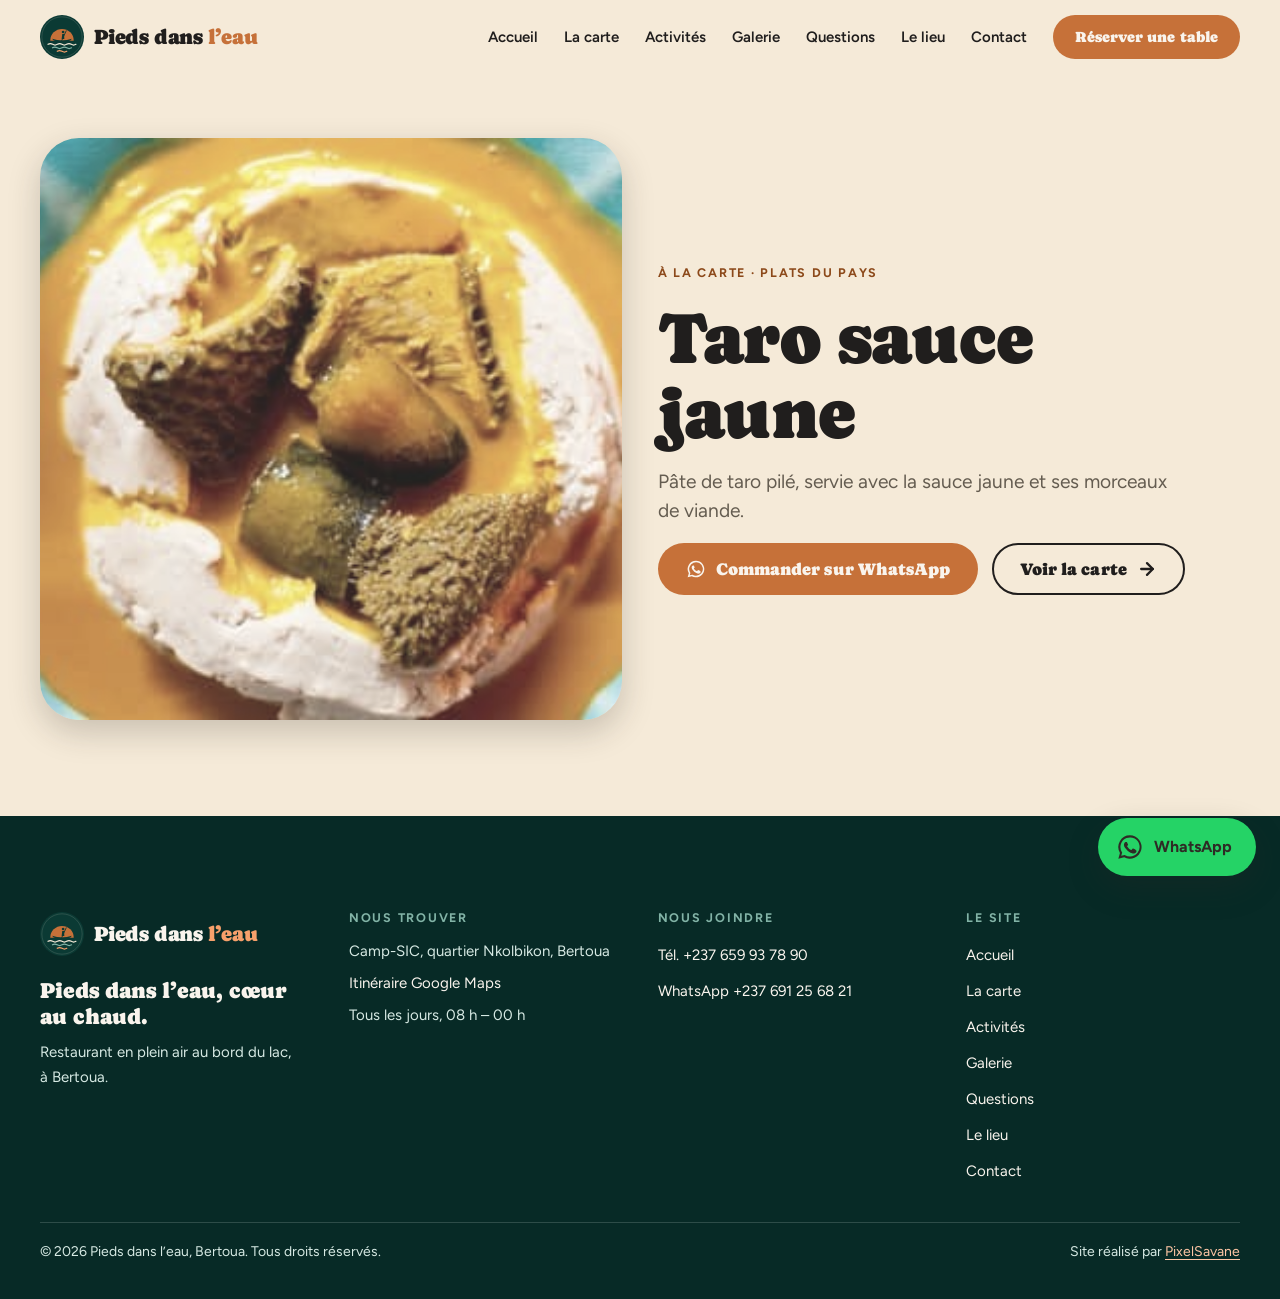
<file: plats/taro.html>
<!doctype html>
<html lang="fr">
<head>
<meta charset="utf-8">
<meta name="viewport" content="width=device-width, initial-scale=1">
<title>Taro sauce jaune · Pieds dans l’eau, Bertoua</title>
<meta name="description" content="Pâte de taro pilé, servie avec la sauce jaune et ses morceaux de viande. À déguster les pieds dans l’eau, au bord du lac, à Bertoua.">
<meta name="theme-color" content="#f5ead8">
<link rel="canonical" href="https://pieds-dans-leau.vercel.app/plats/taro.html">
<meta property="og:type" content="website">
<meta property="og:locale" content="fr_FR">
<meta property="og:site_name" content="Pieds dans l’eau">
<meta property="og:url" content="https://pieds-dans-leau.vercel.app/plats/taro.html">
<meta property="og:title" content="Taro sauce jaune · Pieds dans l’eau, Bertoua">
<meta property="og:description" content="Pâte de taro pilé, servie avec la sauce jaune et ses morceaux de viande. À déguster les pieds dans l’eau, au bord du lac, à Bertoua.">
<meta property="og:image" content="https://pieds-dans-leau.vercel.app/images/partage/taro.jpg">
<meta property="og:image:width" content="1200">
<meta property="og:image:height" content="630">
<meta name="twitter:card" content="summary_large_image">
<link rel="icon" href="../images/logo.svg" type="image/svg+xml">
<link rel="apple-touch-icon" href="../images/icone-180.png">
<link rel="preconnect" href="https://fonts.googleapis.com">
<link rel="preconnect" href="https://fonts.gstatic.com" crossorigin>
<link href="https://fonts.googleapis.com/css2?family=Caprasimo&amp;family=Figtree:wght@400;500;600;700&amp;display=swap" rel="stylesheet">
<link rel="stylesheet" href="../tokens.css">
<link rel="stylesheet" href="../style.css">
</head>
<body data-base="../" data-page="plats/taro.html" data-message="Bonjour Pieds dans l’eau ! Je voudrais commander : Taro sauce jaune.">
<a class="saut" href="#contenu">Aller au contenu</a>
<header class="entete" id="entete">
  <div class="conteneur entete-barre">
    <a class="marque" href="../index.html" aria-label="Pieds dans l’eau, accueil"><img src="../images/logo.svg" alt="" width="44" height="44"><span>Pieds dans&nbsp;<em>l’eau</em></span></a>
    <nav class="nav" aria-label="Navigation principale">
      <ul>
          <li><a href="../index.html" data-page="index.html">Accueil</a></li>
          <li><a href="../carte.html" data-page="carte.html">La carte</a></li>
          <li><a href="../activites.html" data-page="activites.html">Activités</a></li>
          <li><a href="../galerie.html" data-page="galerie.html">Galerie</a></li>
          <li><a href="../questions.html" data-page="questions.html">Questions</a></li>
          <li><a href="../a-propos.html" data-page="a-propos.html">Le lieu</a></li>
          <li><a href="../contact.html" data-page="contact.html">Contact</a></li>
      </ul>
      <a class="bouton b-accent" href="https://wa.me/237691256821" data-wa="Bonjour Pieds dans l’eau ! Je voudrais commander : Taro sauce jaune." target="_blank" rel="noopener">Réserver une table</a>
    </nav>
    <button class="nav-bouton" type="button" aria-expanded="false" aria-controls="menu-mobile"><svg class="ico" viewBox="0 0 24 24" fill="none" stroke="currentColor" stroke-width="2.75" stroke-linecap="round" stroke-linejoin="round" aria-hidden="true"><path d="M4 6h16M4 12h16M4 18h16"/></svg><span>Menu</span></button>
  </div>
  <div class="apercu" id="apercu" aria-hidden="true"></div>
</header>
<nav class="menu-mobile" id="menu-mobile" aria-label="Menu">
  <ul>
      <li><a href="../index.html"><img src="../photos/lieu/lac-coucher.jpg" alt="" class="washed" loading="lazy"><span><b>Accueil</b><small>Le restaurant au bord du lac</small></span></a></li>
      <li><a href="../carte.html"><img src="../photos/plats/ndole.jpg" alt="" class="washed" loading="lazy"><span><b>La carte</b><small>Ekwang, koki, ndolè, taro</small></span></a></li>
      <li><a href="../activites.html"><img src="../photos/lieu/lac-pirogue.jpg" alt="" class="washed" loading="lazy"><span><b>Activités</b><small>Pirogue, anniversaires, entreprises</small></span></a></li>
      <li><a href="../galerie.html"><img src="../photos/lieu/soir-terrasse.jpg" alt="" class="washed" loading="lazy"><span><b>Galerie</b><small>Le lac et la terrasse en images</small></span></a></li>
      <li><a href="../questions.html"><img src="../photos/lieu/terrasse.jpg" alt="" class="washed" loading="lazy"><span><b>Questions</b><small>Horaires, réservation, accès</small></span></a></li>
      <li><a href="../a-propos.html"><img src="../photos/lieu/terrasse-jour.jpg" alt="" class="washed" loading="lazy"><span><b>Le lieu</b><small>Une terrasse au bord de l’eau</small></span></a></li>
      <li><a href="../contact.html"><img src="../photos/lieu/entree.jpg" alt="" class="washed" loading="lazy"><span><b>Contact</b><small>Réserver, venir, nous écrire</small></span></a></li>
  </ul>
</nav>
<main id="contenu" class="page-plat">
  <div class="conteneur">
    <div class="photo monte"><img class="washed" src="../photos/plats/taro.jpg" alt="Taro sauce jaune"></div>
    <div class="texte">
      <span class="surtitre monte">À la carte · Plats du pays</span>
      <h1 class="monte" style="--i:1">Taro sauce jaune</h1>
      <p class="chapeau monte" style="--i:2">Pâte de taro pilé, servie avec la sauce jaune et ses morceaux de viande.</p>
      <div class="boutons monte" style="--i:3">
        <a class="bouton b-accent" href="https://wa.me/237691256821" data-wa="Bonjour Pieds dans l’eau ! Je voudrais commander : Taro sauce jaune." target="_blank" rel="noopener"><svg class="ico" viewBox="0 0 24 24" fill="currentColor" aria-hidden="true"><path d="M12 2a10 10 0 0 0-8.6 15.1L2 22l5-1.3A10 10 0 1 0 12 2Zm0 18.2a8.2 8.2 0 0 1-4.2-1.2l-.3-.2-3 .8.8-2.9-.2-.3A8.2 8.2 0 1 1 12 20.2Zm4.5-6.1c-.2-.1-1.5-.7-1.7-.8-.2-.1-.4-.1-.6.1l-.8 1c-.1.2-.3.2-.5.1a6.7 6.7 0 0 1-3.3-2.9c-.2-.4.2-.4.7-1.3.1-.2 0-.3 0-.4l-.8-1.8c-.2-.5-.4-.4-.6-.4h-.5a1 1 0 0 0-.7.3 3 3 0 0 0-.9 2.2 5.2 5.2 0 0 0 1.1 2.7 11.8 11.8 0 0 0 4.5 4c1.7.7 2.3.8 3.2.6a2.7 2.7 0 0 0 1.8-1.2 2.2 2.2 0 0 0 .1-1.3c0-.1-.2-.2-.5-.3Z"/></svg>Commander sur WhatsApp</a>
        <a class="bouton b-contour" href="../carte.html">Voir la carte <svg class="ico fleche" viewBox="0 0 24 24" fill="none" stroke="currentColor" stroke-width="2.75" stroke-linecap="round" stroke-linejoin="round" aria-hidden="true"><path d="M5 12h14"/><path d="m12 5 7 7-7 7"/></svg></a>
      </div>
    </div>
  </div>
</main>
<footer class="pied">
  <div class="conteneur">
    <div class="pied-grille">
      <div>
        <a class="marque" href="../index.html"><img src="../images/logo.svg" alt="" width="44" height="44"><span>Pieds dans&nbsp;<em>l’eau</em></span></a>
        <p class="slogan">Pieds dans l’eau, cœur au chaud.</p>
        <p style="margin-top:10px">Restaurant en plein air au bord du lac, à Bertoua.</p>
      </div>
      <div>
        <h2>Nous trouver</h2>
        <ul>
          <li>Camp-SIC, quartier Nkolbikon, Bertoua</li>
          <li><a href="https://www.google.com/maps/search/?api=1&amp;query=Camp+SIC+Nkolbikon+Bertoua" target="_blank" rel="noopener">Itinéraire Google Maps</a></li>
          <li>Tous les jours, 08 h – 00 h</li>
        </ul>
      </div>
      <div>
        <h2>Nous joindre</h2>
        <ul>
          <li><a href="tel:+237659937890">Tél. +237 659 93 78 90</a></li>
          <li><a href="https://wa.me/237691256821" data-wa="Bonjour Pieds dans l’eau !" target="_blank" rel="noopener">WhatsApp +237 691 25 68 21</a></li>
        </ul>
      </div>
      <div>
        <h2>Le site</h2>
        <ul>
          <li><a href="../index.html">Accueil</a></li>
          <li><a href="../carte.html">La carte</a></li>
          <li><a href="../activites.html">Activités</a></li>
          <li><a href="../galerie.html">Galerie</a></li>
          <li><a href="../questions.html">Questions</a></li>
          <li><a href="../a-propos.html">Le lieu</a></li>
          <li><a href="../contact.html">Contact</a></li>
        </ul>
      </div>
    </div>
    <div class="copyright">
      <p>© <span data-annee>2026</span> Pieds dans l’eau, Bertoua. Tous droits réservés.</p>
      <p>Site réalisé par <a href="https://wa.me/237696229416?text=Bonjour%20PixelSavane%20%21%20J%27ai%20vu%20le%20site%20de%20Pieds%20dans%20l%27eau%20et%20je%20voudrais%20un%20site%20moi%20aussi." target="_blank" rel="noopener">PixelSavane</a></p>
    </div>
  </div>
</footer>
<a class="wa-flottant" href="https://wa.me/237691256821" data-wa="" target="_blank" rel="noopener" aria-label="Nous écrire sur WhatsApp"><svg class="ico" viewBox="0 0 24 24" fill="currentColor" aria-hidden="true"><path d="M12 2a10 10 0 0 0-8.6 15.1L2 22l5-1.3A10 10 0 1 0 12 2Zm0 18.2a8.2 8.2 0 0 1-4.2-1.2l-.3-.2-3 .8.8-2.9-.2-.3A8.2 8.2 0 1 1 12 20.2Zm4.5-6.1c-.2-.1-1.5-.7-1.7-.8-.2-.1-.4-.1-.6.1l-.8 1c-.1.2-.3.2-.5.1a6.7 6.7 0 0 1-3.3-2.9c-.2-.4.2-.4.7-1.3.1-.2 0-.3 0-.4l-.8-1.8c-.2-.5-.4-.4-.6-.4h-.5a1 1 0 0 0-.7.3 3 3 0 0 0-.9 2.2 5.2 5.2 0 0 0 1.1 2.7 11.8 11.8 0 0 0 4.5 4c1.7.7 2.3.8 3.2.6a2.7 2.7 0 0 0 1.8-1.2 2.2 2.2 0 0 0 .1-1.3c0-.1-.2-.2-.5-.3Z"/></svg><span>WhatsApp</span></a>
<div class="wa-barre">
  <a class="bouton" href="https://wa.me/237691256821" data-wa="" target="_blank" rel="noopener"><svg class="ico" viewBox="0 0 24 24" fill="currentColor" aria-hidden="true"><path d="M12 2a10 10 0 0 0-8.6 15.1L2 22l5-1.3A10 10 0 1 0 12 2Zm0 18.2a8.2 8.2 0 0 1-4.2-1.2l-.3-.2-3 .8.8-2.9-.2-.3A8.2 8.2 0 1 1 12 20.2Zm4.5-6.1c-.2-.1-1.5-.7-1.7-.8-.2-.1-.4-.1-.6.1l-.8 1c-.1.2-.3.2-.5.1a6.7 6.7 0 0 1-3.3-2.9c-.2-.4.2-.4.7-1.3.1-.2 0-.3 0-.4l-.8-1.8c-.2-.5-.4-.4-.6-.4h-.5a1 1 0 0 0-.7.3 3 3 0 0 0-.9 2.2 5.2 5.2 0 0 0 1.1 2.7 11.8 11.8 0 0 0 4.5 4c1.7.7 2.3.8 3.2.6a2.7 2.7 0 0 0 1.8-1.2 2.2 2.2 0 0 0 .1-1.3c0-.1-.2-.2-.5-.3Z"/></svg>Réserver sur WhatsApp</a>
  <a class="appel" href="tel:+237659937890" aria-label="Appeler le restaurant"><svg class="ico" viewBox="0 0 24 24" fill="none" stroke="currentColor" stroke-width="2.75" stroke-linecap="round" stroke-linejoin="round" aria-hidden="true"><path d="M22 16.92v3a2 2 0 0 1-2.18 2 19.79 19.79 0 0 1-8.63-3.07 19.5 19.5 0 0 1-6-6 19.79 19.79 0 0 1-3.07-8.67A2 2 0 0 1 4.11 2h3a2 2 0 0 1 2 1.72c.13.96.36 1.9.7 2.81a2 2 0 0 1-.45 2.11L8.09 9.91a16 16 0 0 0 6 6l1.27-1.27a2 2 0 0 1 2.11-.45c.91.34 1.85.57 2.81.7A2 2 0 0 1 22 16.92z"/></svg></a>
</div>
<script src="../contenu.js"></script>
<script src="../site.js"></script>
</body>
</html>
</file>
<file: tokens.css>
/* Pieds dans l'eau : jetons de design (refonte d'octobre 2026)
   Crème, terracotta et vert sauge. Titres Caprasimo, texte Figtree. */

:root {
  /* Fonds et texte */
  --color-bg: #f5ead8;
  --color-surface: #ebddc5;
  --color-text: #201e1d;
  --color-divider: rgba(32, 30, 29, .16);

  /* Accent terracotta */
  --color-accent: #c67139;
  --accent-100: #fff2eb;
  --accent-200: #ffe1d0;
  --accent-300: #ffc6a5;
  --accent-400: #f6a06b;
  --accent-500: #d67f48;
  --accent-600: #b2622d;   /* survol des boutons */
  --accent-700: #8c491a;   /* texte d'accent sur fond clair */
  --accent-800: #643312;
  --accent-900: #402310;

  /* Vert sapin (charte PDF « Identité visuelle Pieds dans l’eau ») :
     #0b3a34 bandeaux, #0f4c44 titres et prix, #176f63 bouton sur fond sapin.
     Les noms « sauge » sont gardés pour ne rien casser dans le code. */
  --color-accent-2: #176f63;
  --sapin-titre: #0f4c44;
  --sauge-100: #eaf4f1;
  --sauge-200: #d6e9e3;
  --sauge-300: #b4d4cb;
  --sauge-400: #82b3a6;
  --sauge-500: #4f9183;
  --sauge-600: #237a6c;
  --sauge-700: #176f63;    /* bouton sur fond sapin */
  --sauge-800: #0b3a34;    /* bandeaux sombres, fond du héros */
  --sauge-900: #072a26;    /* pied de page */

  /* Neutres */
  --neutre-100: #f9f4ed;
  --neutre-200: #eee7db;
  --neutre-300: #dcd3c4;
  --neutre-400: #c0b6a5;
  --neutre-500: #a19786;
  --neutre-600: #82796a;
  --neutre-700: #645c50;
  --neutre-800: #474238;
  --neutre-900: #2e2b25;

  /* Rôles */
  --texte-doux: var(--neutre-700);
  --erreur: #b3361f;
  --succes: var(--sauge-700);
  --voile: rgba(32, 30, 29, .9);
  --voile-photo: rgba(32, 30, 29, .72);
  --entete-fond: rgba(245, 234, 216, .92);
  --wa: #25d366;

  /* Typographie (charte « Identité visuelle Pieds dans l’eau », octobre 2026)
     Caprasimo 400 : nom, titres, noms de plats, boutons. Jamais en texte courant, jamais en capitales.
     Figtree 400 / 600 / 700 : paragraphes, descriptions, prix, horaires, formulaires, navigation. */
  --font-display: "Caprasimo", Georgia, serif;
  --font-body: "Figtree", ui-sans-serif, system-ui, sans-serif;
  --display: clamp(48px, 7.4vw, 120px);   --ligne-display: .96;   /* héros d’accueil uniquement */
  --h1: clamp(40px, 5.6vw, 80px);         --ligne-h1: 1.04;       /* titre de page */
  --h2: clamp(30px, 3.7vw, 52px);         --ligne-h2: 1.08;       /* titre de section */
  --h3: clamp(22px, 2.1vw, 30px);         --ligne-h3: 1.12;       /* catégorie de menu, carte */
  --h4: clamp(19px, 1.55vw, 22px);        --ligne-h4: 1.2;        /* nom de plat */
  --chapo: clamp(18px, 1.5vw, 21px);      --ligne-chapo: 1.5;     /* introduction de section */
  --t-corps: clamp(16px, 1.25vw, 17.5px); --ligne: 1.62;          /* texte, 62 caractères max */
  --mesure: 62ch;
  --t-petit: 15px;
  --t-surtitre: 12.5px;                   --espacement-etiquette: .14em;  /* étiquette, Figtree 700 */
  --espacement-titre: -0.015em;

  /* Espacements */
  --space-1: 4.4px;
  --space-2: 8.8px;
  --space-3: 13.2px;
  --space-4: 17.6px;
  --space-6: 26.4px;
  --space-8: 35.2px;
  --gouttiere: clamp(18px, 4vw, 40px);
  --section: clamp(56px, 8vw, 96px);
  --largeur: 1200px;

  /* Arrondis */
  --radius-sm: 8px;
  --radius-md: 16px;
  --radius-lg: 28px;
  --radius-carte: 32px;
  --radius-bloc: 39px;
  --radius-pilule: 999px;
  --radius-arche: 999px 999px 28px 28px;

  /* Ombres */
  --shadow-sm: 0 1px 2px rgba(46, 43, 37, .14);
  --shadow-md: 0 3px 10px rgba(46, 43, 37, .16);
  --shadow-lg: 0 12px 32px rgba(46, 43, 37, .22);

  /* Mouvement */
  --courbe: cubic-bezier(.2, .7, .2, 1);
  --duree: .25s;
}
</file>
<file: style.css>
/* Pieds dans l'eau : composants. N'emploie que les variables de tokens.css. */

*, *::before, *::after { box-sizing: border-box; }
* { margin: 0; }
[hidden] { display: none !important; }
html { -webkit-text-size-adjust: 100%; scroll-behavior: smooth; scroll-padding-top: 90px; }
body { background: var(--color-bg); color: var(--color-text); font: 400 var(--t-corps)/var(--ligne) var(--font-body); font-kerning: normal; hanging-punctuation: first; -webkit-font-smoothing: antialiased; padding-top: 74px; }
img, svg, video, iframe { display: block; max-width: 100%; }
a { color: var(--accent-700); text-underline-offset: 3px; }
button { font: inherit; color: inherit; }
:focus-visible { outline: 3px solid var(--accent-500); outline-offset: 3px; }
h1, h2, h3, h4 { font-family: var(--font-display); font-weight: 400; letter-spacing: var(--espacement-titre); text-wrap: balance; text-transform: none; }
h1 { font-size: var(--h1); line-height: var(--ligne-h1); }
h2 { font-size: var(--h2); line-height: var(--ligne-h2); }
h3 { font-size: var(--h3); line-height: var(--ligne-h3); }
p { text-wrap: pretty; }
.ico { width: 20px; height: 20px; flex: none; }
.washed { filter: saturate(.6) contrast(.85) brightness(1.1) opacity(.94); }
.saut { position: absolute; left: 12px; top: -60px; z-index: 200; background: var(--color-text); color: var(--color-bg); padding: 8px 14px; border-radius: var(--radius-pilule); }
.saut:focus { top: 12px; }

.conteneur { width: 100%; max-width: calc(var(--largeur) + 2 * var(--gouttiere)); margin: 0 auto; padding: 0 var(--gouttiere); }
.section { padding: var(--section) 0; }
.section-sauge { background: var(--sauge-200); }
.section-surface { background: var(--color-surface); }
.surtitre { display: inline-block; font-family: var(--font-body); font-size: var(--t-surtitre); font-weight: 700; text-transform: uppercase; letter-spacing: var(--espacement-etiquette); color: var(--accent-700); }
.chapeau { font: 400 var(--chapo)/var(--ligne-chapo) var(--font-body); color: var(--texte-doux); max-width: var(--mesure); }
.section-tete { display: grid; gap: var(--space-3); margin-bottom: var(--space-8); max-width: 760px; }
.section-tete.centre { margin-inline: auto; text-align: center; justify-items: center; }
.etiquette { display: inline-flex; align-items: center; gap: 6px; padding: 5px 12px; border-radius: var(--radius-pilule); background: var(--sauge-200); color: var(--sauge-800); font-size: 13px; font-weight: 600; }
.etiquettes { display: flex; flex-wrap: wrap; gap: var(--space-2); }

/* ---------- Boutons ---------- */
.bouton { display: inline-flex; align-items: center; justify-content: center; gap: 10px; min-height: 52px; padding: 0 26px; border-radius: var(--radius-pilule); border: 2px solid transparent; font: 400 17px/1.1 var(--font-display); letter-spacing: .005em; text-decoration: none; cursor: pointer; transition: transform var(--duree) var(--courbe), box-shadow var(--duree) var(--courbe), background-color var(--duree), color var(--duree); }
.bouton:hover { transform: translateY(-3px); box-shadow: var(--shadow-md); }
.bouton:active { transform: translateY(-1px); }
.b-accent { background: var(--color-accent); color: var(--neutre-100); }
.b-accent:hover { background: var(--accent-600); }
.b-contour { background: transparent; color: var(--color-text); border-color: var(--color-text); }
.b-contour:hover { background: var(--color-text); color: var(--color-bg); }
.b-sombre { background: var(--sauge-800); color: var(--neutre-100); }
.b-sombre:hover { background: var(--sauge-900); }
.b-clair { background: var(--neutre-100); color: var(--sauge-800); }
.b-petit { min-height: 42px; padding: 0 18px; font-size: 15px; }
.b-lien { background: none; border: 0; padding: 0; min-height: 44px; color: var(--accent-700); font-weight: 700; text-decoration: underline; cursor: pointer; }
.b-lien:hover { transform: none; box-shadow: none; color: var(--accent-800); }
.boutons { display: flex; flex-wrap: wrap; gap: var(--space-3); align-items: center; }
.fleche { transition: transform var(--duree) var(--courbe); }
a:hover > .fleche, button:hover > .fleche { transform: translateX(4px); }

/* ---------- En-tête ---------- */
.entete { position: fixed; top: 0; left: 0; right: 0; z-index: 100; height: 74px; background: var(--entete-fond); -webkit-backdrop-filter: blur(10px); backdrop-filter: blur(10px); transition: box-shadow .3s ease; }
.entete.defile { box-shadow: var(--shadow-md); }
.entete-barre { height: 74px; display: flex; align-items: center; justify-content: space-between; gap: var(--space-4); }
.marque { display: inline-flex; align-items: center; gap: 10px; text-decoration: none; color: var(--color-text); flex: none; transition: transform .35s var(--courbe); }
.marque:hover { transform: rotate(-2deg) scale(1.03); }
.marque img { width: 44px; height: 44px; }
.marque span { font: 400 21px/1 var(--font-display); letter-spacing: -0.01em; white-space: nowrap; }
.marque em { font-style: normal; color: var(--color-accent); }
.nav { display: none; }
.nav-bouton { display: inline-flex; align-items: center; gap: 8px; min-height: 44px; padding: 0 18px; border-radius: var(--radius-pilule); border: 0; background: var(--color-text); color: var(--color-bg); font-weight: 700; cursor: pointer; }
.nav-bouton svg { width: 18px; height: 18px; }

@media (min-width: 1040px) {
  .nav-bouton { display: none; }
  .nav { display: flex; align-items: center; gap: var(--space-3); }
  .nav ul { list-style: none; padding: 0; display: flex; gap: 2px; }
  .nav ul a { display: inline-flex; align-items: center; padding: 8px 12px; border-radius: var(--radius-pilule); color: var(--color-text); text-decoration: none; font-size: 15px; font-weight: 600; transition: background-color var(--duree); white-space: nowrap; }
  .nav ul a:hover, .nav ul a.survole { background: var(--color-surface); }
  .nav ul a[aria-current="page"] { background: var(--accent-100); color: var(--accent-800); font-weight: 700; }
  .nav .bouton { min-height: 44px; padding: 0 20px; font-size: 15px; white-space: nowrap; }
}

/* Aperçu de page au survol du menu */
.apercu { display: none; }
@media (min-width: 1040px) and (hover: hover) {
  .apercu { display: block; position: absolute; top: calc(100% + 6px); left: 50%; width: min(1120px, calc(100% - 2 * var(--gouttiere))); transform: translateX(-50%); pointer-events: none; }
  .apercu.ouvert { pointer-events: auto; }
  .apercu-carte { display: grid; grid-template-columns: 1.05fr 1fr; gap: var(--space-8); align-items: center; padding: 18px 18px 18px 18px; background: var(--neutre-100); border-radius: var(--radius-bloc); box-shadow: var(--shadow-lg); opacity: 0; transform: translateY(-10px); transition: opacity .3s var(--courbe), transform .3s var(--courbe); }
  .apercu.ouvert .apercu-carte { opacity: 1; transform: none; }
  .apercu-photo { aspect-ratio: 16 / 9; border-radius: calc(var(--radius-bloc) - 10px); overflow: hidden; background: var(--color-surface); }
  .apercu-photo img { width: 100%; height: 100%; object-fit: cover; }
  .apercu.ouvert .apercu-photo img { animation: zoom-lent 7s ease-out both; }
  .apercu-texte { display: grid; gap: var(--space-3); padding-right: var(--space-6); align-content: center; }
  .apercu-texte h2 { font-size: var(--h3); line-height: var(--ligne-h3); }
  .apercu-texte p { color: var(--texte-doux); font-size: 16px; }
  .apercu-texte .bouton { justify-self: start; margin-top: var(--space-2); }
}
@keyframes zoom-lent { from { transform: scale(1.12); } to { transform: scale(1); } }

/* Menu mobile */
.menu-mobile { position: fixed; top: 74px; left: 0; right: 0; bottom: 0; z-index: 99; overflow-y: auto; background: var(--color-bg); padding: var(--space-4) var(--gouttiere) 120px; opacity: 0; transform: translateY(-8px); pointer-events: none; transition: opacity .25s ease, transform .25s var(--courbe); }
.menu-mobile.ouvert { opacity: 1; transform: none; pointer-events: auto; }
.menu-mobile ul { list-style: none; padding: 0; display: grid; gap: var(--space-2); }
.menu-mobile a { display: grid; grid-template-columns: 48px 1fr; gap: 14px; align-items: center; padding: 8px 18px 8px 8px; border-radius: var(--radius-pilule); background: var(--neutre-100); text-decoration: none; color: var(--color-text); }
.menu-mobile a[aria-current="page"] { background: var(--accent-100); }
.menu-mobile img { width: 48px; height: 48px; border-radius: 50%; object-fit: cover; }
.menu-mobile b { display: block; font: 400 19px/1.1 var(--font-display); }
.menu-mobile small { color: var(--texte-doux); font-size: 14px; }
@media (min-width: 1040px) { .menu-mobile { display: none; } }

/* WhatsApp toujours visible */
.wa-flottant { position: fixed; right: 24px; bottom: 24px; z-index: 90; display: none; align-items: center; gap: 10px; min-height: 58px; padding: 0 24px 0 18px; border-radius: var(--radius-pilule); background: var(--wa); color: var(--neutre-900); font-weight: 700; text-decoration: none; box-shadow: var(--shadow-lg); transition: transform var(--duree) var(--courbe); }
.wa-flottant svg { width: 28px; height: 28px; }
.wa-flottant:hover { transform: translateY(-3px) scale(1.02); }
.wa-flottant::after { content: ""; position: absolute; inset: 0; border-radius: inherit; box-shadow: 0 0 0 0 rgba(37, 211, 102, .55); animation: pulsation 2.6s ease-out infinite; }
@keyframes pulsation { 0% { box-shadow: 0 0 0 0 rgba(37, 211, 102, .55); } 60%, 100% { box-shadow: 0 0 0 18px rgba(37, 211, 102, 0); } }
.wa-barre { position: fixed; left: 0; right: 0; bottom: 0; z-index: 90; display: flex; gap: 10px; align-items: center; padding: 10px var(--gouttiere) calc(10px + env(safe-area-inset-bottom)); background: var(--entete-fond); -webkit-backdrop-filter: blur(10px); backdrop-filter: blur(10px); border-top: 1px solid var(--color-divider); }
.wa-barre .bouton { flex: 1; min-height: 52px; background: var(--wa); color: var(--neutre-900); }
.wa-barre .appel { width: 52px; height: 52px; flex: none; border-radius: 50%; display: grid; place-items: center; background: var(--color-text); color: var(--color-bg); }
.wa-barre .appel svg { width: 22px; height: 22px; }
body { padding-bottom: 76px; }
@media (min-width: 1040px) {
  .wa-flottant { display: inline-flex; }
  .wa-barre { display: none; }
  body { padding-bottom: 0; }
}

/* ---------- Apparitions ---------- */
@keyframes pdlUp { from { opacity: 0; transform: translateY(18px); } to { opacity: 1; transform: none; } }
.js .monte { opacity: 0; }
.js .monte.vu { animation: pdlUp .7s var(--courbe) both; animation-delay: calc(var(--i, 0) * 65ms); }

/* ---------- Accueil : héros (inspiré de Verdeo : fond vert, grand plat dans un cercle) ---------- */
.heros { background: var(--sauge-800); color: var(--neutre-100); padding: clamp(36px, 6vw, 80px) 0 clamp(56px, 8vw, 100px); overflow: hidden; }
.heros .conteneur { display: grid; gap: clamp(36px, 5vw, 56px); align-items: center; }
.heros-texte { display: grid; gap: var(--space-4); justify-items: start; position: relative; z-index: 1; }
.heros .etiquette { background: rgba(214, 233, 227, .14); color: var(--sauge-200); }
.heros h1 { color: var(--neutre-100); font-size: var(--display); line-height: var(--ligne-display); }
.heros h1 em { font-style: normal; color: var(--accent-400); display: block; }
.heros .chapeau { color: var(--sauge-200); }
.heros .b-contour { color: var(--neutre-100); border-color: var(--neutre-100); }
.heros .b-contour:hover { background: var(--neutre-100); color: var(--sauge-800); }
.statut { display: inline-flex; align-items: center; gap: 8px; padding: 6px 14px; border-radius: var(--radius-pilule); background: var(--neutre-100); color: var(--color-text); font-size: 14px; font-weight: 700; }
.statut::before { content: ""; width: 9px; height: 9px; border-radius: 50%; background: var(--neutre-500); }
.statut.est-ouvert { color: var(--sauge-800); }
.statut.est-ouvert::before { background: var(--sauge-600); animation: pouls 2.4s ease-out infinite; }
.statut.est-ferme { color: var(--accent-800); }
.statut.est-ferme::before { background: var(--color-accent); }
@keyframes pouls { 0% { box-shadow: 0 0 0 0 rgba(35, 122, 108, .5); } 70%, 100% { box-shadow: 0 0 0 8px rgba(35, 122, 108, 0); } }
.heros-photos { position: relative; justify-self: center; width: min(100%, 520px); aspect-ratio: 1; }
.heros-disque { position: absolute; right: -18%; top: 4%; width: 92%; aspect-ratio: 1; border-radius: 50%; background: var(--sauge-300); }
.assiette { position: absolute; left: 2%; top: 2%; width: 86%; aspect-ratio: 1; border-radius: 50%; overflow: hidden; border: 10px solid var(--neutre-100); box-shadow: var(--shadow-lg); background: var(--neutre-100); }
.assiette img { width: 100%; height: 100%; object-fit: cover; transform: scale(1.04); transition: transform 1.2s var(--courbe); }
.heros-photos:hover .assiette img { transform: scale(1.1) rotate(-2deg); }
.petite-arche { position: absolute; right: -2%; bottom: -4%; width: 34%; aspect-ratio: 3 / 4; border: 6px solid var(--sauge-800); }
.arche { border-radius: var(--radius-arche); overflow: hidden; aspect-ratio: 4 / 5; background: var(--color-surface); box-shadow: var(--shadow-lg); }
.arche img, .rond img { width: 100%; height: 100%; object-fit: cover; transition: transform 1.2s var(--courbe); }
.rond { border-radius: 50%; overflow: hidden; background: var(--color-surface); }
.heros-photos .pastille-lac { position: absolute; left: 0; bottom: 6%; padding: 10px 18px; border-radius: var(--radius-pilule); background: var(--color-accent); color: var(--neutre-100); box-shadow: var(--shadow-md); font-weight: 700; font-size: 14px; }
@media (min-width: 900px) { .heros .conteneur { grid-template-columns: 1.05fr 1fr; } }

/* Rangée d'informations sous le héros */
.atouts-bande { background: var(--neutre-100); border-bottom: 1px solid var(--color-divider); }
.atouts-ligne { list-style: none; padding: 26px 0; display: grid; grid-template-columns: repeat(auto-fit, minmax(min(100%, 170px), 1fr)); gap: 18px 0; }
.atouts-ligne li { display: grid; justify-items: center; text-align: center; gap: 4px; padding: 0 14px; }
.atouts-ligne li + li { border-left: 1px solid var(--color-divider); }
@media (max-width: 600px) { .atouts-ligne { grid-template-columns: 1fr 1fr; } .atouts-ligne li + li { border-left: 0; } }
.rond-ico { width: 52px; height: 52px; border-radius: 50%; display: grid; place-items: center; background: var(--sauge-200); color: var(--sauge-800); margin-bottom: 6px; transition: transform .4s var(--courbe), background-color var(--duree); }
.rond-ico svg { width: 24px; height: 24px; }
.atouts-ligne li:hover .rond-ico { transform: translateY(-4px) rotate(-6deg); background: var(--accent-100); color: var(--accent-700); }
.atouts-ligne b { font-size: 15px; }
.atouts-ligne small { font-size: 13px; color: var(--texte-doux); }
.section-resa10 { padding: var(--section) 0 0; }
.section-resa10 .resa10 { margin-top: 0; }

/* Bandeau de réservation avec photo */
.resa-photo { display: grid; background: var(--sauge-800); color: var(--neutre-100); border-radius: var(--radius-bloc); overflow: hidden; }
.resa-photo-img { min-height: 260px; overflow: hidden; }
.resa-photo-img img { width: 100%; height: 100%; object-fit: cover; transition: transform 1.2s var(--courbe); }
.resa-photo:hover .resa-photo-img img { transform: scale(1.06); }
.resa-photo-texte { padding: clamp(28px, 4vw, 56px); display: grid; gap: var(--space-4); justify-items: start; align-content: center; }
.resa-photo-texte p { color: var(--sauge-200); }
.coches { list-style: none; padding: 0; display: flex; flex-wrap: wrap; gap: 8px 18px; font-size: 14px; font-weight: 600; color: var(--sauge-200); }
.coches li::before { content: "✓"; color: var(--accent-400); margin-right: 6px; font-weight: 700; }
@media (min-width: 900px) { .resa-photo { grid-template-columns: 1fr 1.15fr; } }
/* Réservez en 10 secondes */
.resa10 { margin-top: var(--space-8); background: var(--neutre-100); border-radius: var(--radius-bloc); box-shadow: var(--shadow-md); padding: clamp(20px, 3vw, 36px); display: grid; gap: var(--space-6); }
.resa10-tete { display: flex; flex-wrap: wrap; justify-content: space-between; align-items: baseline; gap: var(--space-2); }
.resa10-tete h2 { font-size: clamp(26px, 3vw, 34px); }
.resa10-grille { display: grid; gap: var(--space-6); }
@media (min-width: 900px) { .resa10-grille { grid-template-columns: auto auto auto 1fr; gap: var(--space-8); align-items: end; } .resa10-grille > .bouton { justify-self: end; } }
.choix-groupe { display: grid; gap: var(--space-2); justify-items: start; align-content: start; }
.choix-groupe > span { font-size: 14px; font-weight: 700; color: var(--texte-doux); }
.puces { display: flex; flex-wrap: wrap; gap: 6px; }
.puce { min-height: 44px; padding: 0 16px; border-radius: var(--radius-pilule); border: 1.5px solid var(--color-divider); background: transparent; font-weight: 600; font-size: 15px; cursor: pointer; transition: background-color var(--duree), border-color var(--duree), color var(--duree); }
.puce:hover { border-color: var(--color-text); }
.puce[aria-pressed="true"] { background: var(--color-text); border-color: var(--color-text); color: var(--color-bg); }
.compteur { display: inline-flex; align-items: center; gap: 4px; padding: 4px; border-radius: var(--radius-pilule); background: var(--color-surface); }
.compteur button { width: 40px; height: 40px; border-radius: 50%; border: 0; background: var(--neutre-100); font-size: 22px; font-weight: 700; cursor: pointer; display: grid; place-items: center; transition: background-color var(--duree); }
.compteur button:hover { background: var(--accent-100); }
.compteur output { min-width: 44px; text-align: center; font-weight: 700; font-size: 18px; font-variant-numeric: tabular-nums; }
.resa10-message { font-size: 14px; color: var(--texte-doux); background: var(--color-bg); border-radius: var(--radius-md); padding: 10px 14px; }

/* Atouts */
.atouts { list-style: none; padding: 0; display: grid; gap: var(--space-6) var(--space-8); grid-template-columns: repeat(auto-fit, minmax(min(100%, 320px), 1fr)); }
.atouts li { display: grid; grid-template-columns: 64px 1fr; gap: var(--space-4); align-items: start; }
.atouts .num { width: 64px; height: 64px; border-radius: 50%; display: grid; place-items: center; background: var(--accent-100); color: var(--accent-700); font: 400 26px/1 var(--font-display); transition: background-color var(--duree), color var(--duree), transform .4s var(--courbe); }
.atouts li:hover .num { background: var(--color-accent); color: var(--neutre-100); transform: rotate(-8deg) scale(1.06); }
.atouts h3 { font-size: var(--h4); line-height: var(--ligne-h4); margin-bottom: 4px; }
.atouts p { color: var(--texte-doux); font-size: 16px; }

/* ---------- Cartes de plats ---------- */
.grille-plats { display: grid; gap: var(--space-6); grid-template-columns: repeat(auto-fit, minmax(min(100%, 250px), 1fr)); }
.plat { position: relative; display: flex; flex-direction: column; background: var(--neutre-100); border-radius: var(--radius-carte); overflow: hidden; box-shadow: var(--shadow-sm); transition: transform .4s var(--courbe), box-shadow .4s var(--courbe); }
.plat:hover { transform: translateY(-8px); box-shadow: var(--shadow-lg); }
.plat-photo { position: relative; display: block; width: 100%; aspect-ratio: 4 / 3; overflow: hidden; border: 0; padding: 0; background: var(--color-surface); cursor: zoom-in; }
.plat-photo img { position: absolute; inset: 0; width: 100%; height: 100%; object-fit: cover; transition: transform 1s var(--courbe), opacity .5s ease; }
.plat:hover .plat-photo img { transform: scale(1.08) rotate(-1deg); }
.plat-photo .photo-2 { opacity: 0; }
.plat:hover .plat-photo .photo-2 { opacity: 1; }
.plat-photo .loupe { position: absolute; right: 12px; top: 12px; padding: 6px 12px; border-radius: var(--radius-pilule); background: var(--entete-fond); font-size: 13px; font-weight: 700; color: var(--color-text); }
.plat-corps { display: flex; flex-direction: column; gap: var(--space-2); padding: 20px 22px 22px; flex: 1; }
.plat-tete { display: flex; justify-content: space-between; align-items: baseline; gap: var(--space-3); }
.plat-tete h3 { font-size: var(--h4); line-height: var(--ligne-h4); }
.prix { font-family: var(--font-body); font-weight: 700; color: var(--sapin-titre); white-space: nowrap; font-variant-numeric: tabular-nums; text-align: right; }
.plat-corps p { color: var(--texte-doux); font-size: 15px; }
.plat-pied { display: flex; flex-wrap: wrap; align-items: center; justify-content: space-between; gap: var(--space-2); margin-top: auto; padding-top: var(--space-3); }
.plat.epuise .plat-photo img { filter: grayscale(.8); opacity: .7; }
.badge-epuise { display: inline-flex; padding: 6px 12px; border-radius: var(--radius-pilule); background: var(--neutre-300); color: var(--neutre-800); font-size: 13px; font-weight: 700; }
.lien-wa-plat { display: inline-flex; align-items: center; gap: 6px; min-height: 44px; font-size: 14px; font-weight: 700; color: var(--sauge-800); text-decoration: none; }
.lien-wa-plat svg { width: 18px; height: 18px; color: var(--sauge-700); }
.lien-wa-plat:hover { color: var(--accent-700); }
.ajouter { display: inline-flex; align-items: center; gap: 6px; min-height: 44px; padding: 0 18px; border-radius: var(--radius-pilule); border: 0; background: var(--color-accent); color: var(--neutre-100); font: 400 16px/1 var(--font-display); cursor: pointer; transition: background-color var(--duree), transform var(--duree) var(--courbe); }
.ajouter:hover { background: var(--accent-600); transform: translateY(-2px); }
.quantite { display: inline-flex; align-items: center; gap: 2px; padding: 3px; border-radius: var(--radius-pilule); background: var(--accent-100); animation: pdlUp .3s var(--courbe); }
.quantite button { width: 38px; height: 38px; border-radius: 50%; border: 0; background: var(--neutre-100); color: var(--accent-800); font-size: 20px; font-weight: 700; cursor: pointer; display: grid; place-items: center; }
.quantite button:hover { background: var(--color-accent); color: var(--neutre-100); }
.quantite output { min-width: 30px; text-align: center; font-weight: 700; color: var(--accent-800); font-variant-numeric: tabular-nums; }

/* Barre et volet du panier */
.barre-panier { position: fixed; left: 50%; bottom: 96px; z-index: 95; transform: translateX(-50%); width: min(560px, calc(100% - 2 * var(--gouttiere))); }
@media (min-width: 1040px) { .barre-panier { bottom: 28px; } }
.barre-panier button { width: 100%; min-height: 60px; display: flex; align-items: center; justify-content: space-between; gap: var(--space-3); padding: 0 12px 0 24px; border: 0; border-radius: var(--radius-pilule); background: var(--color-text); color: var(--color-bg); font-weight: 700; cursor: pointer; box-shadow: var(--shadow-lg); animation: pdlUp .4s var(--courbe); }
.barre-panier .voir { display: inline-flex; align-items: center; gap: 6px; padding: 10px 16px; border-radius: var(--radius-pilule); background: var(--color-accent); color: var(--neutre-100); }
.barre-panier.rebond button { animation: rebond .45s cubic-bezier(.3, 1.6, .5, 1); }
@keyframes rebond { 40% { transform: scale(1.04); } }
body.avec-panier .wa-flottant { bottom: 104px; }

.volet { position: fixed; inset: 0; z-index: 150; margin: 0 0 0 auto; width: min(440px, 100%); max-width: 100%; height: 100%; max-height: 100%; border: 0; padding: 0; background: var(--color-bg); color: var(--color-text); box-shadow: var(--shadow-lg); }
.volet[open] { animation: entre-droite .35s var(--courbe); }
@keyframes entre-droite { from { transform: translateX(40px); opacity: 0; } to { transform: none; opacity: 1; } }
.volet::backdrop, .fiche::backdrop { background: var(--voile-photo); }
.volet-interieur { display: flex; flex-direction: column; height: 100%; }
.volet-tete { display: flex; justify-content: space-between; align-items: center; padding: 22px 24px; border-bottom: 1px solid var(--color-divider); }
.volet-tete h2 { font-size: 30px; }
.fermer { width: 44px; height: 44px; border-radius: 50%; border: 0; background: var(--color-surface); font-size: 24px; line-height: 1; cursor: pointer; display: grid; place-items: center; }
.fermer:hover { background: var(--accent-100); }
.volet-corps { flex: 1; overflow-y: auto; padding: 8px 24px 24px; display: grid; gap: var(--space-4); align-content: start; }
.lignes-panier { list-style: none; padding: 0; }
.lignes-panier li { display: grid; grid-template-columns: 56px 1fr auto; gap: var(--space-3); align-items: center; padding: 14px 0; border-bottom: 1px solid var(--color-divider); }
.lignes-panier img { width: 56px; height: 56px; border-radius: 50%; object-fit: cover; }
.lignes-panier b { font: 400 19px/1.15 var(--font-display); }
.panier-vide { text-align: center; color: var(--texte-doux); padding: 40px 0; }
.segment { display: grid; grid-template-columns: 1fr 1fr; gap: 4px; padding: 4px; border-radius: var(--radius-pilule); background: var(--color-surface); }
.segment label { position: relative; }
.segment input { position: absolute; opacity: 0; }
.segment span { display: flex; justify-content: center; align-items: center; min-height: 44px; border-radius: var(--radius-pilule); font-weight: 700; font-size: 15px; cursor: pointer; }
.segment input:checked + span { background: var(--neutre-100); box-shadow: var(--shadow-sm); }
.segment input:focus-visible + span { outline: 3px solid var(--accent-500); }
.volet-pied { padding: 18px 24px calc(18px + env(safe-area-inset-bottom)); border-top: 1px solid var(--color-divider); display: grid; gap: 8px; }
.volet-pied .bouton { width: 100%; }

/* Fiche d'un plat */
.fiche { border: 0; padding: 0; width: min(920px, calc(100% - 24px)); max-height: calc(100% - 24px); border-radius: var(--radius-bloc); background: var(--neutre-100); color: var(--color-text); box-shadow: var(--shadow-lg); }
.fiche[open] { animation: pdlUp .35s var(--courbe); }
.fiche-grille { display: grid; }
@media (min-width: 760px) { .fiche-grille { grid-template-columns: 1.1fr 1fr; } }
.fiche-photos { padding: 14px; display: grid; gap: 10px; align-content: start; }
.fiche-photos .grande { aspect-ratio: 1; border-radius: calc(var(--radius-bloc) - 12px); overflow: hidden; background: var(--color-surface); }
.fiche-photos .grande img { width: 100%; height: 100%; object-fit: cover; }
.miniatures { display: flex; gap: 8px; }
.miniatures button { width: 64px; height: 64px; border-radius: 50%; overflow: hidden; padding: 0; border: 3px solid transparent; cursor: pointer; background: none; }
.miniatures button[aria-pressed="true"] { border-color: var(--color-accent); }
.miniatures img { width: 100%; height: 100%; object-fit: cover; }
.fiche-texte { padding: 28px 28px 28px 14px; display: grid; gap: var(--space-4); align-content: start; position: relative; }
@media (max-width: 759px) { .fiche-texte { padding: 4px 22px 24px; } }
.fiche-texte h2 { font-size: var(--h2); line-height: var(--ligne-h2); padding-right: 50px; }
.fiche-texte .fermer { position: absolute; top: 18px; right: 18px; }
.fiche-texte .bouton { width: 100%; }

/* ---------- Activités ---------- */
.grille-trois { display: grid; gap: var(--space-6); grid-template-columns: repeat(auto-fit, minmax(min(100%, 280px), 1fr)); }
.carte-act { display: flex; flex-direction: column; background: var(--neutre-100); border-radius: var(--radius-carte); overflow: hidden; text-decoration: none; color: var(--color-text); box-shadow: var(--shadow-sm); transition: transform .4s var(--courbe), box-shadow .4s var(--courbe); }
.carte-act:hover { transform: translateY(-6px); box-shadow: var(--shadow-lg); }
.carte-act .photo { aspect-ratio: 4 / 3; overflow: hidden; }
.carte-act img { width: 100%; height: 100%; object-fit: cover; transition: transform 1s var(--courbe); }
.carte-act:hover img { transform: scale(1.07); }
.carte-act .corps { padding: 20px 22px 24px; display: grid; gap: 6px; }
.carte-act p { color: var(--texte-doux); font-size: 15px; }
.carte-act .lien { margin-top: 8px; display: inline-flex; align-items: center; gap: 6px; font-weight: 700; color: var(--accent-700); }

.activite { display: grid; gap: var(--space-8); align-items: center; padding: var(--section) 0; }
.activite + .activite { border-top: 1px solid var(--color-divider); }
.activite-visuel { position: relative; }
.activite-visuel .arche { aspect-ratio: 4 / 4.4; transition: transform .8s var(--courbe); }
.activite-visuel .arche img { transition: transform 1.1s var(--courbe); }
.activite:hover .activite-visuel .arche { transform: rotate(-1.5deg); }
.activite:nth-child(even):hover .activite-visuel .arche { transform: rotate(1.5deg); }
.activite:hover .activite-visuel .arche img { transform: scale(1.08); }
.activite-visuel .bulle { position: absolute; right: -4%; bottom: 8%; width: 34%; aspect-ratio: 1; border: 6px solid var(--color-bg); box-shadow: var(--shadow-md); transition: transform .8s var(--courbe); }
.activite:hover .activite-visuel .bulle { transform: translate(-12px, -10px); }
.activite-texte { display: grid; gap: var(--space-4); justify-items: start; }
.activite-texte ul { padding: 0; list-style: none; display: grid; gap: 8px; }
.activite-texte li { display: flex; gap: 10px; align-items: baseline; color: var(--texte-doux); }
.activite-texte li::before { content: ""; width: 8px; height: 8px; border-radius: 50%; background: var(--color-accent); flex: none; transform: translateY(-2px); }
@media (min-width: 900px) {
  .activite { grid-template-columns: 1fr 1.1fr; gap: clamp(40px, 6vw, 88px); }
  .activite:nth-child(even) .activite-visuel { order: 2; }
  .activite:nth-child(even) .activite-visuel .bulle { right: auto; left: -4%; }
}

/* ---------- Infos pratiques ---------- */
.infos { display: grid; gap: var(--space-4); grid-template-columns: repeat(auto-fit, minmax(min(100%, 260px), 1fr)); }
.info { background: var(--neutre-100); border-radius: var(--radius-carte); padding: 26px; display: grid; gap: 8px; align-content: start; transition: transform .4s var(--courbe), box-shadow .4s var(--courbe); }
.info:hover { transform: translateY(-6px); box-shadow: var(--shadow-lg); }
.info .icone { width: 52px; height: 52px; border-radius: 50%; display: grid; place-items: center; background: var(--sauge-200); color: var(--sauge-800); margin-bottom: 6px; }
.info .icone svg { width: 24px; height: 24px; }
.info h3 { font-size: var(--h4); line-height: var(--ligne-h4); }
.info p { color: var(--texte-doux); }
.info a { font-weight: 700; }

/* ---------- Bandeau d'appel et pied de page ---------- */
.bandeau { background: var(--sauge-800); color: var(--neutre-100); border-radius: var(--radius-bloc); padding: clamp(32px, 5vw, 60px); display: grid; gap: var(--space-6); position: relative; overflow: hidden; }
.bandeau::after { content: ""; position: absolute; right: -60px; top: -60px; width: 220px; height: 220px; border-radius: 50%; background: var(--color-accent); opacity: .9; }
.bandeau > * { position: relative; z-index: 1; }
.bandeau h2 { max-width: 16ch; }
.bandeau p { color: var(--sauge-200); max-width: 52ch; }
@media (min-width: 900px) { .bandeau { grid-template-columns: 1.4fr 1fr; align-items: end; } .bandeau .boutons { justify-content: flex-end; } }
.bandeau-zone { padding: 0 0 var(--section); }

.pied { background: var(--sauge-900); color: var(--sauge-200); padding: var(--section) 0 var(--space-8); font-size: 15px; }
.pied-grille { display: grid; gap: var(--space-8); grid-template-columns: repeat(auto-fit, minmax(min(100%, 200px), 1fr)); }
.pied .marque { color: var(--neutre-100); }
.pied .marque em { color: var(--accent-400); }
.pied .slogan { font: 400 22px/1.2 var(--font-display); color: var(--neutre-100); margin-top: 14px; }
.pied h2 { font: 700 var(--t-surtitre)/1 var(--font-body); text-transform: uppercase; letter-spacing: var(--espacement-etiquette); color: var(--sauge-400); margin-bottom: 14px; }
.pied ul { list-style: none; padding: 0; display: grid; gap: 4px; }
.pied a { color: var(--neutre-100); text-decoration: none; display: inline-flex; min-height: 32px; align-items: center; }
.pied a:hover { color: var(--accent-300); }
.copyright { margin-top: var(--space-8); padding-top: var(--space-4); border-top: 1px solid rgba(214, 233, 227, .18); display: flex; flex-wrap: wrap; justify-content: space-between; gap: 8px; font-size: 14px; }
.copyright a { display: inline; min-height: 0; color: var(--accent-300); text-decoration: underline; }

/* ---------- En-tête de page intérieure ---------- */
.page-tete { padding: clamp(36px, 6vw, 72px) 0 clamp(28px, 4vw, 48px); }
.page-tete .conteneur { display: grid; gap: var(--space-4); justify-items: start; }

/* ---------- Galerie ---------- */
.filtres { display: flex; flex-wrap: wrap; gap: 8px; margin-bottom: var(--space-8); }
.galerie { columns: 3 280px; column-gap: 16px; }
.galerie figure { position: relative; break-inside: avoid; margin-bottom: 16px; border-radius: var(--radius-lg); overflow: hidden; background: var(--color-surface); animation: pdlUp .6s var(--courbe) both; animation-delay: calc(var(--i, 0) * 60ms); }
.galerie button { all: unset; display: block; width: 100%; cursor: zoom-in; }
.galerie button:focus-visible { outline: 3px solid var(--accent-500); outline-offset: -3px; }
.galerie img, .galerie video { width: 100%; height: auto; transition: transform 1s var(--courbe); }
.galerie figure:hover img { transform: scale(1.06); }
.galerie figcaption { position: absolute; left: 0; right: 0; bottom: 0; padding: 40px 18px 16px; background: linear-gradient(transparent, var(--voile-photo)); color: var(--neutre-100); font-weight: 600; font-size: 15px; transform: translateY(100%); transition: transform .4s var(--courbe); pointer-events: none; }
.galerie figure:hover figcaption, .galerie figure:focus-within figcaption { transform: none; }
@media (hover: none) { .galerie figcaption { transform: none; } }
.visionneuse { border: 0; padding: 0; width: 100%; height: 100%; max-width: 100%; max-height: 100%; background: var(--voile); color: var(--neutre-100); }
.visionneuse[open] { display: grid; place-items: center; animation: fondu .25s ease; }
@keyframes fondu { from { opacity: 0; } to { opacity: 1; } }
.visionneuse figure { display: grid; gap: 12px; justify-items: center; padding: 70px 70px 30px; }
.visionneuse img { max-height: calc(100vh - 140px); max-width: 100%; border-radius: var(--radius-md); }
.visionneuse .fermer, .visionneuse .nav-photo { position: fixed; background: var(--neutre-100); color: var(--color-text); }
.visionneuse .fermer { top: 18px; right: 18px; }
.nav-photo { top: 50%; width: 52px; height: 52px; border-radius: 50%; border: 0; font-size: 28px; cursor: pointer; transform: translateY(-50%); }
.nav-photo.prec { left: 14px; }
.nav-photo.suiv { right: 14px; }
.vide { text-align: center; padding: 60px 20px; border: 2px dashed var(--neutre-400); border-radius: var(--radius-carte); color: var(--texte-doux); }

/* ---------- Questions ---------- */
.recherche { position: relative; max-width: 620px; margin-bottom: var(--space-8); }
.recherche svg { position: absolute; left: 20px; top: 50%; transform: translateY(-50%); width: 20px; height: 20px; color: var(--texte-doux); }
.recherche input { width: 100%; min-height: 58px; padding: 0 22px 0 52px; border-radius: var(--radius-pilule); border: 1.5px solid var(--color-divider); background: var(--neutre-100); font: 500 17px var(--font-body); color: var(--color-text); }
.recherche input:focus { outline: none; border-color: var(--color-accent); box-shadow: 0 0 0 4px var(--accent-200); }
.faq { display: grid; gap: 12px; max-width: 860px; }
.question { background: var(--neutre-100); border-radius: var(--radius-lg); transition: box-shadow .3s var(--courbe); }
.question:hover { box-shadow: var(--shadow-md); }
.question > button { width: 100%; display: flex; justify-content: space-between; align-items: center; gap: var(--space-4); padding: 20px 24px; border: 0; background: none; text-align: left; cursor: pointer; font: 400 21px/1.25 var(--font-display); color: var(--color-text); }
.question .plus { width: 36px; height: 36px; flex: none; border-radius: 50%; display: grid; place-items: center; background: var(--accent-100); color: var(--accent-700); font: 700 22px/1 var(--font-body); transition: transform .35s var(--courbe), background-color var(--duree); }
.question.ouverte .plus { transform: rotate(45deg); background: var(--color-accent); color: var(--neutre-100); }
.reponse { display: grid; grid-template-rows: 0fr; transition: grid-template-rows .4s var(--courbe); }
.question.ouverte .reponse { grid-template-rows: 1fr; }
.reponse > div { overflow: hidden; }
.reponse p { padding: 0 24px 22px; color: var(--texte-doux); max-width: 68ch; }
.aucune { color: var(--texte-doux); padding: 20px 0; }

/* ---------- Le lieu ---------- */
.mosaique { display: grid; gap: 14px; grid-template-columns: repeat(2, 1fr); }
.mosaique .m { border-radius: var(--radius-lg); overflow: hidden; background: var(--color-surface); }
.mosaique img { width: 100%; height: 100%; object-fit: cover; transition: transform 1s var(--courbe); }
.mosaique .m:hover img { transform: scale(1.07); }
.mosaique .m1 { grid-row: span 2; border-radius: var(--radius-arche); }
.mosaique .m2, .mosaique .m3 { aspect-ratio: 1; }
.mosaique .m4 { grid-column: span 2; aspect-ratio: 16 / 7; border-radius: var(--radius-pilule); }
@media (min-width: 900px) {
  .mosaique { grid-template-columns: 1.2fr 1fr 1fr; grid-template-rows: 260px 260px; }
  .mosaique .m1 { grid-row: span 2; }
  .mosaique .m2, .mosaique .m3 { aspect-ratio: auto; }
  .mosaique .m4 { grid-column: span 2; aspect-ratio: auto; }
}
.deux-col { display: grid; gap: var(--space-8); align-items: center; }
@media (min-width: 900px) { .deux-col { grid-template-columns: 1fr 1fr; gap: clamp(40px, 6vw, 80px); } }
.texte-long { display: grid; gap: var(--space-4); }
.texte-long p { color: var(--texte-doux); font-size: 18px; }
.pour-qui { display: grid; gap: var(--space-4); grid-template-columns: repeat(auto-fit, minmax(min(100%, 240px), 1fr)); }
.carte-qui { background: var(--neutre-100); border-radius: var(--radius-carte); padding: 26px; display: grid; gap: 10px; justify-items: start; transition: background-color .45s var(--courbe), color .45s var(--courbe), transform .45s var(--courbe); }
.carte-qui .rond { width: 72px; height: 72px; transition: width .5s var(--courbe), height .5s var(--courbe); }
.carte-qui h3 { font-size: var(--h4); line-height: var(--ligne-h4); }
.carte-qui p { color: var(--texte-doux); transition: color .45s; }
.carte-qui:hover { background: var(--sauge-800); color: var(--neutre-100); transform: translateY(-6px); }
.carte-qui:hover p { color: var(--sauge-200); }
.carte-qui:hover .rond { width: 120px; height: 120px; }
.plan { border-radius: var(--radius-bloc); overflow: hidden; box-shadow: var(--shadow-md); background: var(--color-surface); }
.plan iframe { width: 100%; height: 420px; border: 0; }

/* ---------- Contact ---------- */
.contact-grille { display: grid; gap: var(--space-8); align-items: start; }
@media (min-width: 960px) { .contact-grille { grid-template-columns: 1.25fr 1fr; } }
.formulaire { background: var(--neutre-100); border-radius: var(--radius-bloc); padding: clamp(22px, 3.4vw, 40px); display: grid; gap: var(--space-4); box-shadow: var(--shadow-md); }
.formulaire.secousse { animation: secousse .45s ease; }
@keyframes secousse { 20%, 60% { transform: translateX(-8px); } 40%, 80% { transform: translateX(8px); } }
.duo { display: grid; gap: var(--space-4); }
@media (min-width: 640px) { .duo { grid-template-columns: 1fr 1fr; } }
.champ { display: grid; gap: 6px; }
.champ label { font-weight: 700; font-size: 15px; }
.champ label small { font-weight: 500; color: var(--texte-doux); }
.champ input, .champ select, .champ textarea { width: 100%; min-height: 54px; padding: 0 20px; border-radius: var(--radius-pilule); border: 1.5px solid var(--color-divider); background: var(--color-bg); font: 500 16px var(--font-body); color: var(--color-text); transition: border-color var(--duree), box-shadow var(--duree); }
.champ textarea { border-radius: var(--radius-lg); padding: 16px 20px; min-height: 110px; resize: vertical; }
.champ input:focus, .champ select:focus, .champ textarea:focus { outline: none; border-color: var(--color-accent); box-shadow: 0 0 0 4px var(--accent-200); }
.champ.erreur input, .champ.erreur select { border-color: var(--color-accent); border-width: 2px; background: var(--accent-100); }
.msg-erreur { color: var(--accent-800); font-size: 14px; font-weight: 700; }
.mention { font-size: 13px; color: var(--texte-doux); }
.confirmation { display: grid; gap: var(--space-3); justify-items: start; background: var(--sauge-200); color: var(--sauge-900); border-radius: var(--radius-bloc); padding: clamp(22px, 3.4vw, 40px); animation: pdlUp .5s var(--courbe); }
.confirmation h2 { font-size: 34px; }
.alerte { background: var(--accent-100); color: var(--accent-900); border-radius: var(--radius-md); padding: 12px 16px; font-size: 15px; }
.coordonnees { display: grid; gap: var(--space-3); }

/* ---------- Page d'un plat ---------- */
.page-plat { padding: clamp(28px, 5vw, 64px) 0 var(--section); }
.page-plat .conteneur { display: grid; gap: var(--space-8); align-items: center; }
@media (min-width: 900px) { .page-plat .conteneur { grid-template-columns: 1fr 1fr; } }
.page-plat .photo { border-radius: var(--radius-bloc); overflow: hidden; box-shadow: var(--shadow-lg); aspect-ratio: 1; background: var(--color-surface); }
.page-plat .photo img { width: 100%; height: 100%; object-fit: cover; }
.page-plat .texte { display: grid; gap: var(--space-4); justify-items: start; }

@media (prefers-reduced-motion: reduce) {
  html { scroll-behavior: auto; }
  *, *::before, *::after { animation-duration: .01ms !important; animation-iteration-count: 1 !important; transition-duration: .01ms !important; }
  .js .monte { opacity: 1; }
}

/* Vert sapin de la charte : bouton vert d’eau sur les fonds sapin (héros, bandeaux) */
.heros .b-accent, .bandeau .b-accent, .resa-photo .b-accent { background: var(--sauge-700); color: var(--neutre-100); }
.heros .b-accent:hover, .bandeau .b-accent:hover, .resa-photo .b-accent:hover { background: var(--sauge-600); }
.bandeau::after { background: var(--sauge-700); opacity: .55; }
.heros .surtitre, .bandeau .surtitre { color: var(--accent-300); }
.section-sauge h2, .info h3, .carte-qui h3, .plat-tete h3 { color: var(--sapin-titre); }
.carte-qui:hover h3 { color: var(--neutre-100); }
.statut.est-ouvert { color: var(--sapin-titre); }
</file>
